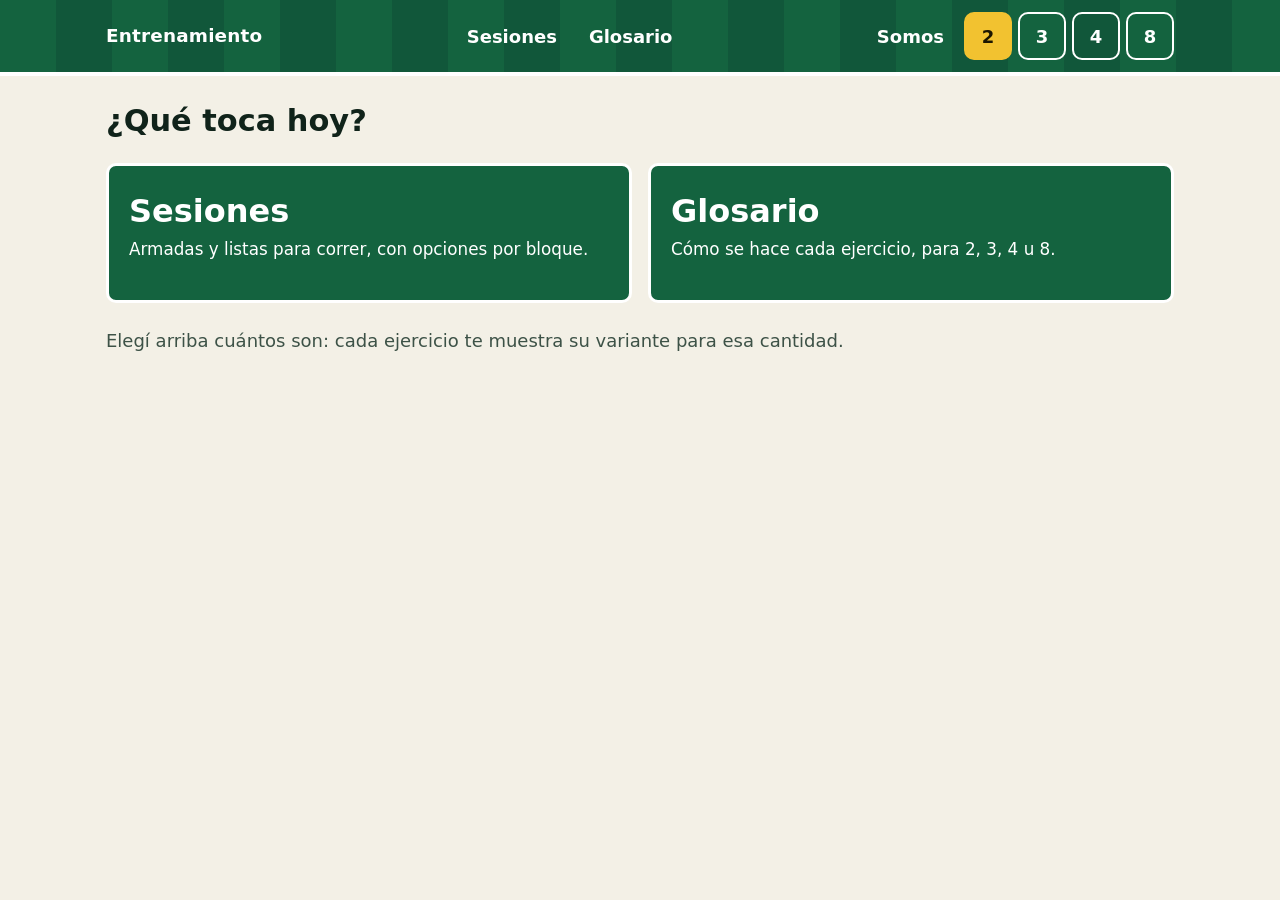
<file: index.html>
<!doctype html>
<html lang="es">
<head>
  <meta charset="utf-8">
  <meta name="viewport" content="width=device-width, initial-scale=1">
  <meta name="color-scheme" content="light dark">
  <title>Entrenamiento</title>
  <meta name="description" content="Sesiones y glosario de ejercicios para entrenar en la cancha.">
  <link rel="icon" href="data:image/svg+xml,%3Csvg xmlns=%27http://www.w3.org/2000/svg%27 viewBox=%270 0 32 32%27%3E%3Crect width=%2732%27 height=%2732%27 fill=%27%2314633f%27/%3E%3Ccircle cx=%2716%27 cy=%2716%27 r=%276%27 fill=%27none%27 stroke=%27white%27 stroke-width=%272%27/%3E%3C/svg%3E">
  <link rel="stylesheet" href="css/style.css">
</head>
<body>
  <main id="app">
    <h1>¿Qué toca hoy?</h1>
    <div class="accesos">
      <a class="acceso" href="sesiones.html"><strong>Sesiones</strong><span>Armadas y listas para correr, con opciones por bloque.</span></a>
      <a class="acceso" href="glosario.html"><strong>Glosario</strong><span>Cómo se hace cada ejercicio, para 2, 3, 4 u 8.</span></a>
    </div>
    <p class="inicio-nota">Elegí arriba cuántos son: cada ejercicio te muestra su variante para esa cantidad.</p>
  </main>
  <script type="module">
    import { renderHeader } from "./js/common.js";
    renderHeader("inicio");
  </script>
</body>
</html>
</file>
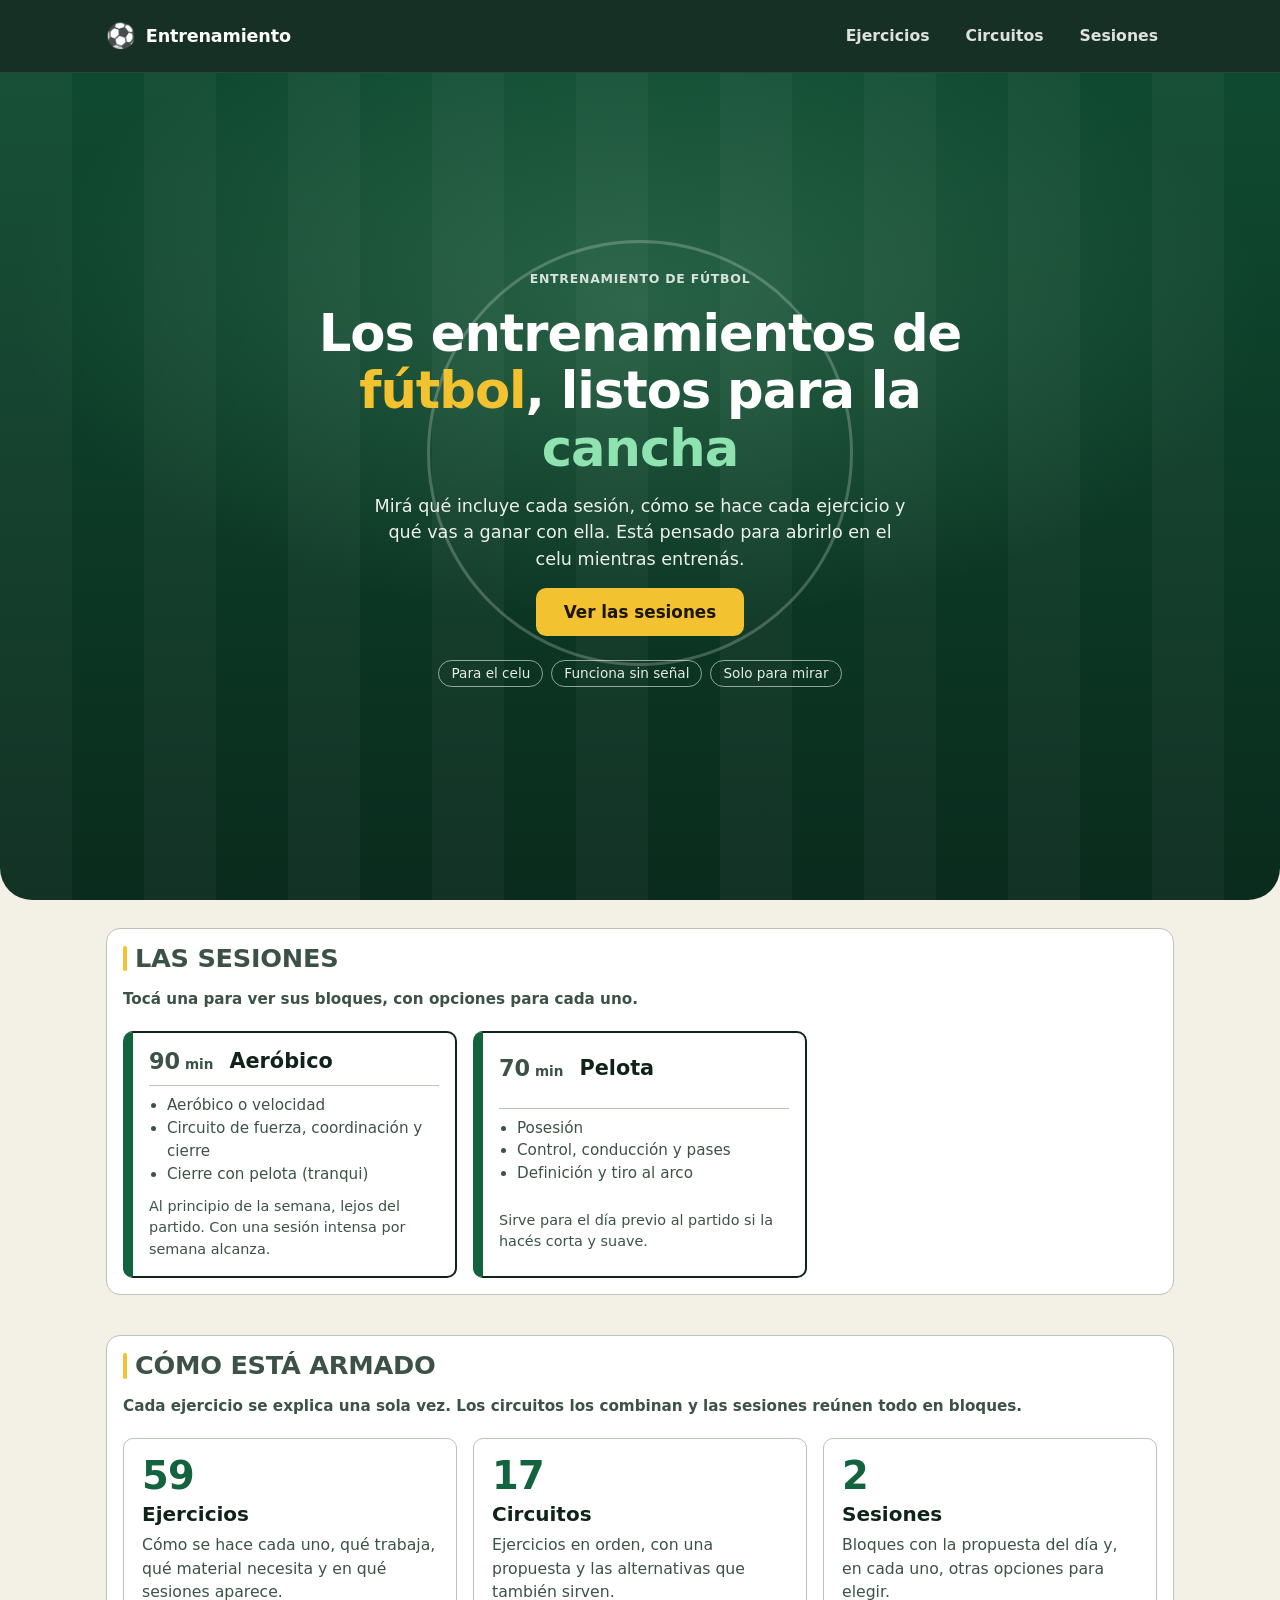
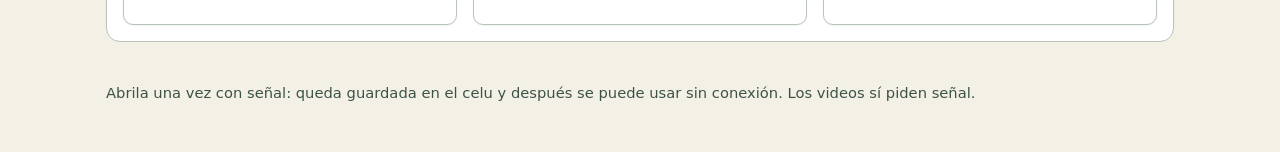
<file: docs/index.html>
<!doctype html>
<html lang="es">
<head>
  <meta charset="utf-8">
  <meta name="viewport" content="width=device-width, initial-scale=1">
  <meta name="color-scheme" content="light dark">
  <title>Entrenamiento de fútbol</title>
  <meta name="description" content="Mirá qué incluye cada sesión de entrenamiento de fútbol y cómo se hace cada ejercicio. Para abrir en el celu en la cancha.">
  <link rel="icon" href="data:image/svg+xml,%3Csvg xmlns=%27http://www.w3.org/2000/svg%27 viewBox=%270 0 32 32%27%3E%3Crect width=%2732%27 height=%2732%27 fill=%27%2314633f%27/%3E%3Ccircle cx=%2716%27 cy=%2716%27 r=%276%27 fill=%27none%27 stroke=%27white%27 stroke-width=%272%27/%3E%3C/svg%3E">
  <meta name="theme-color" content="#14633f" media="(prefers-color-scheme: light)">
  <meta name="theme-color" content="#0f4a30" media="(prefers-color-scheme: dark)">
  <link rel="manifest" href="manifest.webmanifest">
  <link rel="apple-touch-icon" href="img/icon-180.png">
  <link rel="stylesheet" href="css/style.css">
  <link rel="stylesheet" href="css/pages/inicio.css">
</head>
<body>
  <!-- El header lo inyecta js/common.js (renderHeader) justo antes de este hero. -->
  <section class="hero" aria-labelledby="hero-titulo">
    <div class="hero__contenido">
      <p class="hero__eyebrow">Entrenamiento de fútbol</p>
      <h1 class="hero__titulo" id="hero-titulo">Los entrenamientos de <em class="hero__clave hero__clave--a">fútbol</em>, listos para la <em class="hero__clave hero__clave--b">cancha</em></h1>
      <p class="hero__texto">Mirá qué incluye cada sesión, cómo se hace cada ejercicio y qué vas a ganar con ella. Está pensado para abrirlo en el celu mientras entrenás.</p>
      <a class="hero__cta" href="#sesiones">Ver las sesiones</a>
      <ul class="hero__datos" aria-label="Qué tiene la web">
        <li>Para el celu</li>
        <li>Funciona sin señal</li>
        <li>Solo para mirar</li>
      </ul>
    </div>
  </section>

  <main id="app">
    <section class="seccion" id="sesiones" aria-labelledby="t-sesiones">
      <h2 class="seccion__titulo" id="t-sesiones">Las sesiones</h2>
      <p class="seccion__sub">Tocá una para ver sus bloques, con opciones para cada uno.</p>
      <div class="grid-sesiones" id="lista-sesiones" aria-busy="true">
        <div class="esqueleto"></div><div class="esqueleto"></div><div class="esqueleto"></div><div class="esqueleto"></div>
      </div>
    </section>

    <section class="seccion" aria-labelledby="t-armado">
      <h2 class="seccion__titulo" id="t-armado">Cómo está armado</h2>
      <p class="seccion__sub">Cada ejercicio se explica una sola vez. Los circuitos los combinan y las sesiones reúnen todo en bloques.</p>
      <div class="pasos">
        <a class="paso" href="glosario.html">
          <span class="paso__n" id="n-ejercicios">–</span>
          <strong class="paso__nombre">Ejercicios</strong>
          <span class="paso__texto">Cómo se hace cada uno, qué trabaja, qué material necesita y en qué sesiones aparece.</span>
        </a>
        <a class="paso" href="circuitos.html">
          <span class="paso__n" id="n-circuitos">–</span>
          <strong class="paso__nombre">Circuitos</strong>
          <span class="paso__texto">Ejercicios en orden, con una propuesta y las alternativas que también sirven.</span>
        </a>
        <a class="paso" href="sesiones.html">
          <span class="paso__n" id="n-sesiones">–</span>
          <strong class="paso__nombre">Sesiones</strong>
          <span class="paso__texto">Bloques con la propuesta del día y, en cada uno, otras opciones para elegir.</span>
        </a>
      </div>
    </section>

    <p class="nota-offline">Abrila una vez con señal: queda guardada en el celu y después se puede usar sin conexión. Los videos sí piden señal.</p>
  </main>
  <script type="module" src="js/inicio.js"></script>
</body>
</html>
</file>
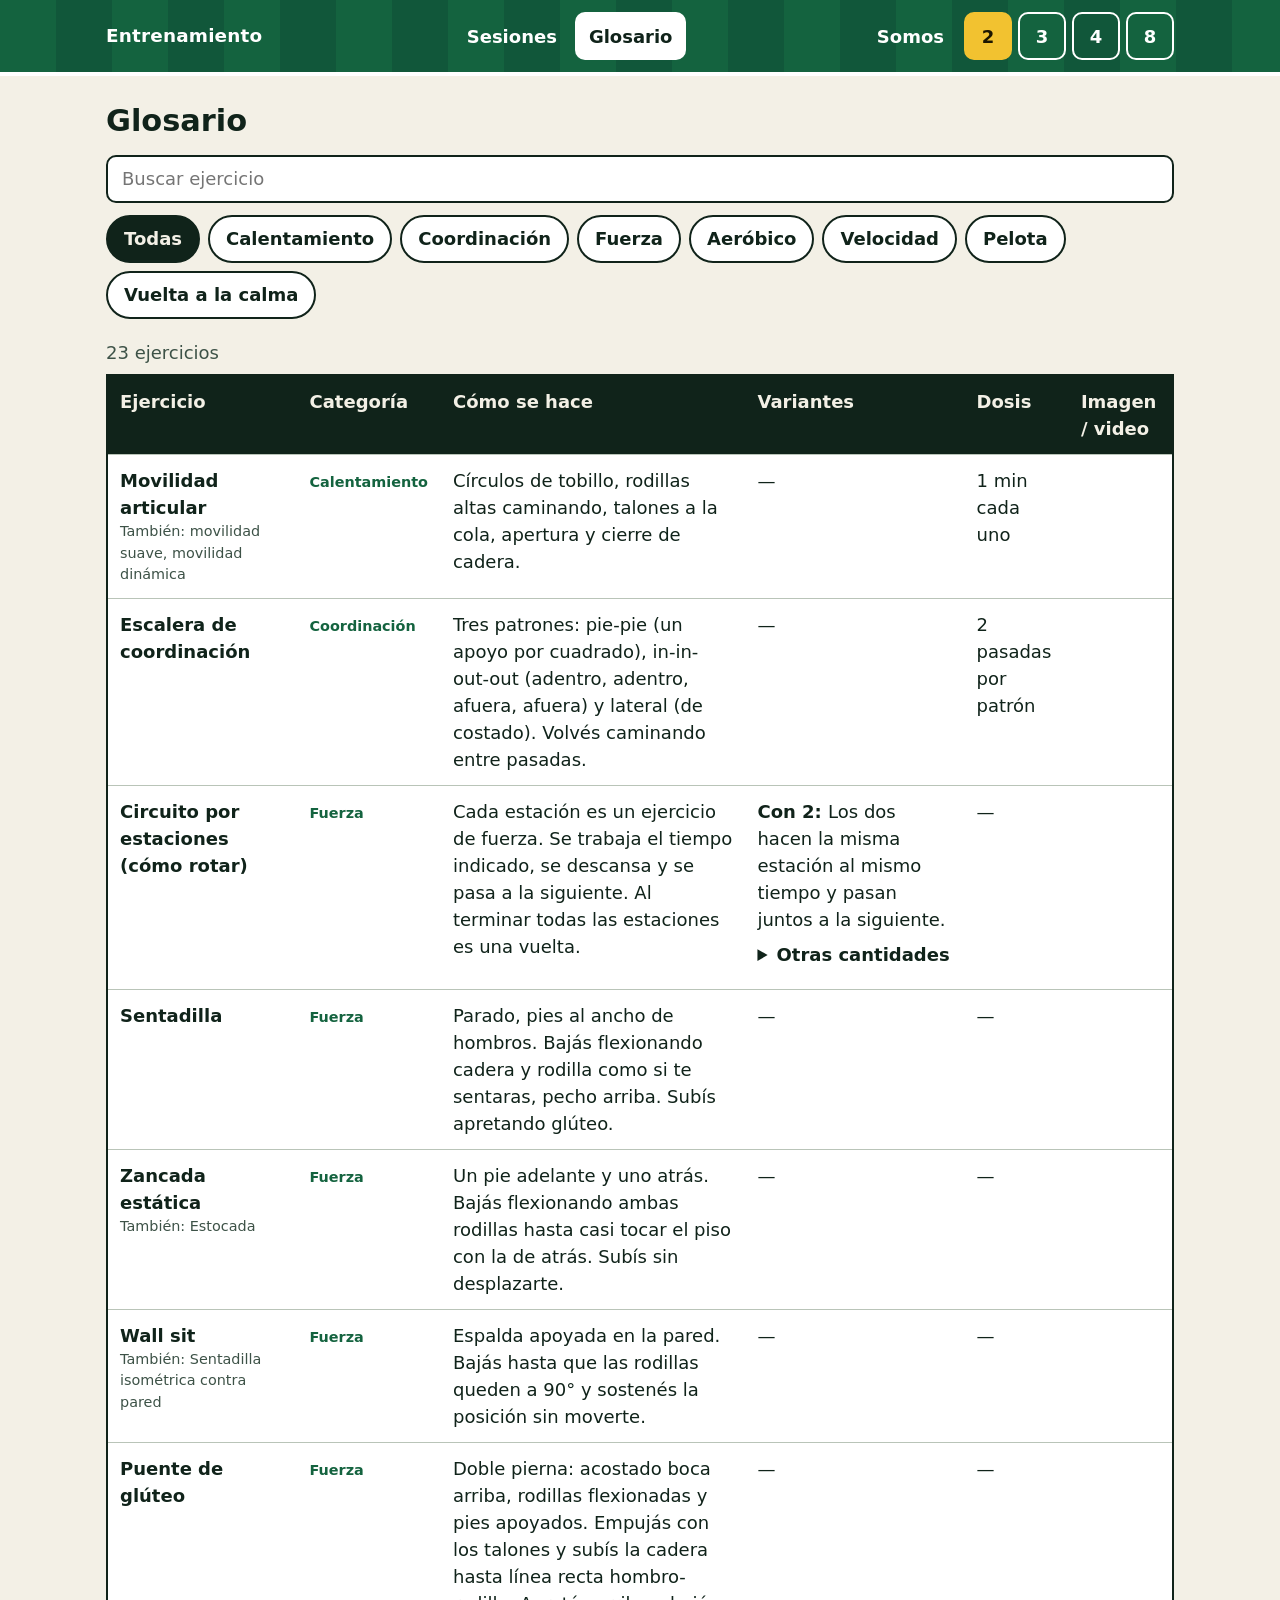
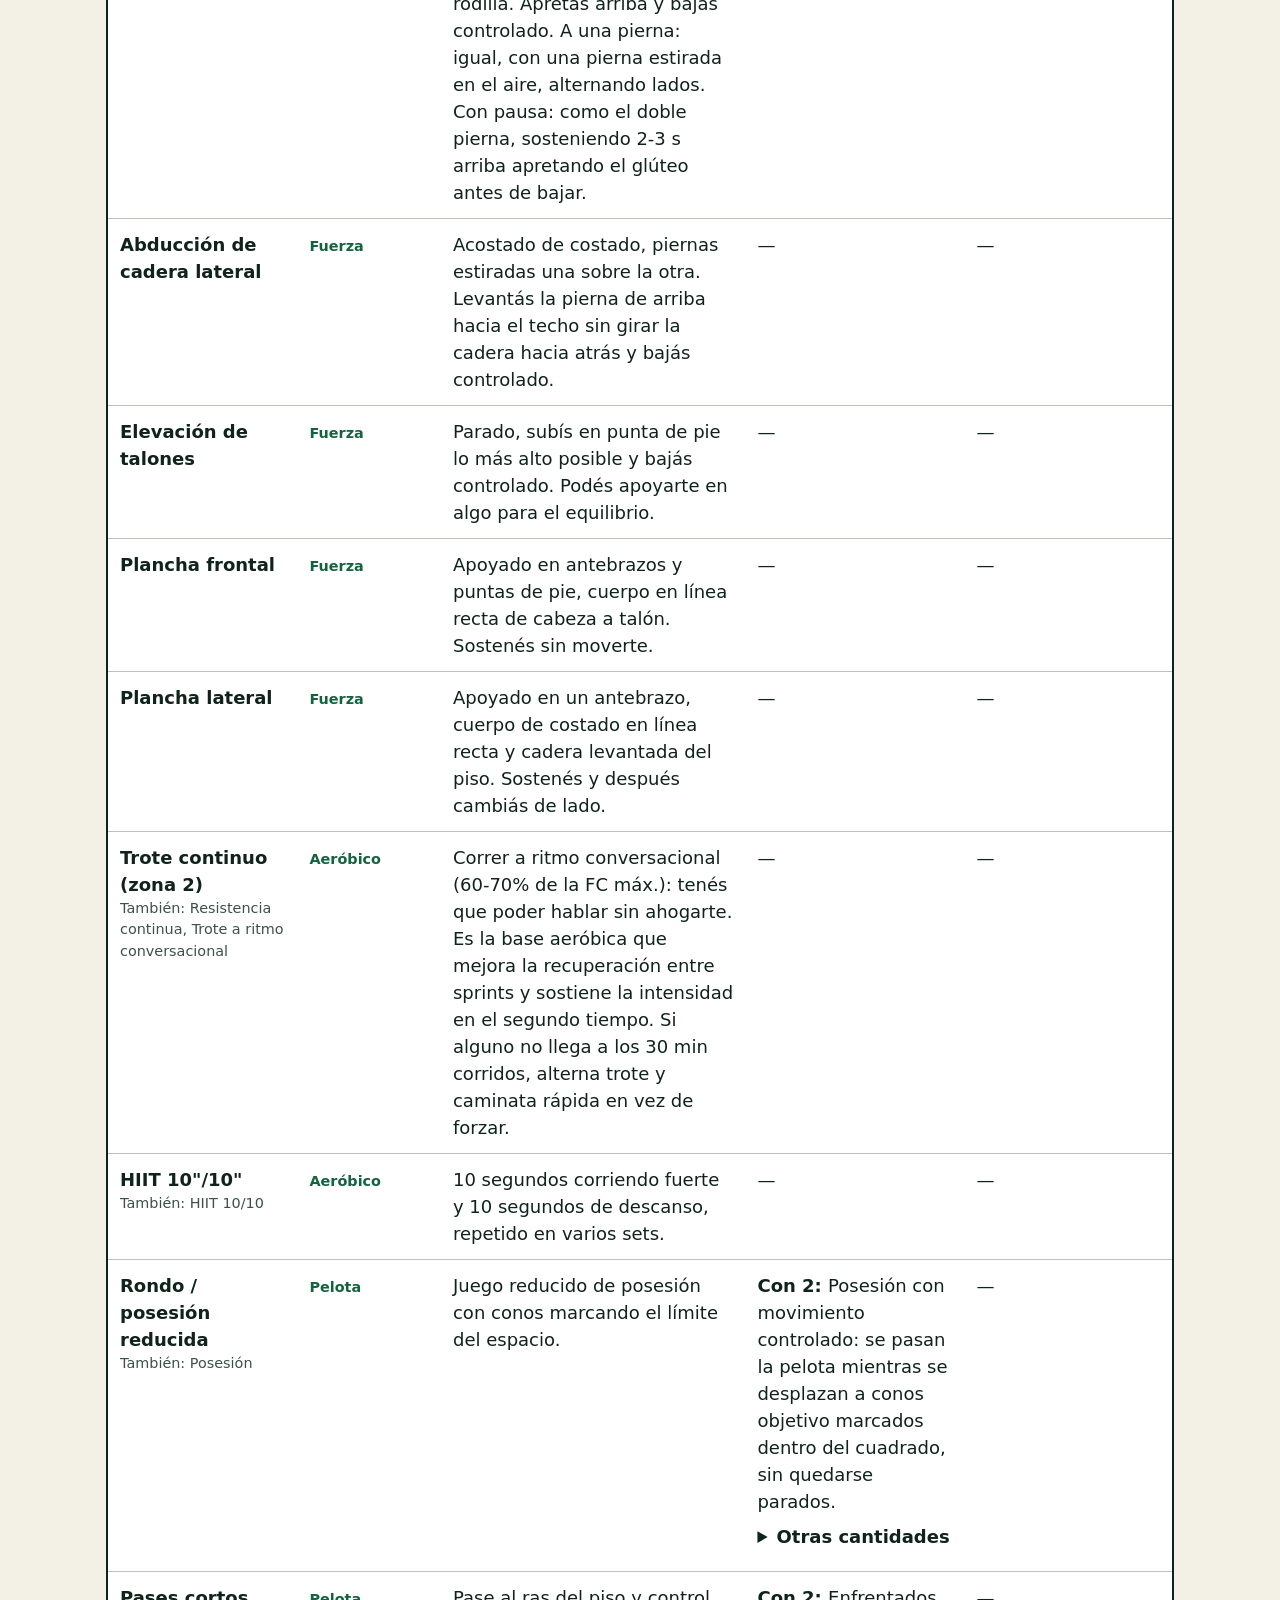
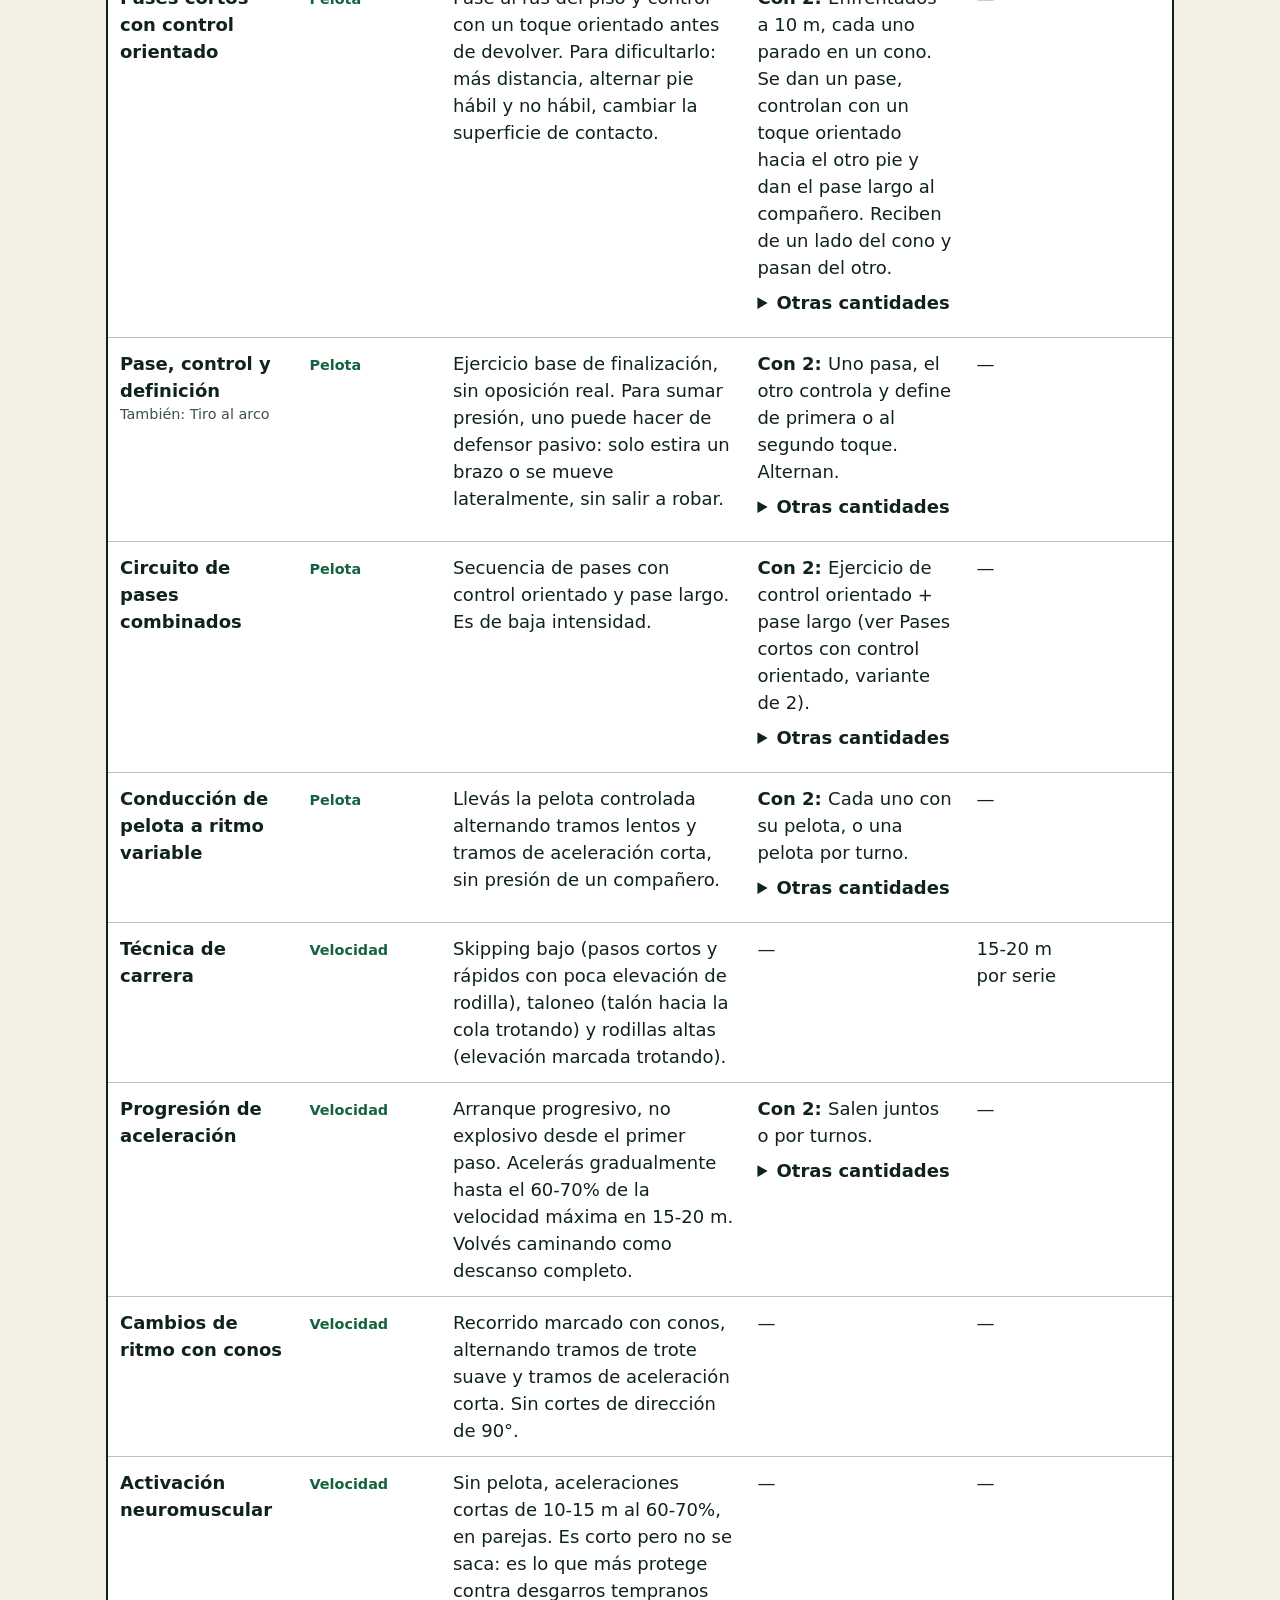
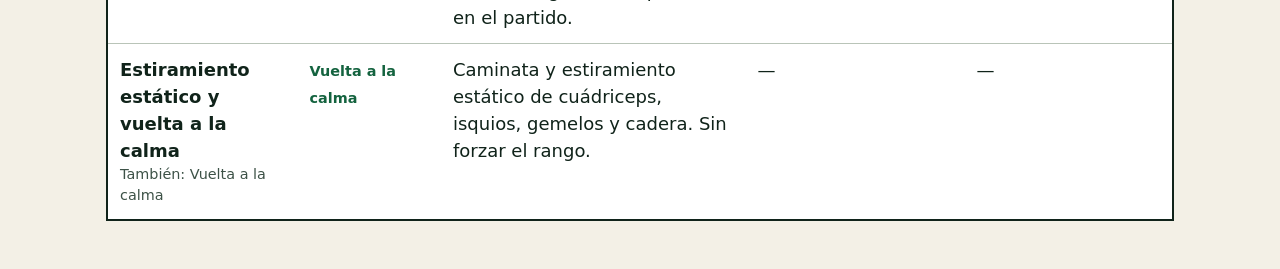
<file: glosario.html>
<!doctype html>
<html lang="es">
<head>
  <meta charset="utf-8">
  <meta name="viewport" content="width=device-width, initial-scale=1">
  <meta name="color-scheme" content="light dark">
  <title>Glosario de ejercicios</title>
  <meta name="description" content="Cómo se hace cada ejercicio, con la variante según cuántos son.">
  <link rel="icon" href="data:image/svg+xml,%3Csvg xmlns=%27http://www.w3.org/2000/svg%27 viewBox=%270 0 32 32%27%3E%3Crect width=%2732%27 height=%2732%27 fill=%27%2314633f%27/%3E%3Ccircle cx=%2716%27 cy=%2716%27 r=%276%27 fill=%27none%27 stroke=%27white%27 stroke-width=%272%27/%3E%3C/svg%3E">
  <link rel="stylesheet" href="css/style.css">
</head>
<body>
  <main id="app">
    <h1>Glosario</h1>
    <p>Cargando…</p>
  </main>
  <script type="module" src="js/glosario.js"></script>
</body>
</html>
</file>
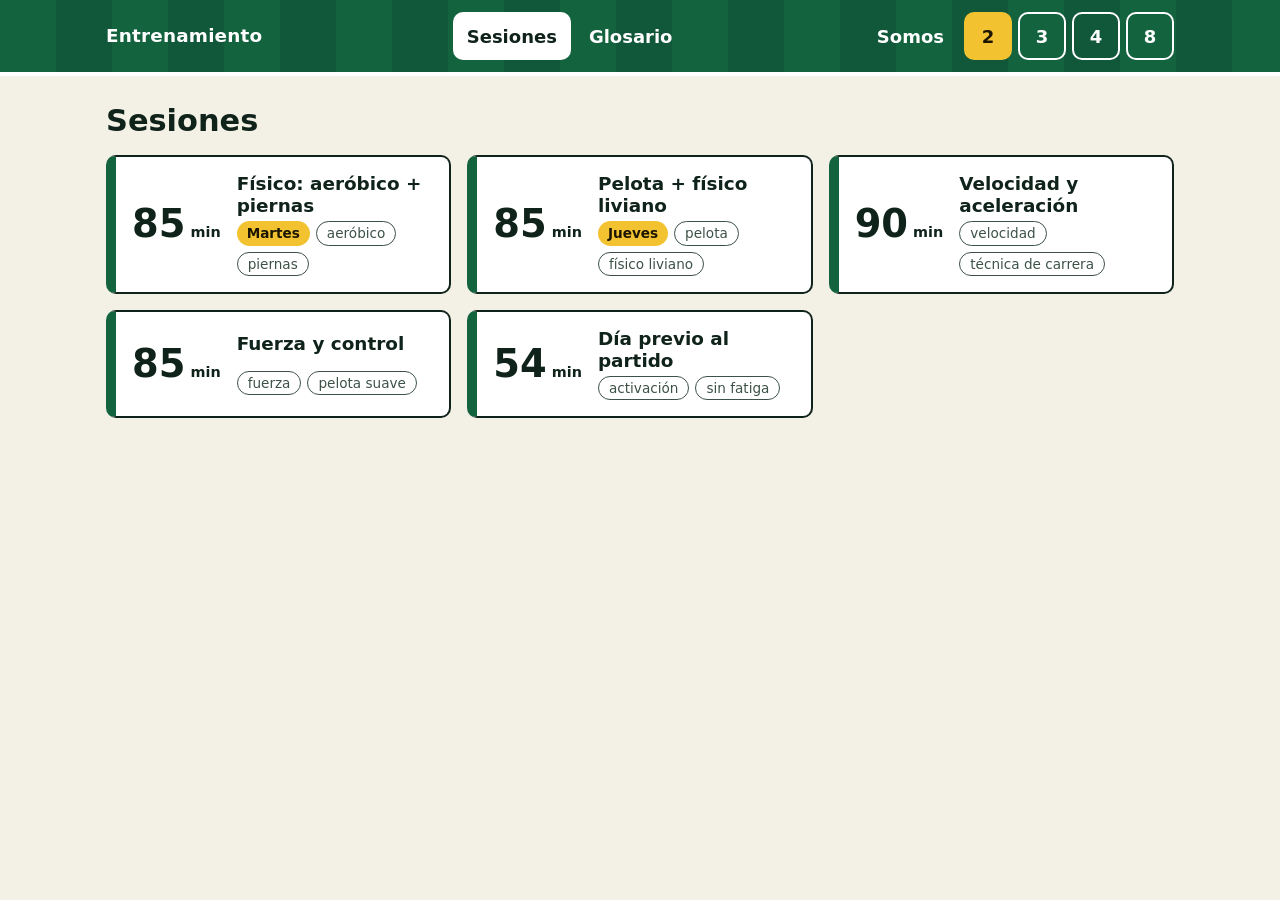
<file: sesiones.html>
<!doctype html>
<html lang="es">
<head>
  <meta charset="utf-8">
  <meta name="viewport" content="width=device-width, initial-scale=1">
  <meta name="color-scheme" content="light dark">
  <title>Sesiones</title>
  <meta name="description" content="Sesiones de entrenamiento armadas, con opciones por bloque.">
  <link rel="icon" href="data:image/svg+xml,%3Csvg xmlns=%27http://www.w3.org/2000/svg%27 viewBox=%270 0 32 32%27%3E%3Crect width=%2732%27 height=%2732%27 fill=%27%2314633f%27/%3E%3Ccircle cx=%2716%27 cy=%2716%27 r=%276%27 fill=%27none%27 stroke=%27white%27 stroke-width=%272%27/%3E%3C/svg%3E">
  <link rel="stylesheet" href="css/style.css">
</head>
<body>
  <main id="app">
    <h1>Sesiones</h1>
    <p>Cargando…</p>
  </main>
  <script type="module" src="js/sesiones.js"></script>
</body>
</html>
</file>
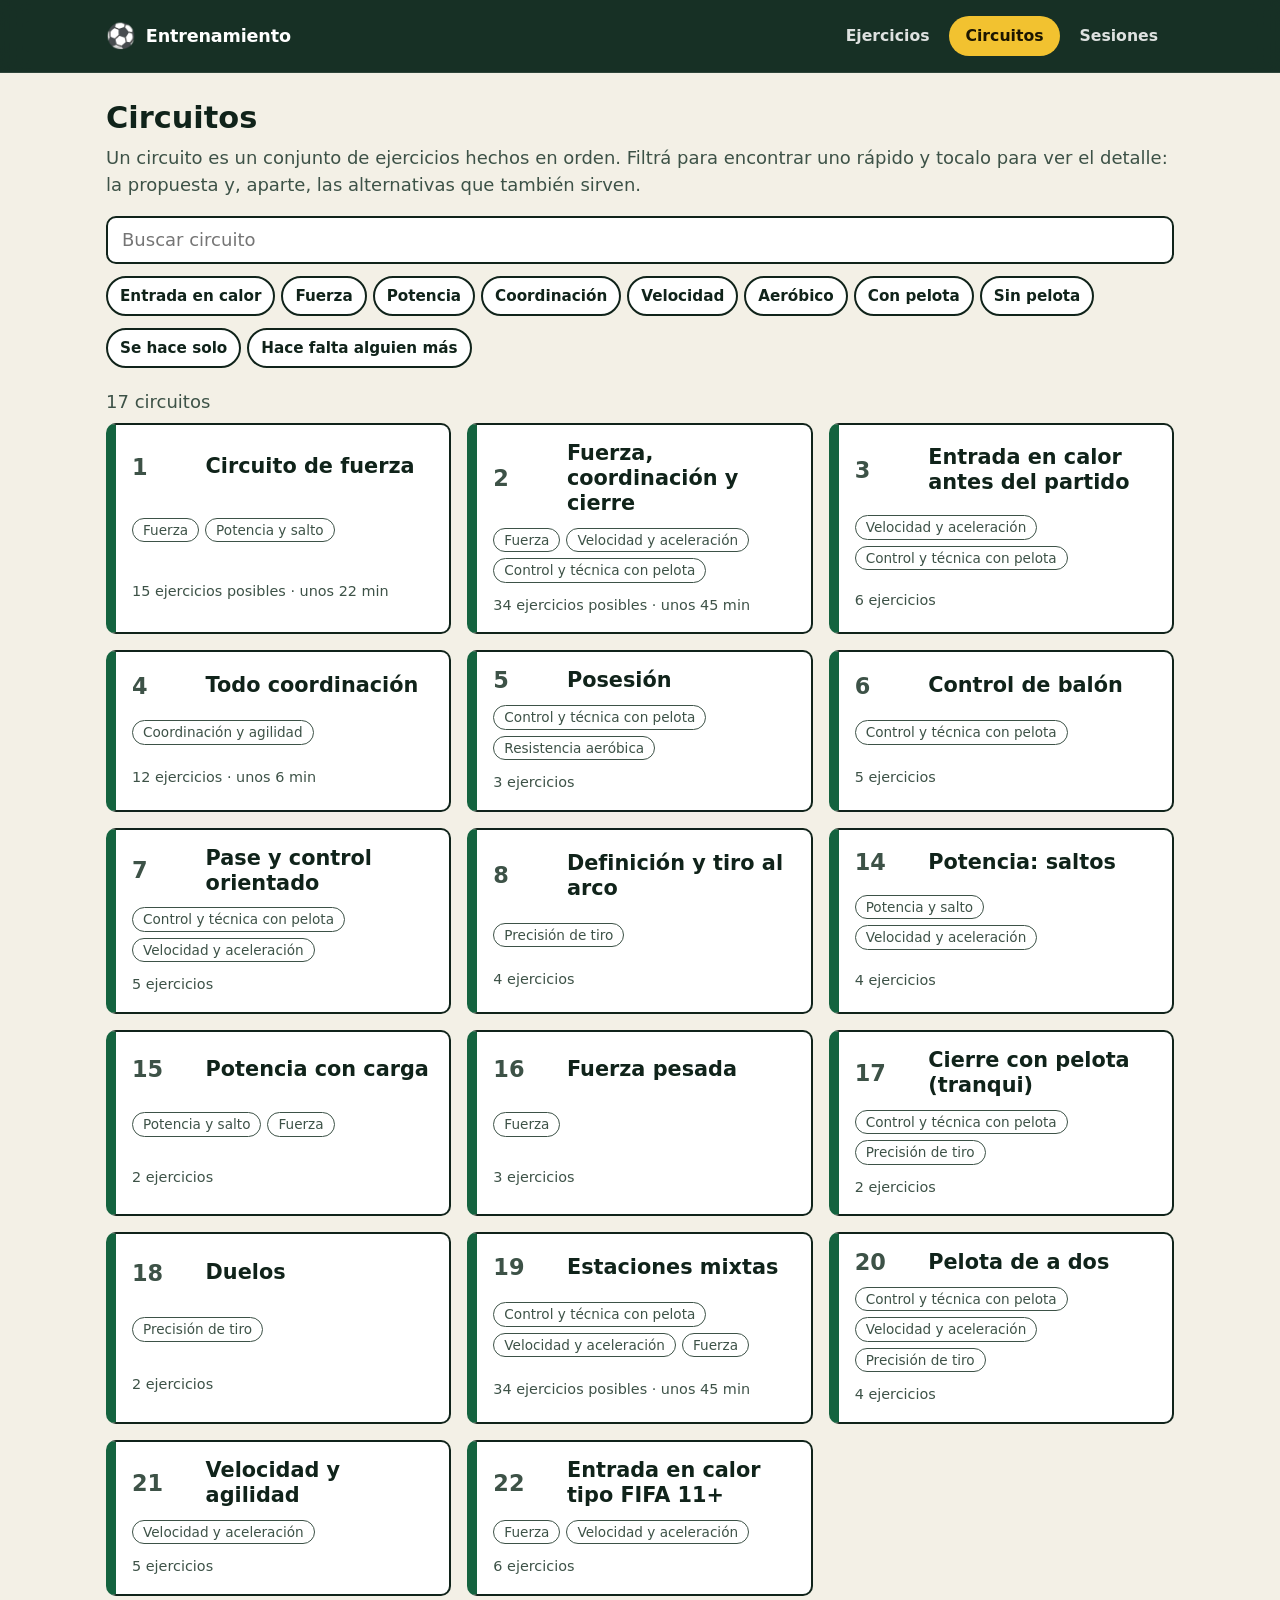
<file: docs/circuitos.html>
<!doctype html>
<html lang="es">
<head>
  <meta charset="utf-8">
  <meta name="viewport" content="width=device-width, initial-scale=1">
  <meta name="color-scheme" content="light dark">
  <title>Circuitos</title>
  <meta name="description" content="Circuitos: conjuntos de ejercicios en orden, con sus vueltas y descansos.">
  <link rel="icon" href="data:image/svg+xml,%3Csvg xmlns=%27http://www.w3.org/2000/svg%27 viewBox=%270 0 32 32%27%3E%3Crect width=%2732%27 height=%2732%27 fill=%27%2314633f%27/%3E%3Ccircle cx=%2716%27 cy=%2716%27 r=%276%27 fill=%27none%27 stroke=%27white%27 stroke-width=%272%27/%3E%3C/svg%3E">
  <meta name="theme-color" content="#14633f" media="(prefers-color-scheme: light)">
  <meta name="theme-color" content="#0f4a30" media="(prefers-color-scheme: dark)">
  <link rel="manifest" href="manifest.webmanifest">
  <link rel="apple-touch-icon" href="img/icon-180.png">
  <link rel="stylesheet" href="css/style.css">
</head>
<body>
  <main id="app">
    <h1>Circuitos</h1>
    <p>Cargando…</p>
  </main>
  <script type="module" src="js/circuitos.js"></script>
</body>
</html>
</file>
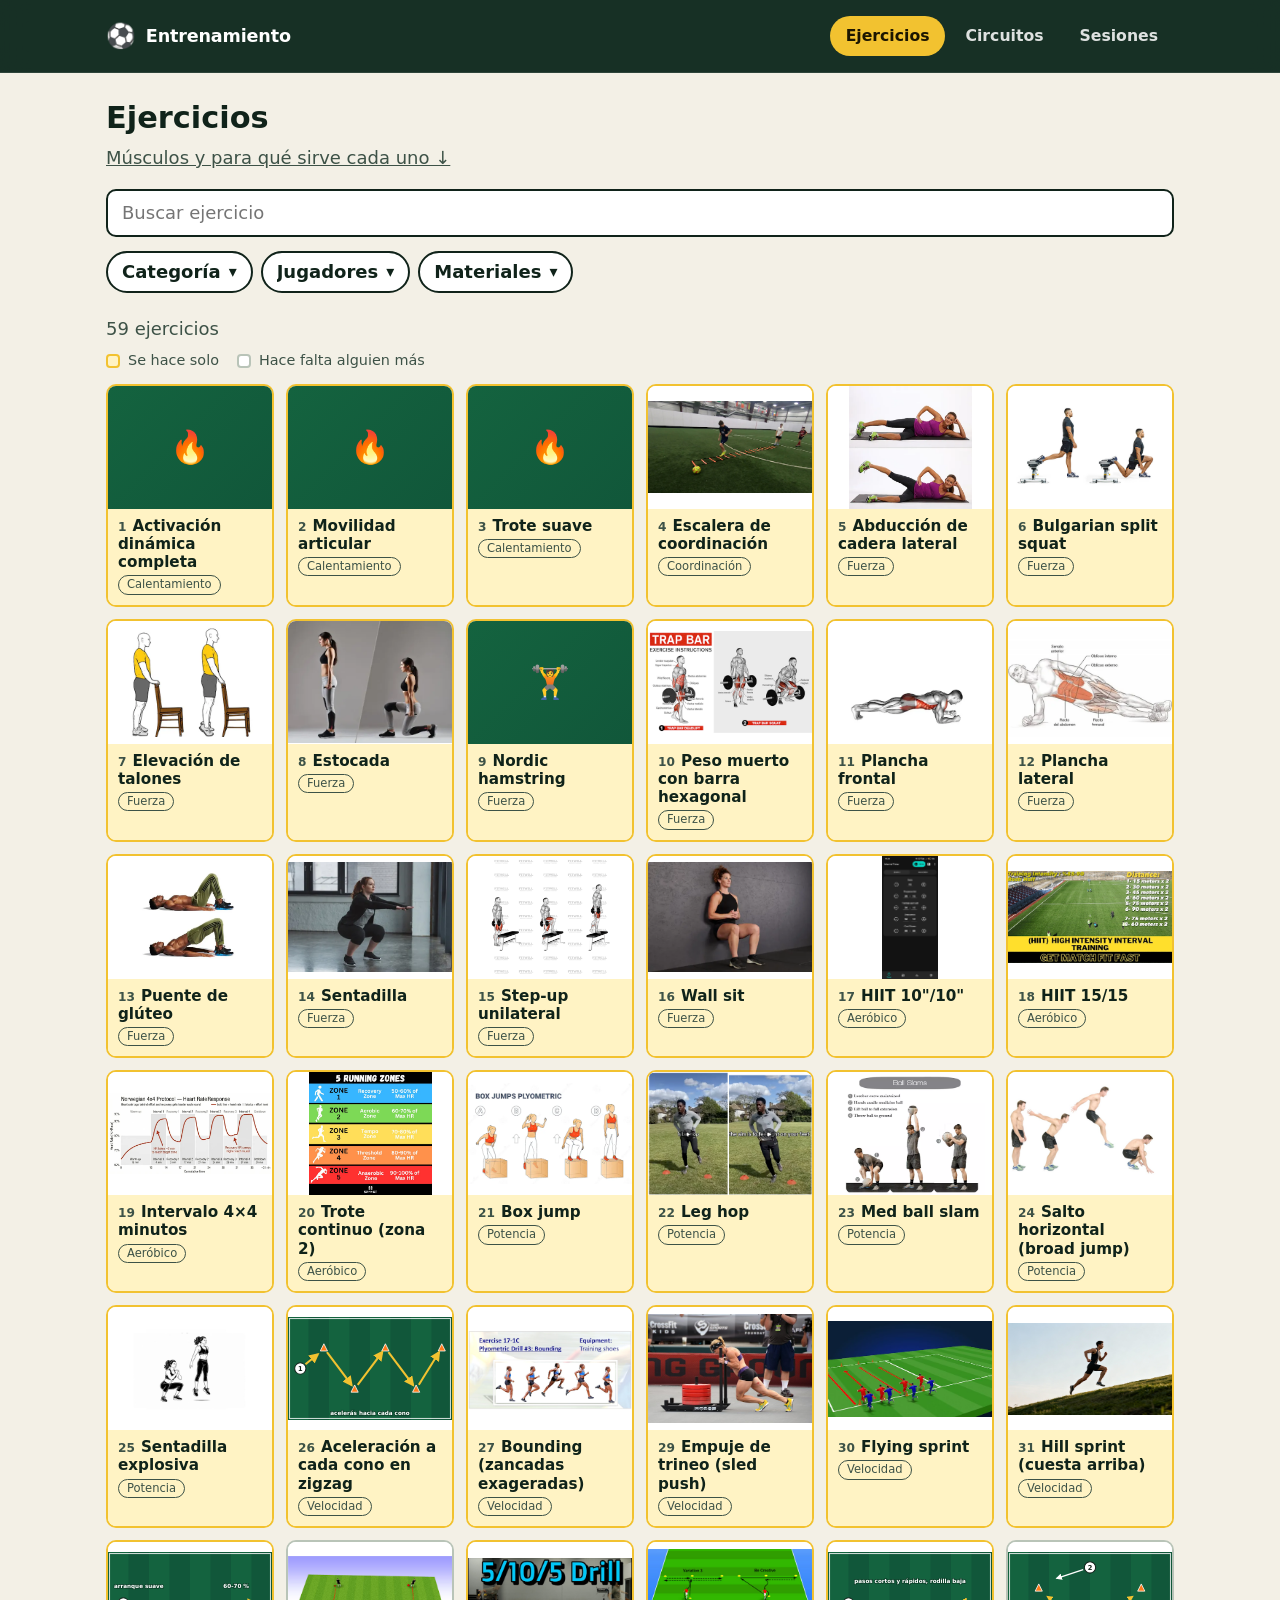
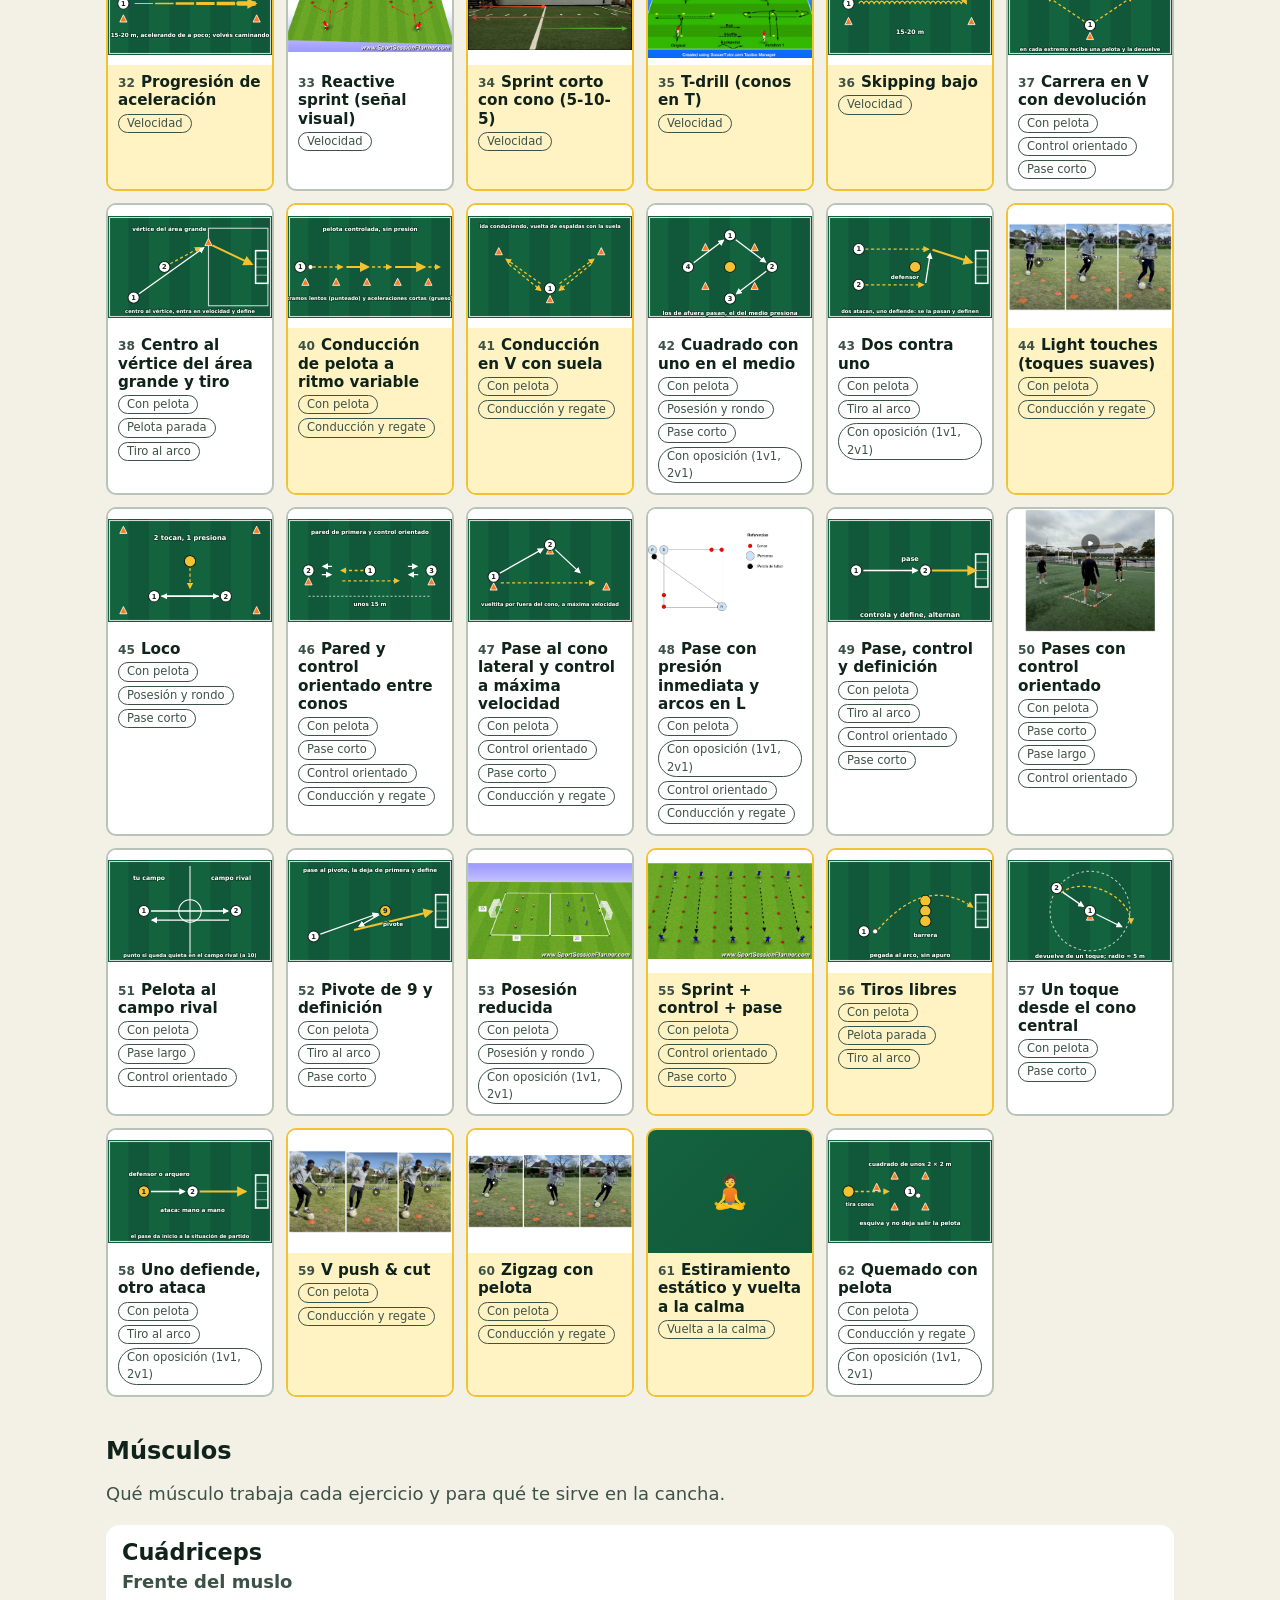
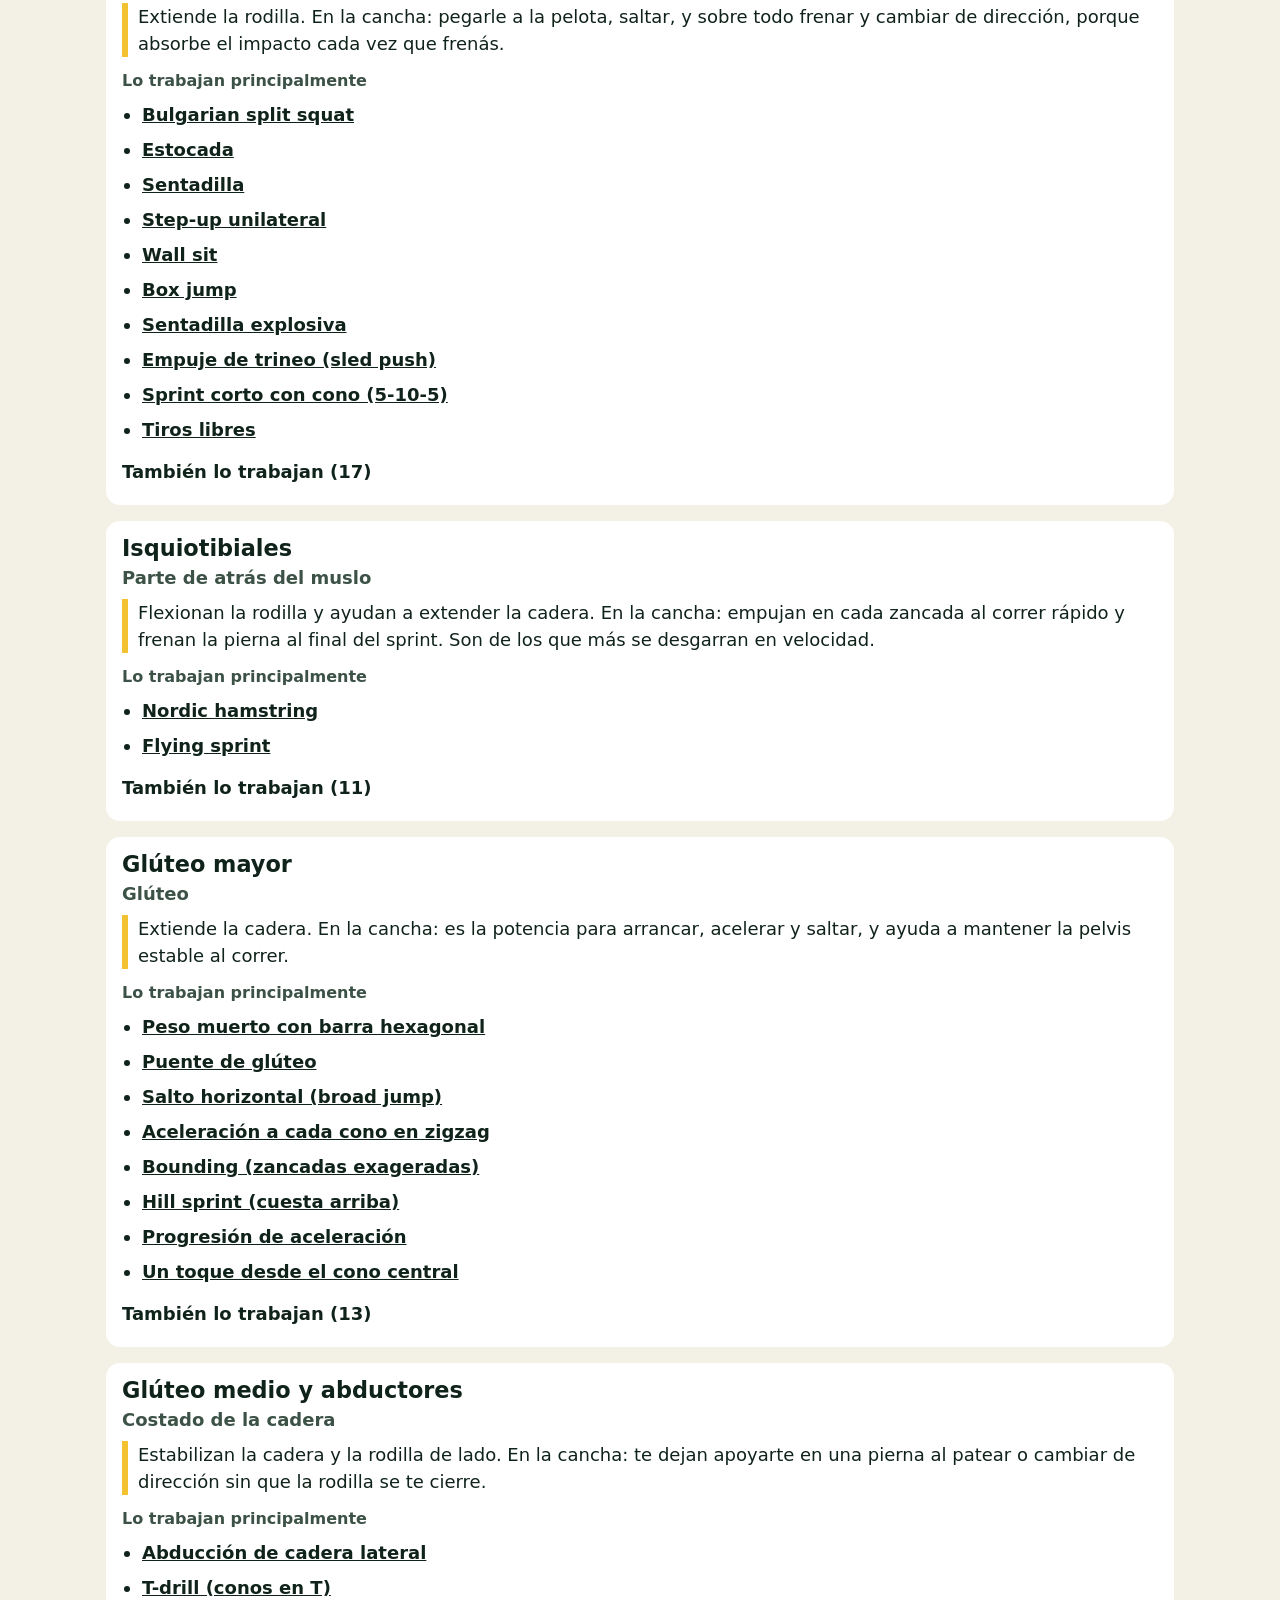
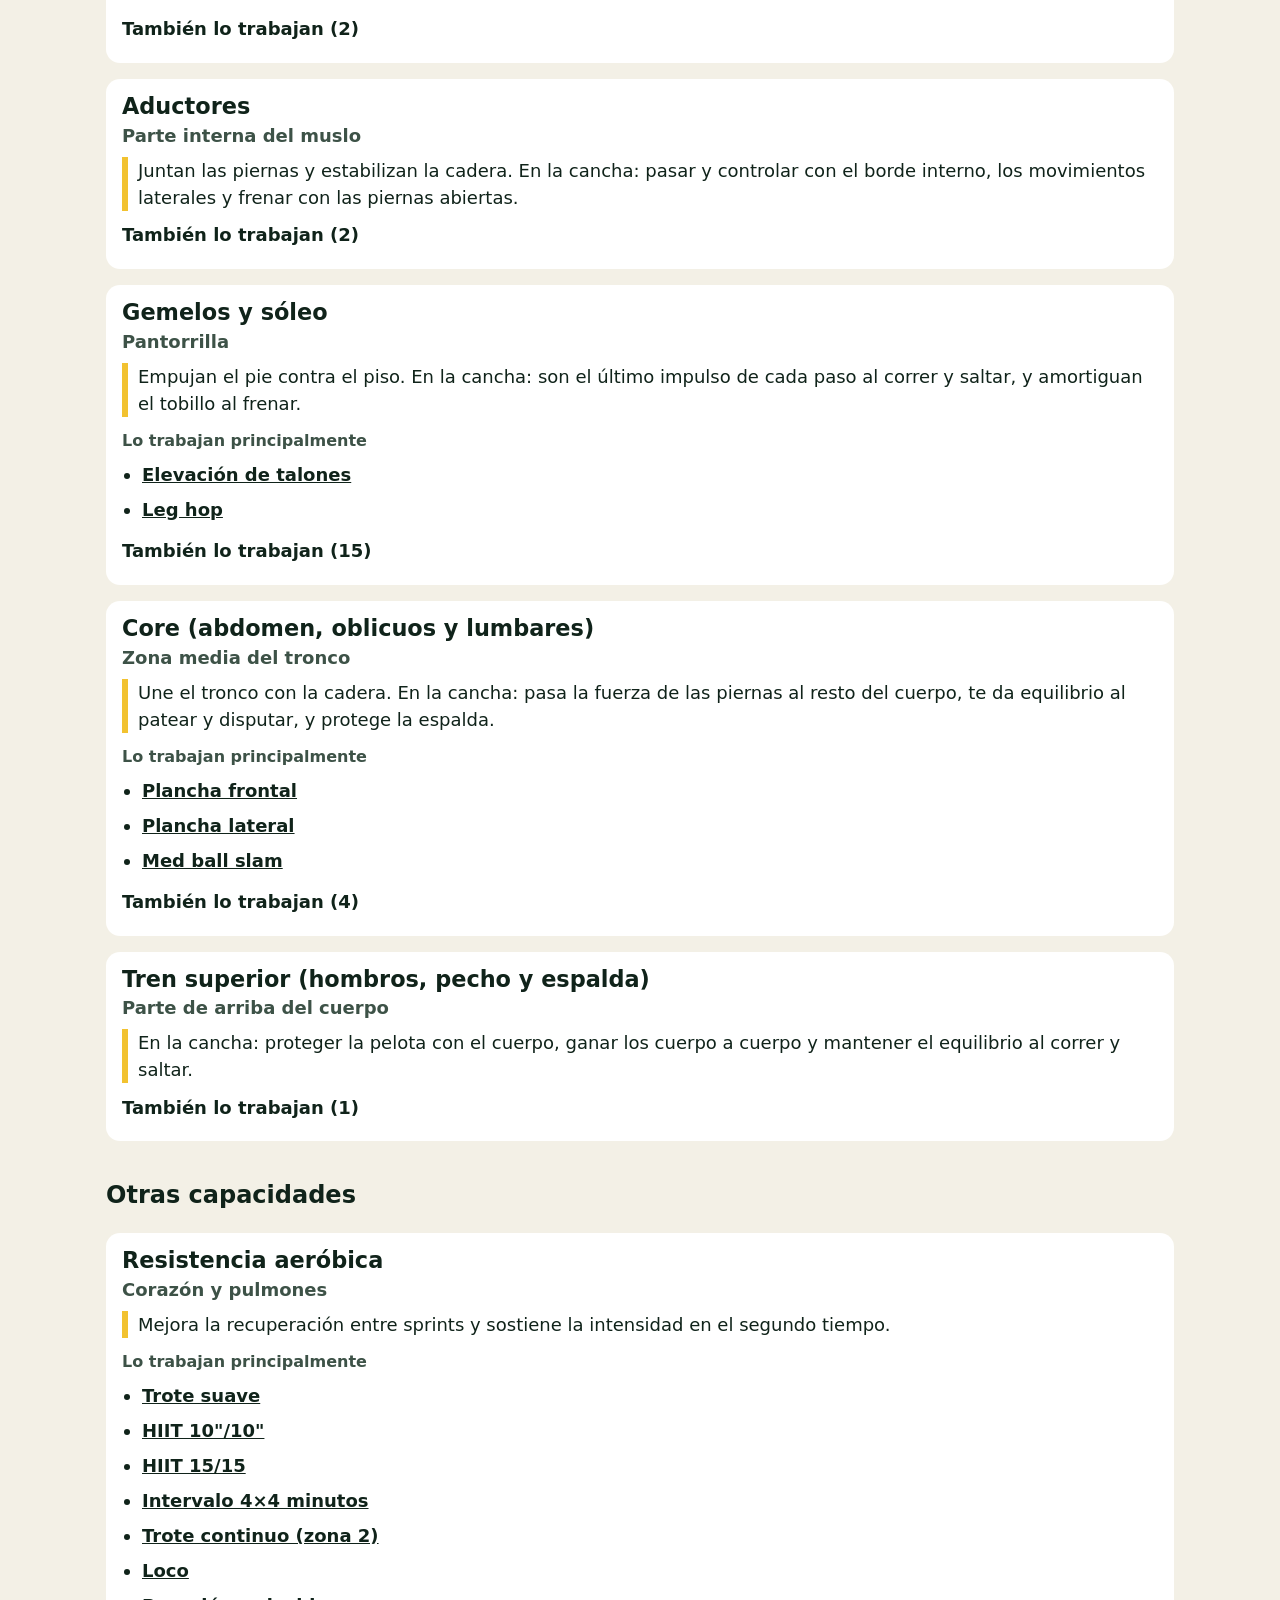
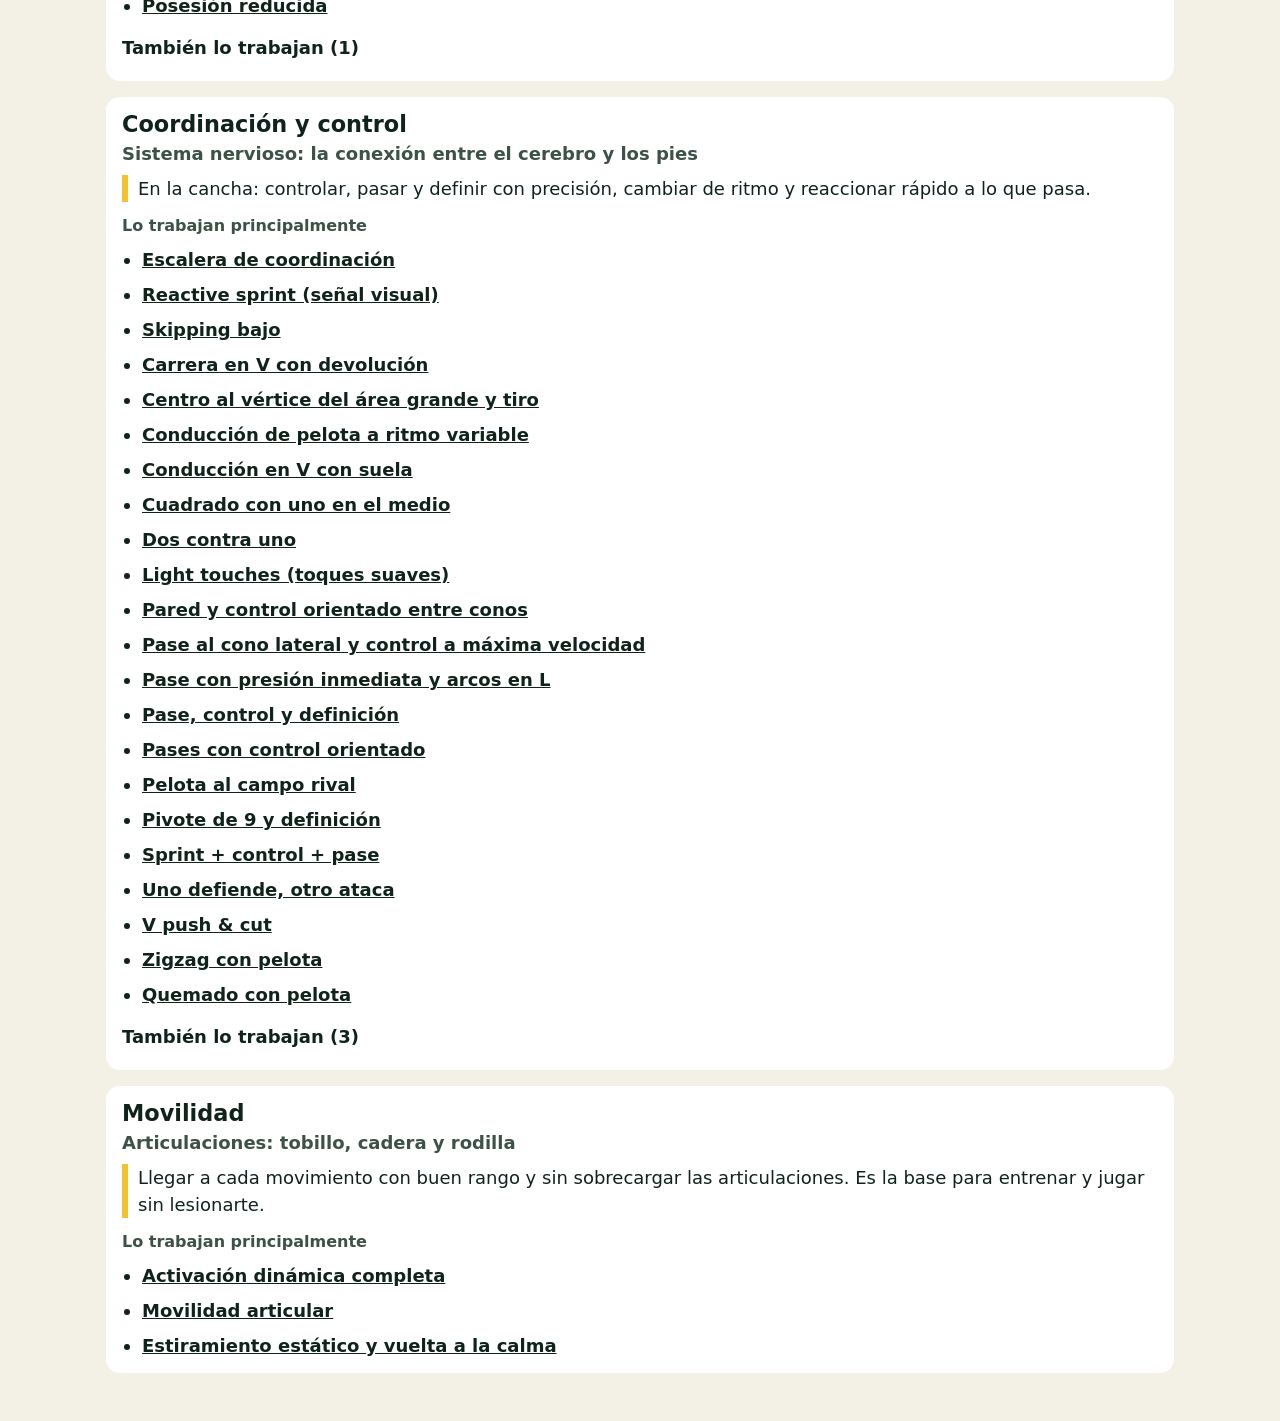
<file: docs/glosario.html>
<!doctype html>
<html lang="es">
<head>
  <meta charset="utf-8">
  <meta name="viewport" content="width=device-width, initial-scale=1">
  <meta name="color-scheme" content="light dark">
  <title>Ejercicios</title>
  <meta name="description" content="Cómo se hace cada ejercicio, con la variante según cuántos son, y qué músculo trabaja cada uno.">
  <link rel="icon" href="data:image/svg+xml,%3Csvg xmlns=%27http://www.w3.org/2000/svg%27 viewBox=%270 0 32 32%27%3E%3Crect width=%2732%27 height=%2732%27 fill=%27%2314633f%27/%3E%3Ccircle cx=%2716%27 cy=%2716%27 r=%276%27 fill=%27none%27 stroke=%27white%27 stroke-width=%272%27/%3E%3C/svg%3E">
  <meta name="theme-color" content="#14633f" media="(prefers-color-scheme: light)">
  <meta name="theme-color" content="#0f4a30" media="(prefers-color-scheme: dark)">
  <link rel="manifest" href="manifest.webmanifest">
  <link rel="apple-touch-icon" href="img/icon-180.png">
  <link rel="stylesheet" href="css/style.css">
</head>
<body>
  <main id="app">
    <h1>Ejercicios</h1>
    <p>Cargando…</p>
  </main>
  <script type="module" src="js/glosario.js"></script>
</body>
</html>
</file>
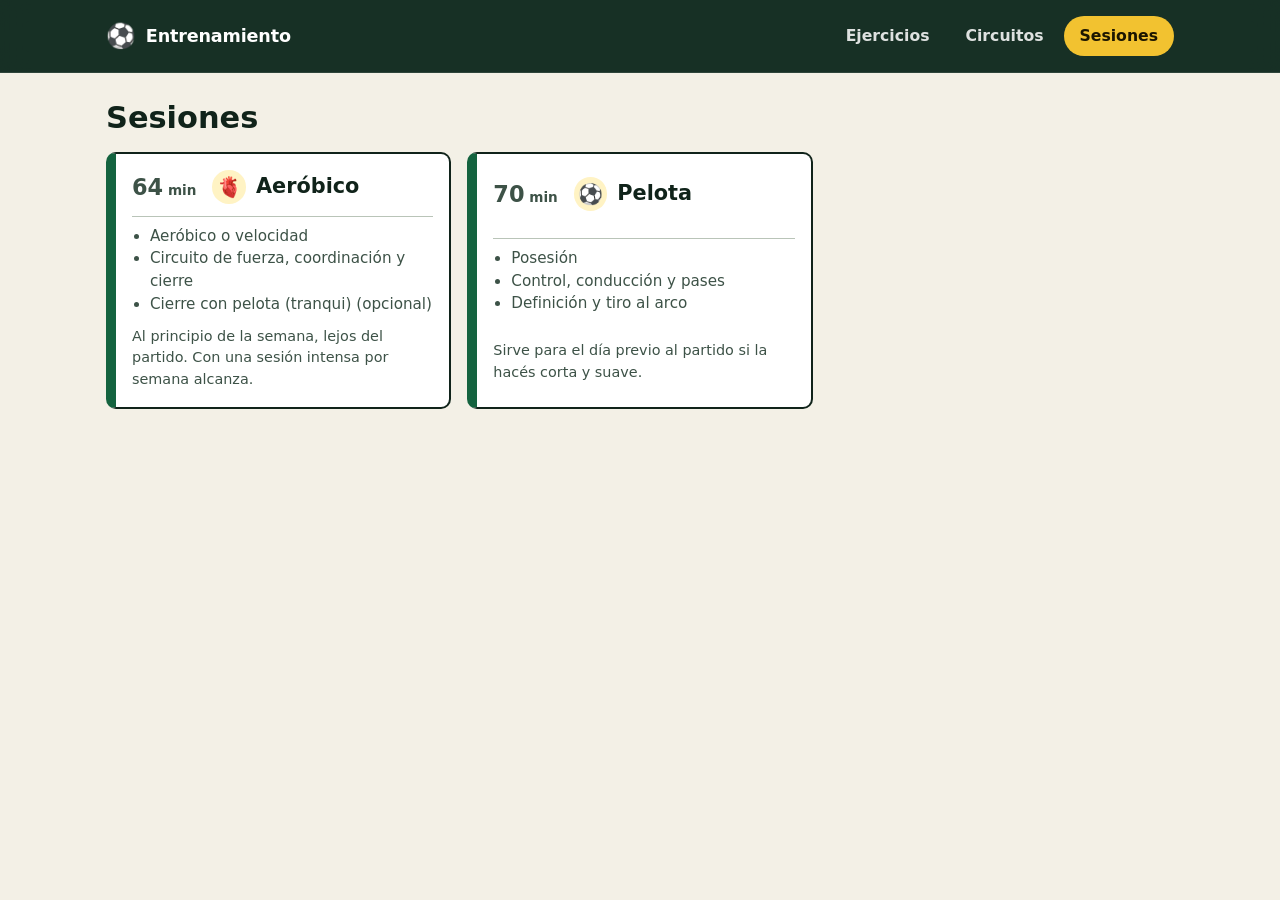
<file: docs/sesiones.html>
<!doctype html>
<html lang="es">
<head>
  <meta charset="utf-8">
  <meta name="viewport" content="width=device-width, initial-scale=1">
  <meta name="color-scheme" content="light dark">
  <title>Sesiones</title>
  <meta name="description" content="Sesiones de entrenamiento armadas, con opciones por bloque.">
  <link rel="icon" href="data:image/svg+xml,%3Csvg xmlns=%27http://www.w3.org/2000/svg%27 viewBox=%270 0 32 32%27%3E%3Crect width=%2732%27 height=%2732%27 fill=%27%2314633f%27/%3E%3Ccircle cx=%2716%27 cy=%2716%27 r=%276%27 fill=%27none%27 stroke=%27white%27 stroke-width=%272%27/%3E%3C/svg%3E">
  <meta name="theme-color" content="#14633f" media="(prefers-color-scheme: light)">
  <meta name="theme-color" content="#0f4a30" media="(prefers-color-scheme: dark)">
  <link rel="manifest" href="manifest.webmanifest">
  <link rel="apple-touch-icon" href="img/icon-180.png">
  <link rel="stylesheet" href="css/style.css">
</head>
<body>
  <main id="app">
    <h1>Sesiones</h1>
    <p>Cargando…</p>
  </main>
  <script type="module" src="js/sesiones.js"></script>
</body>
</html>
</file>
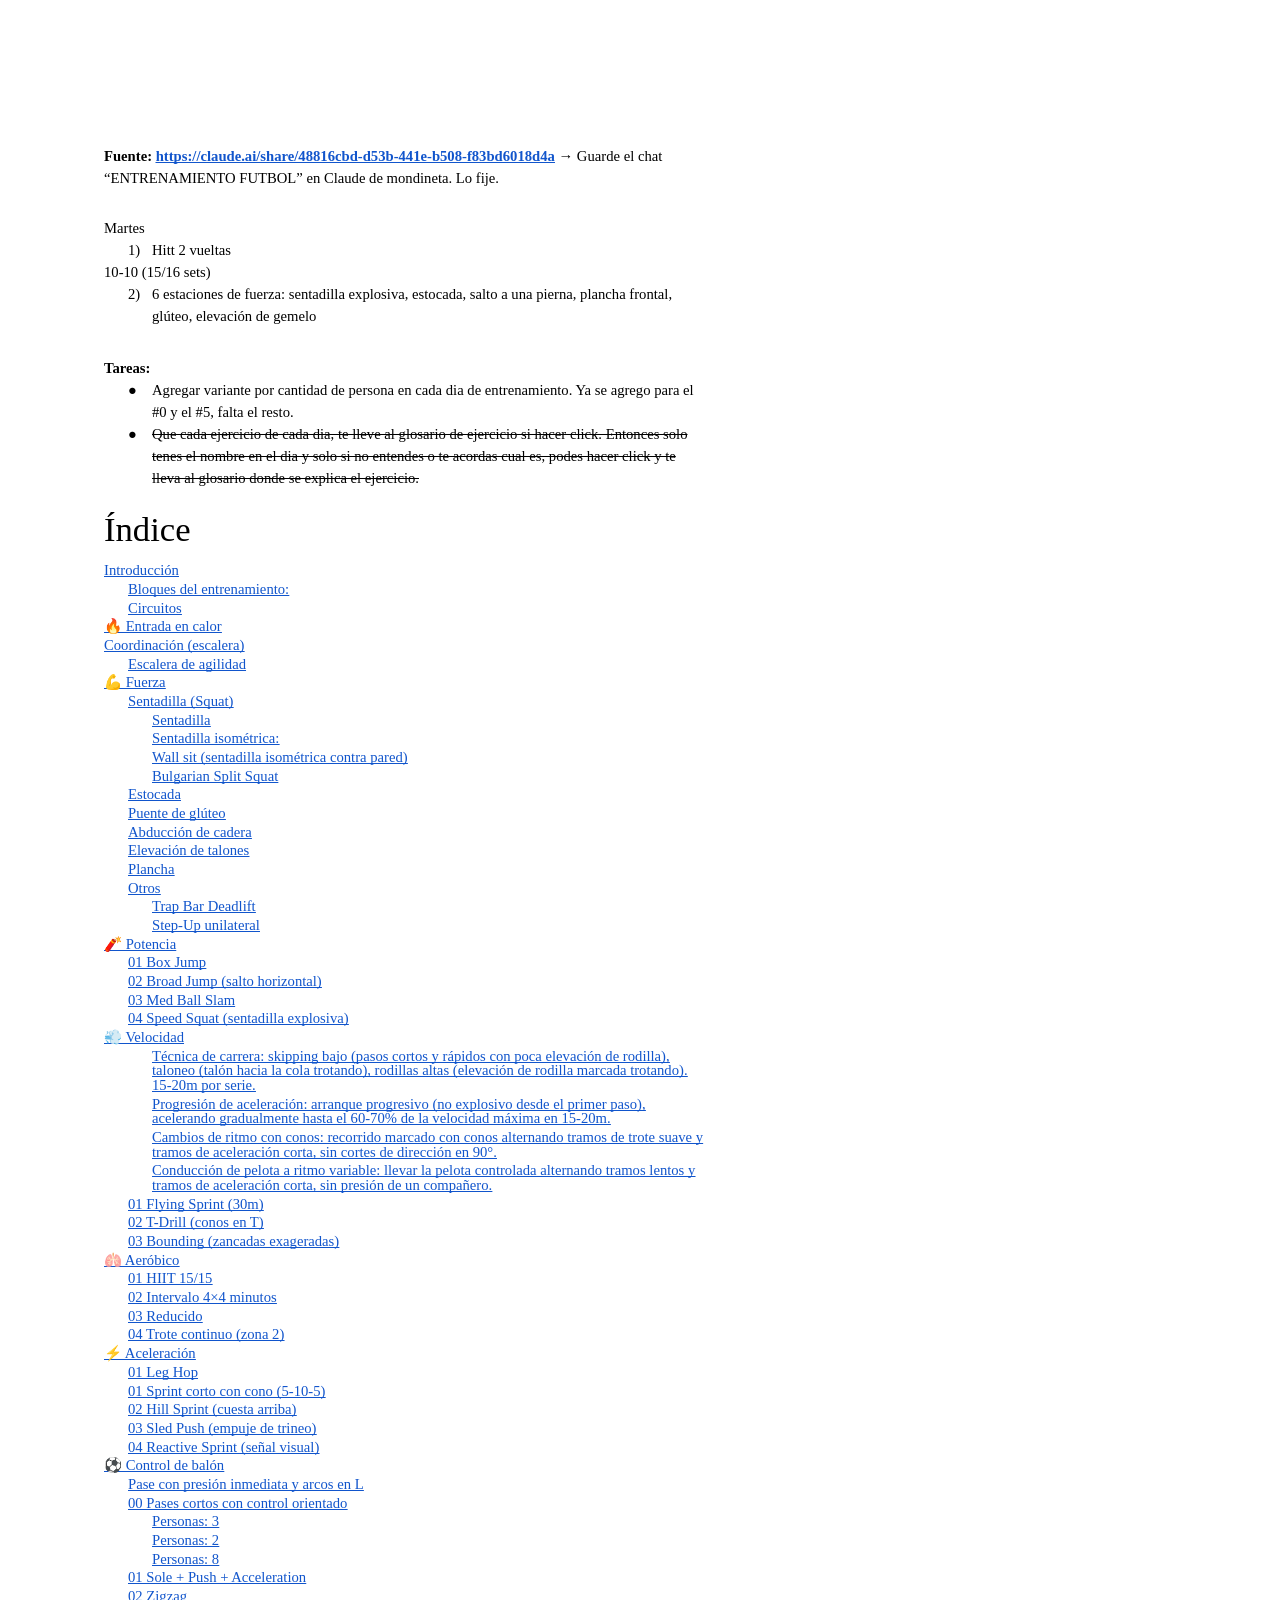
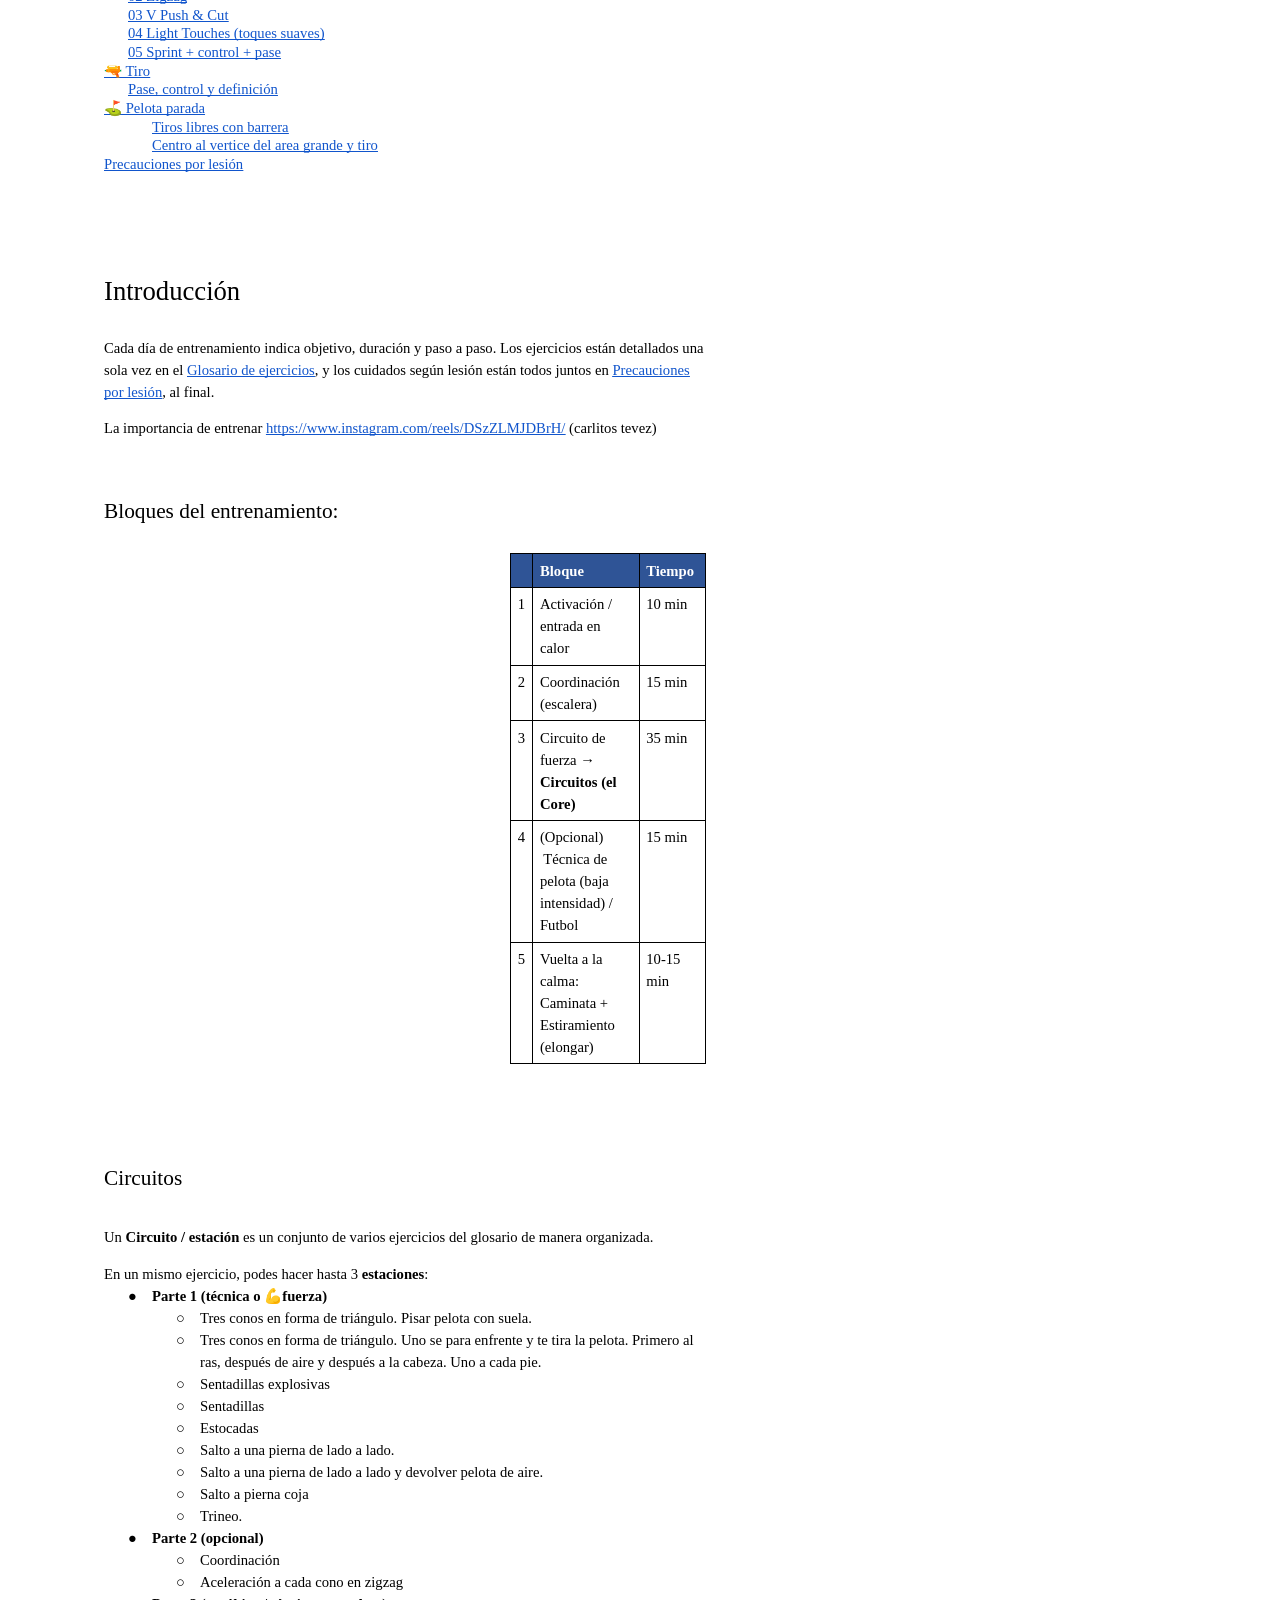
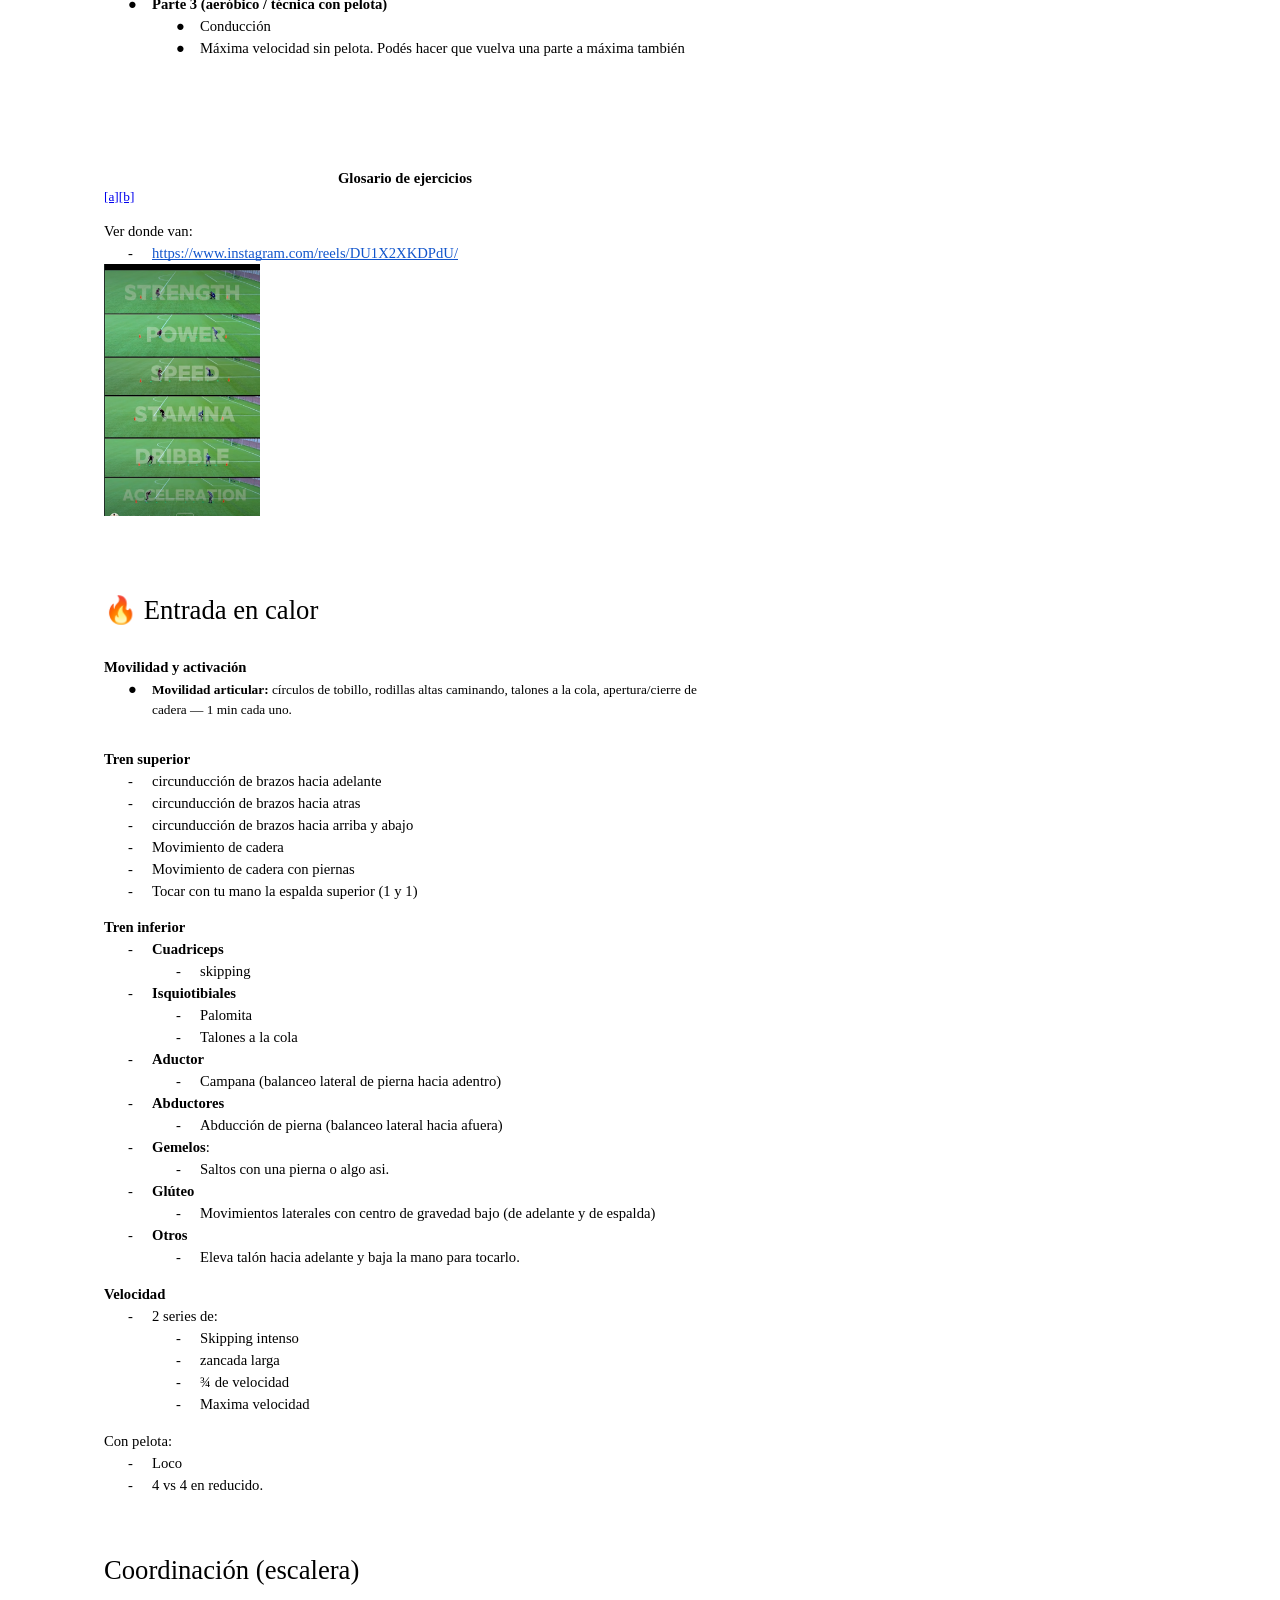
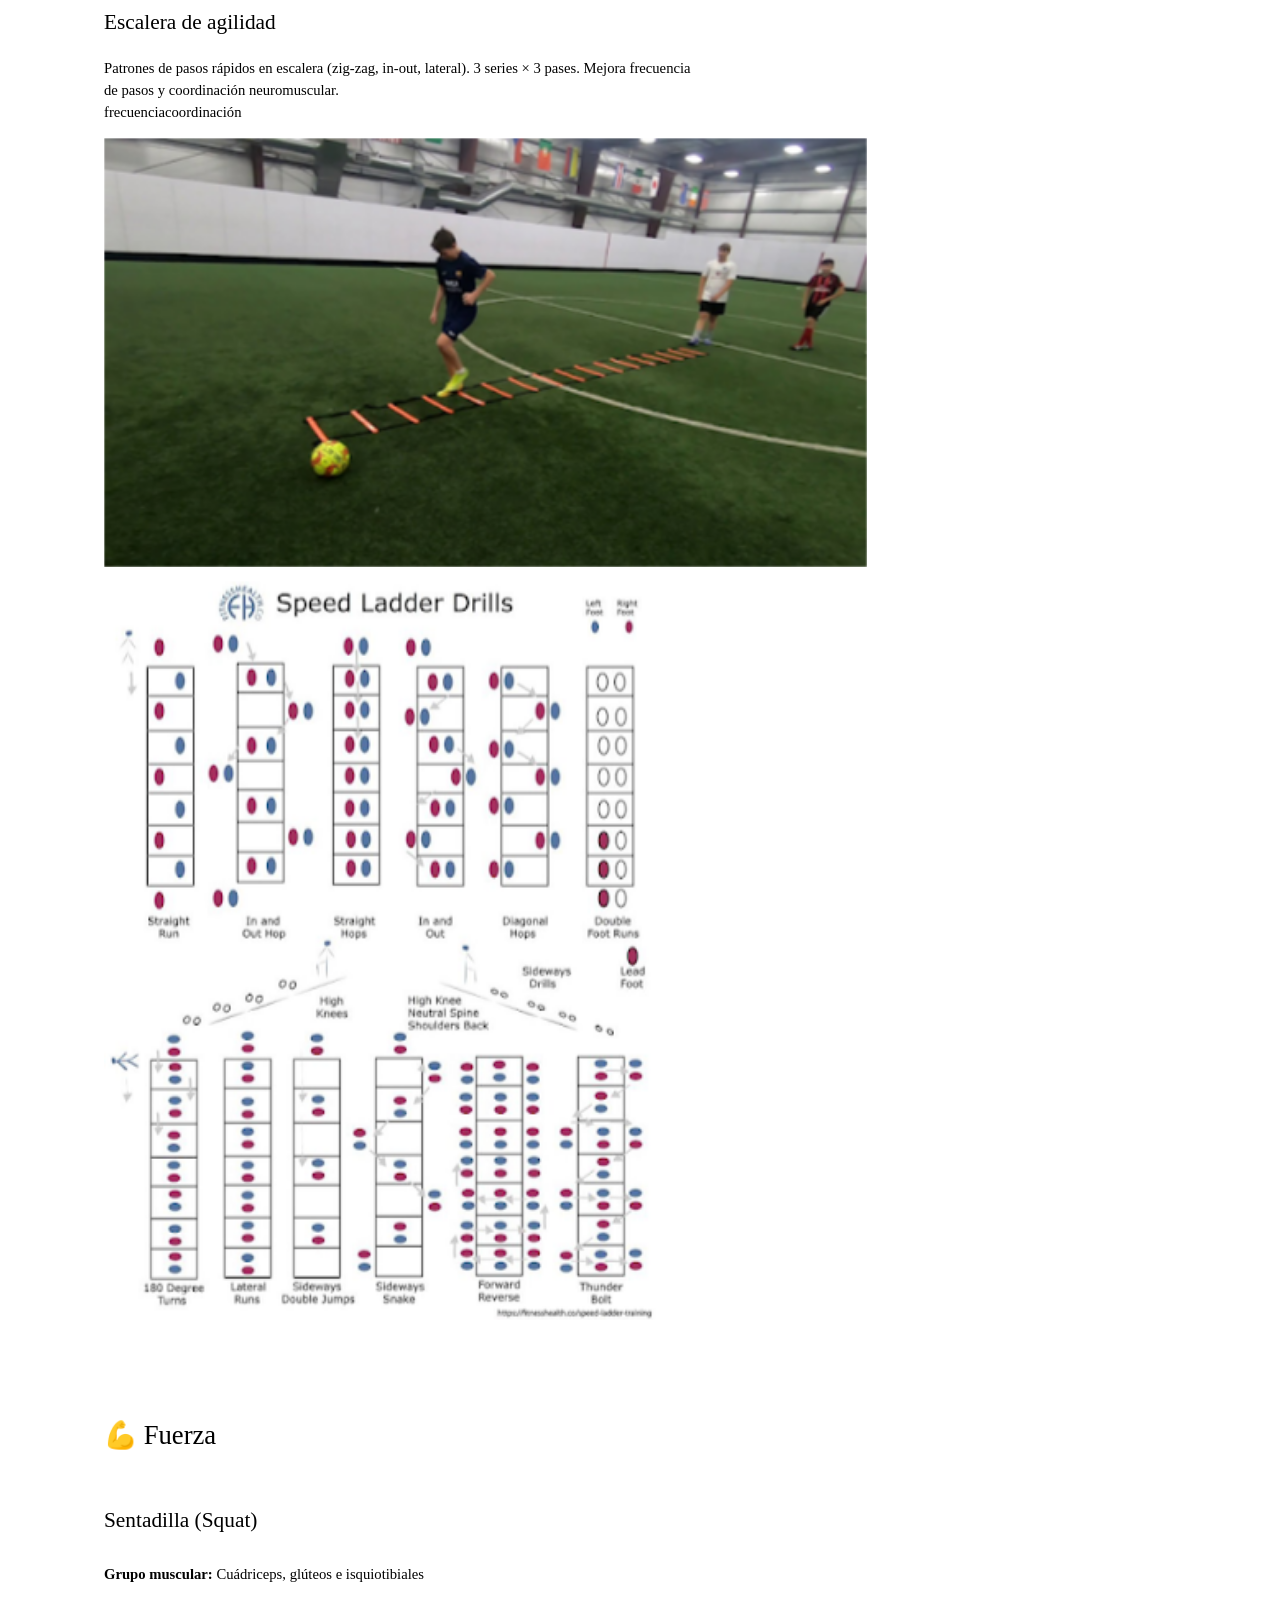
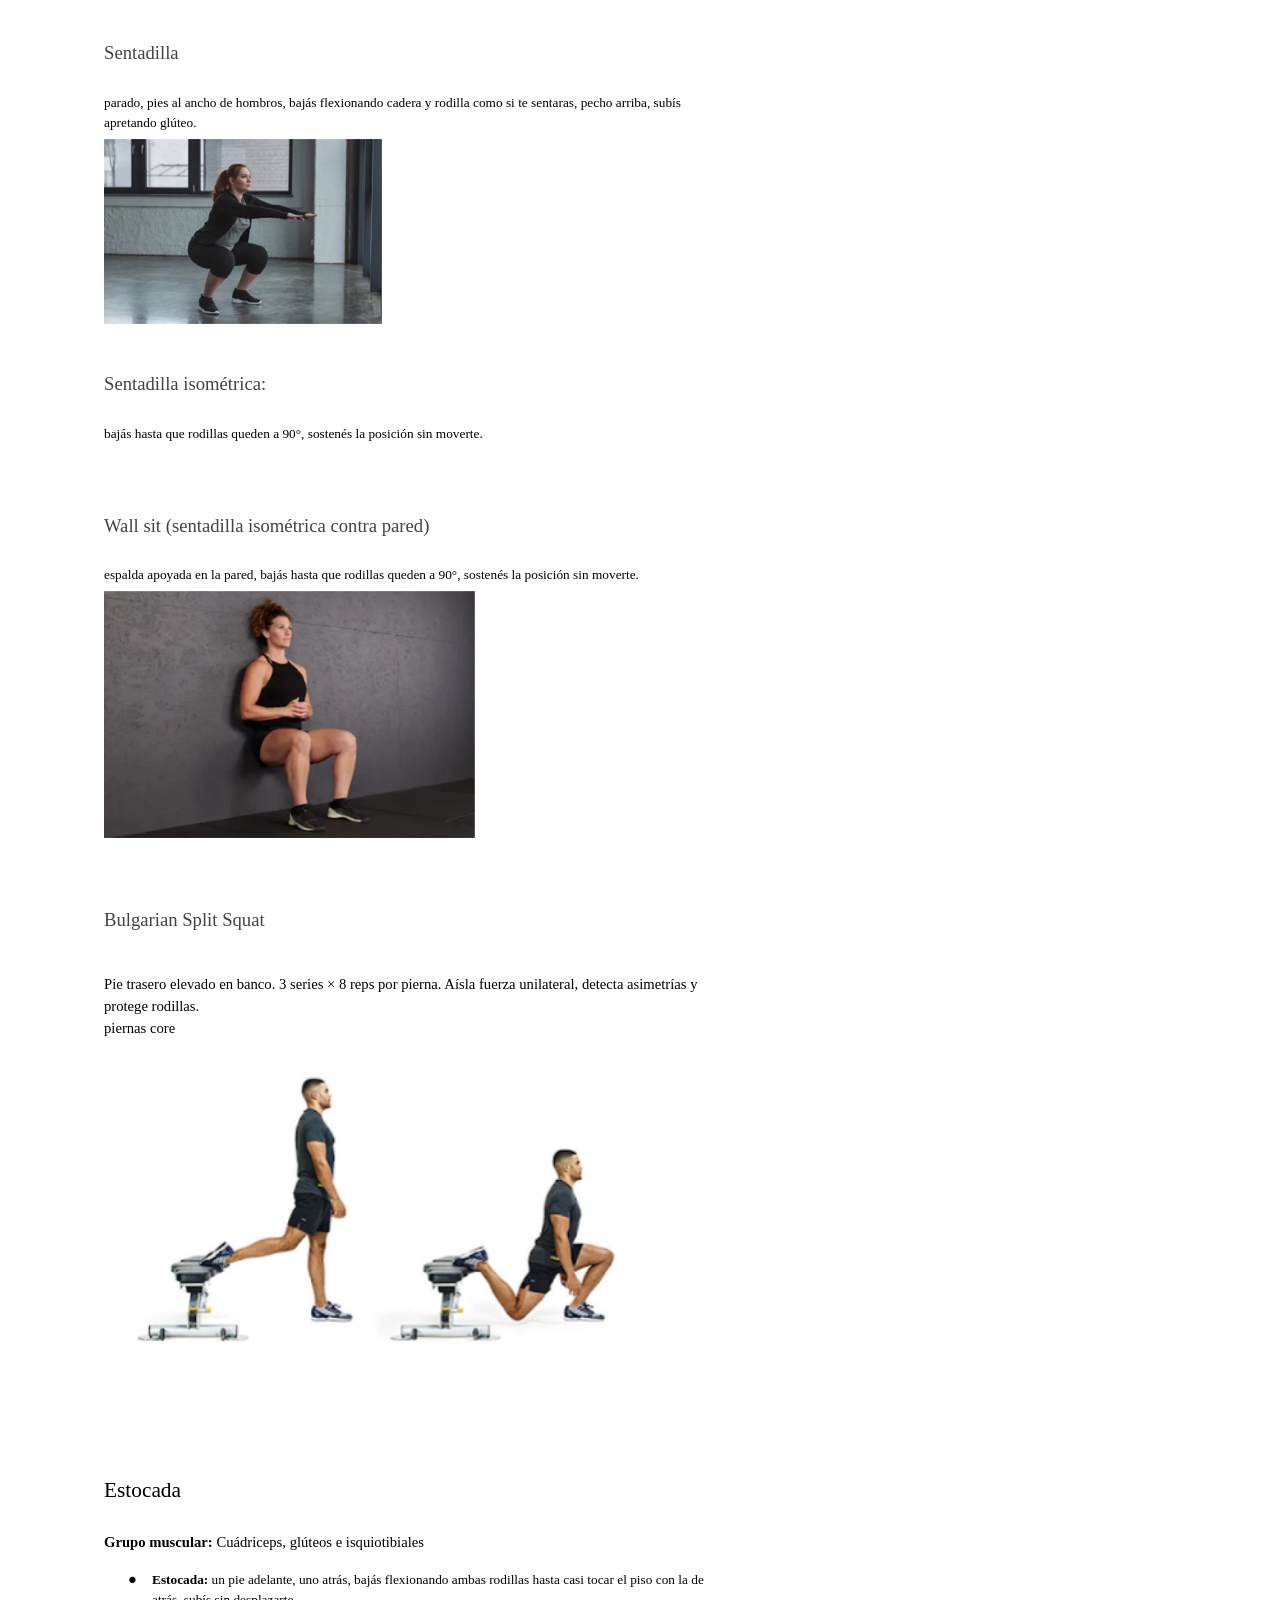
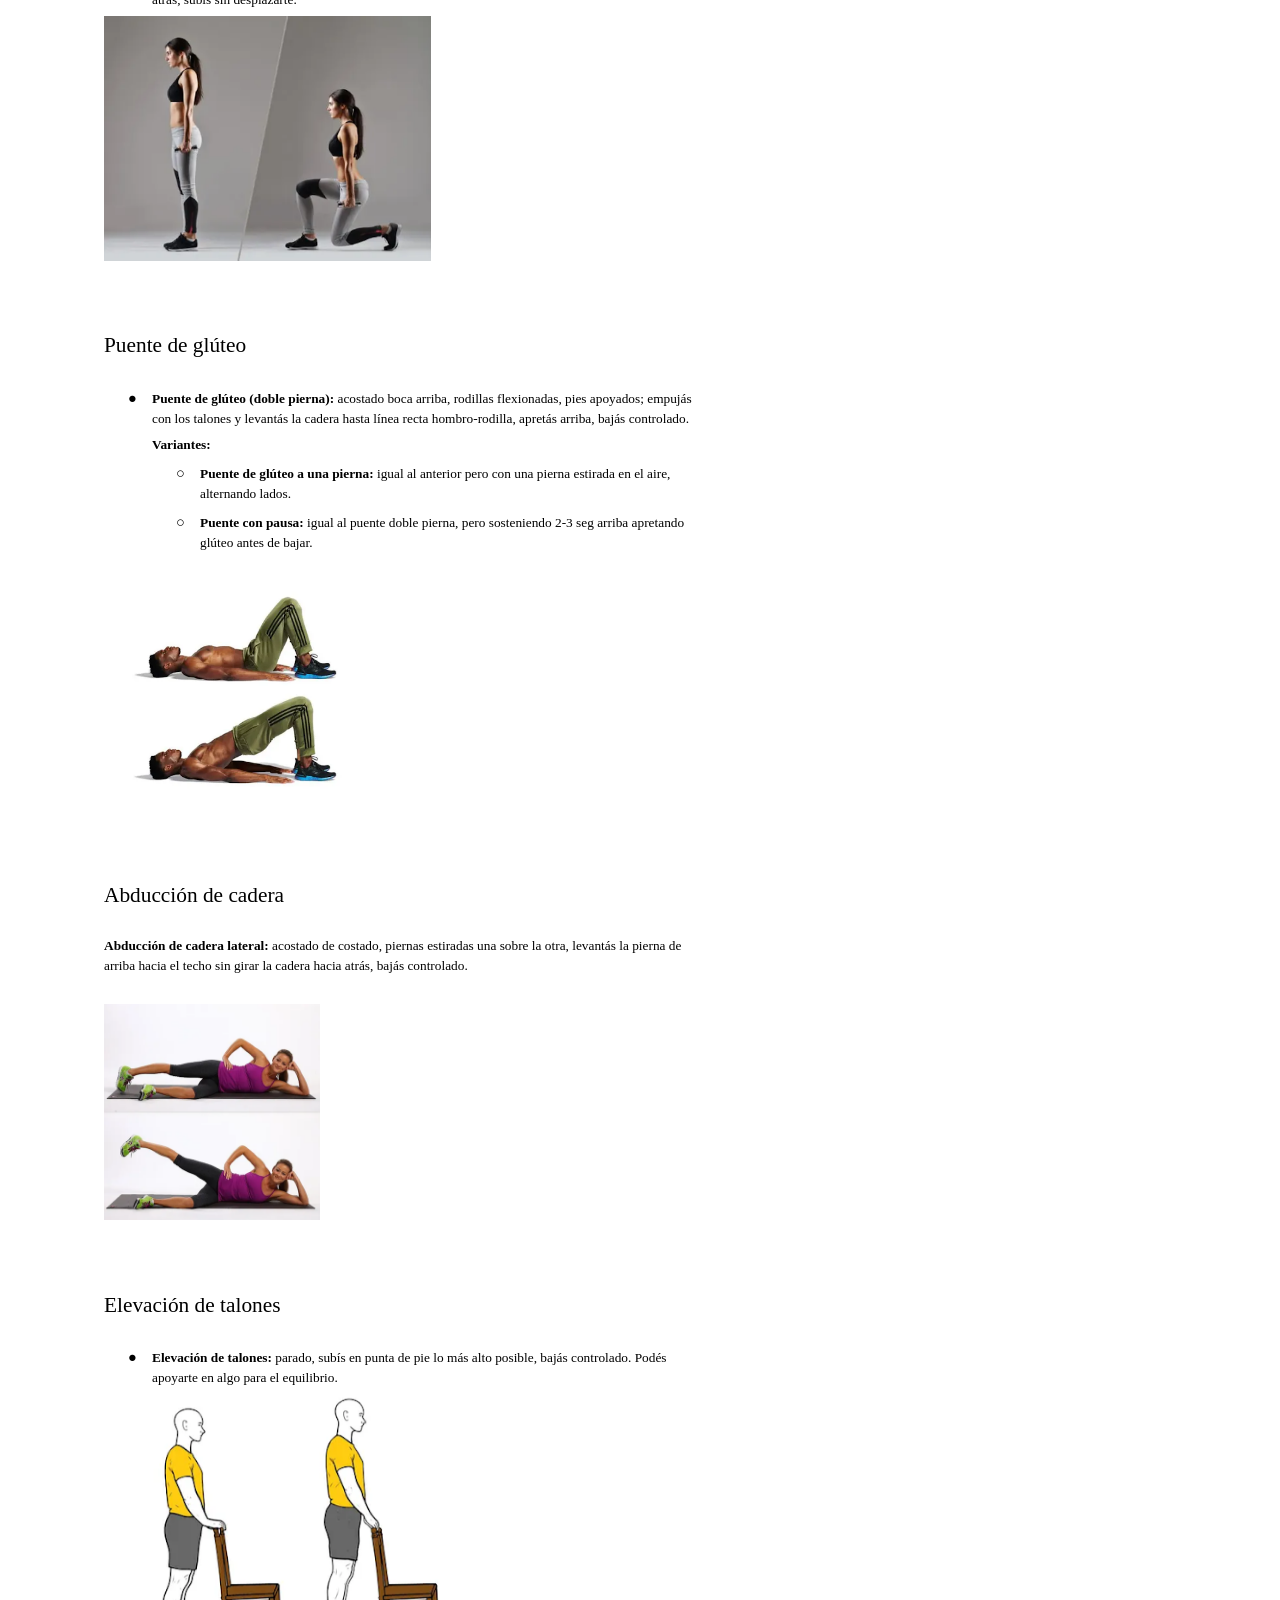
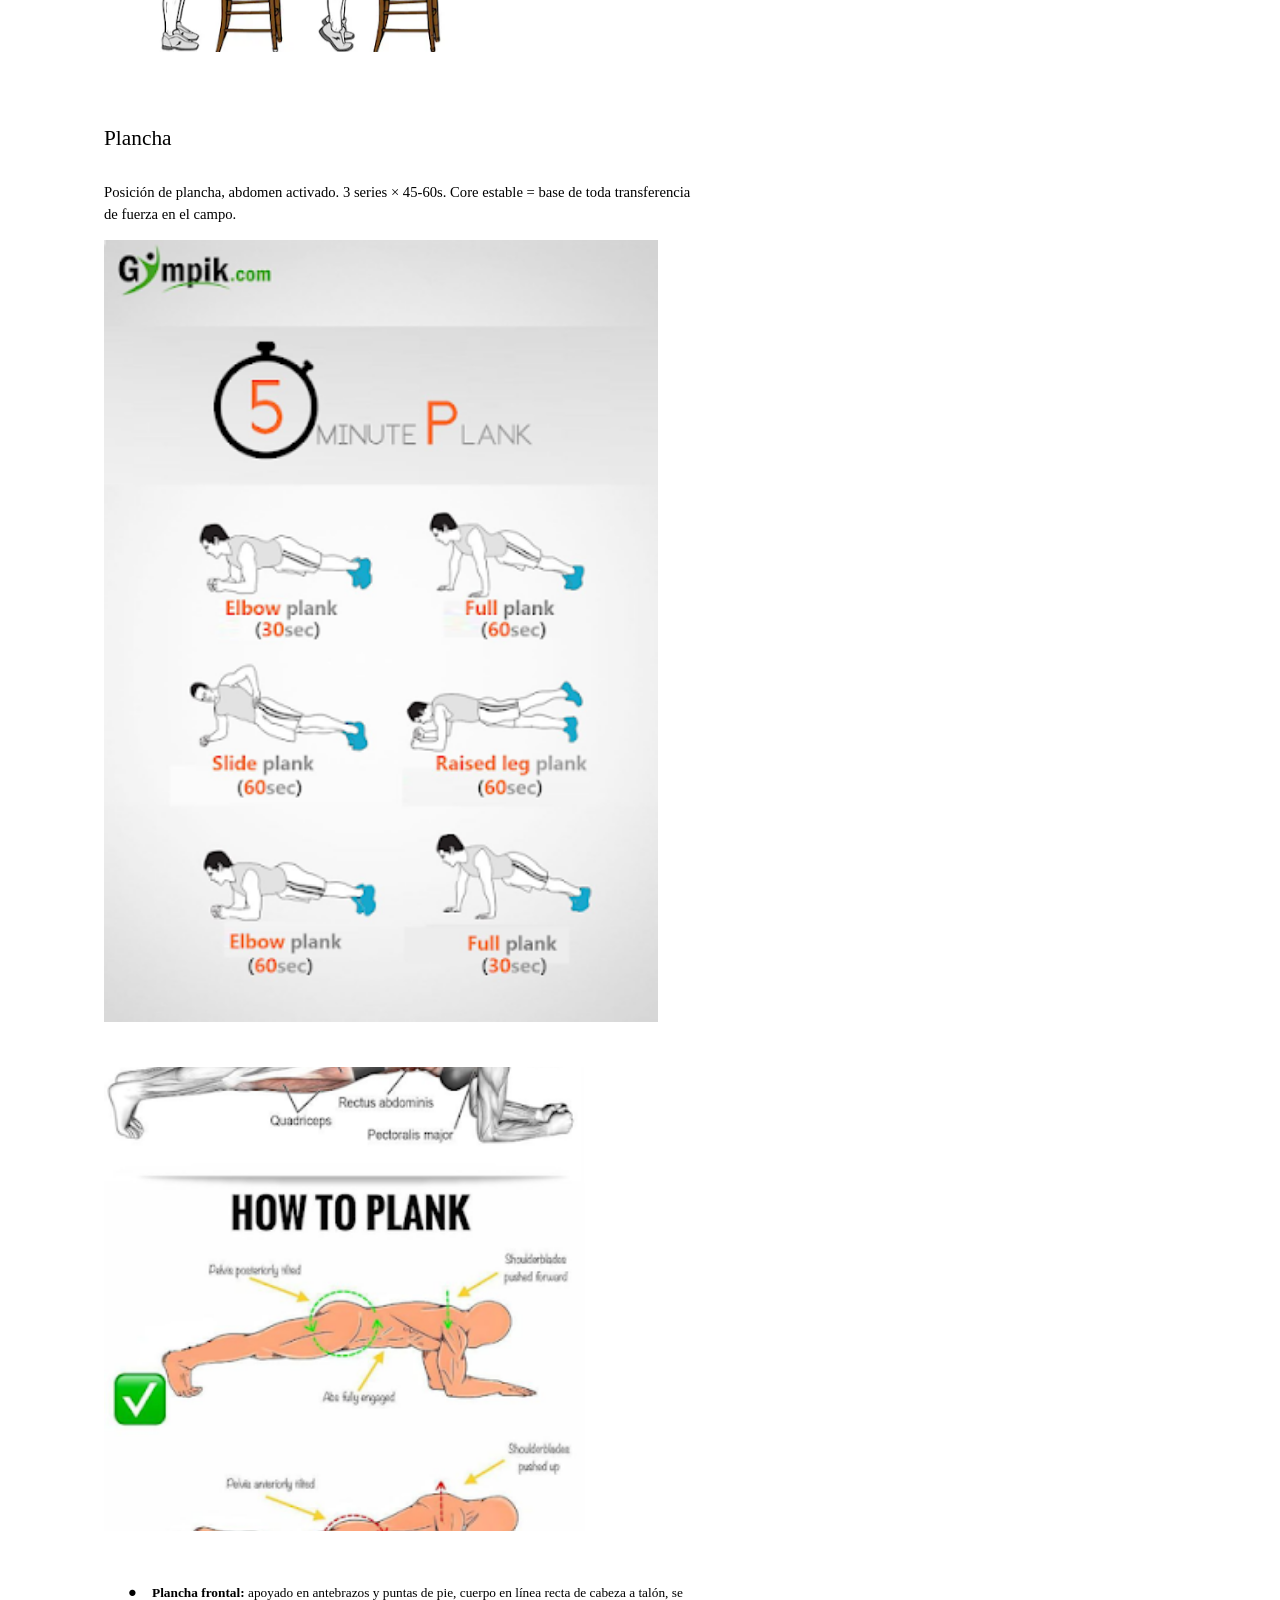
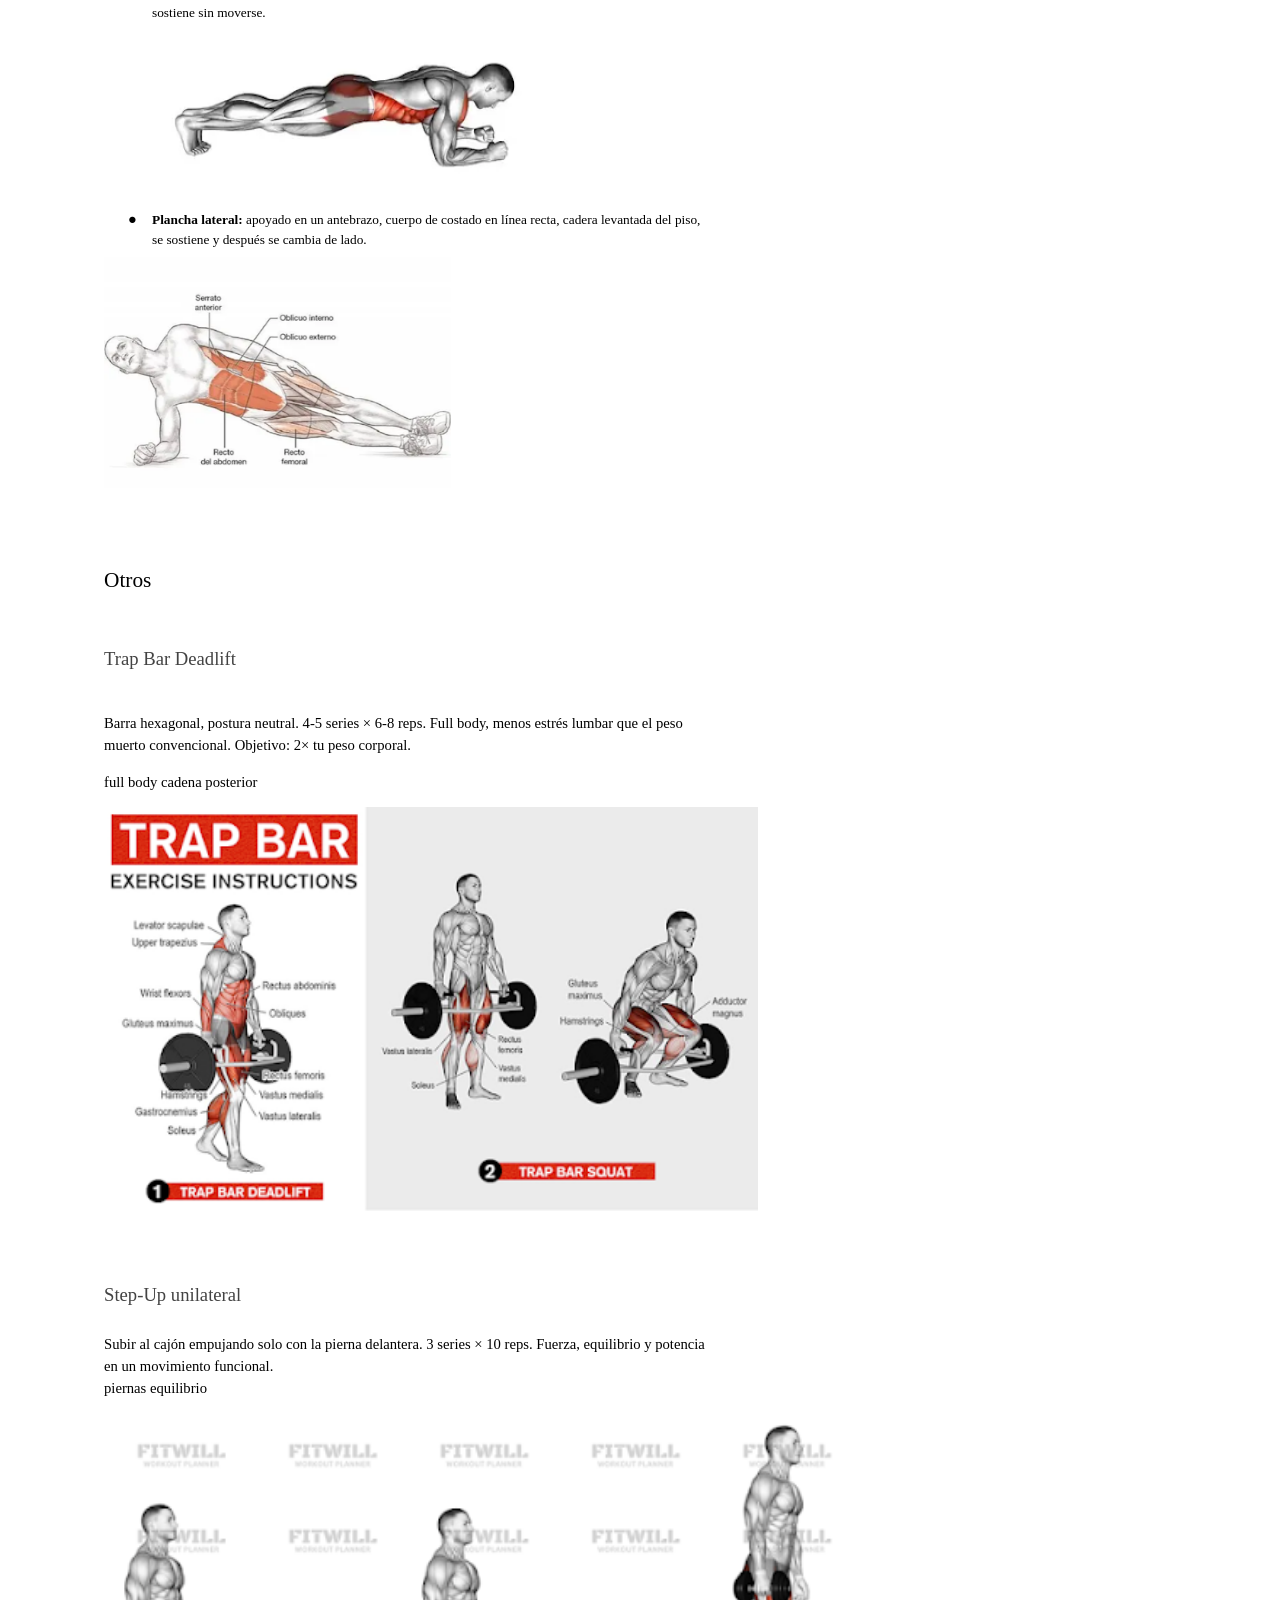
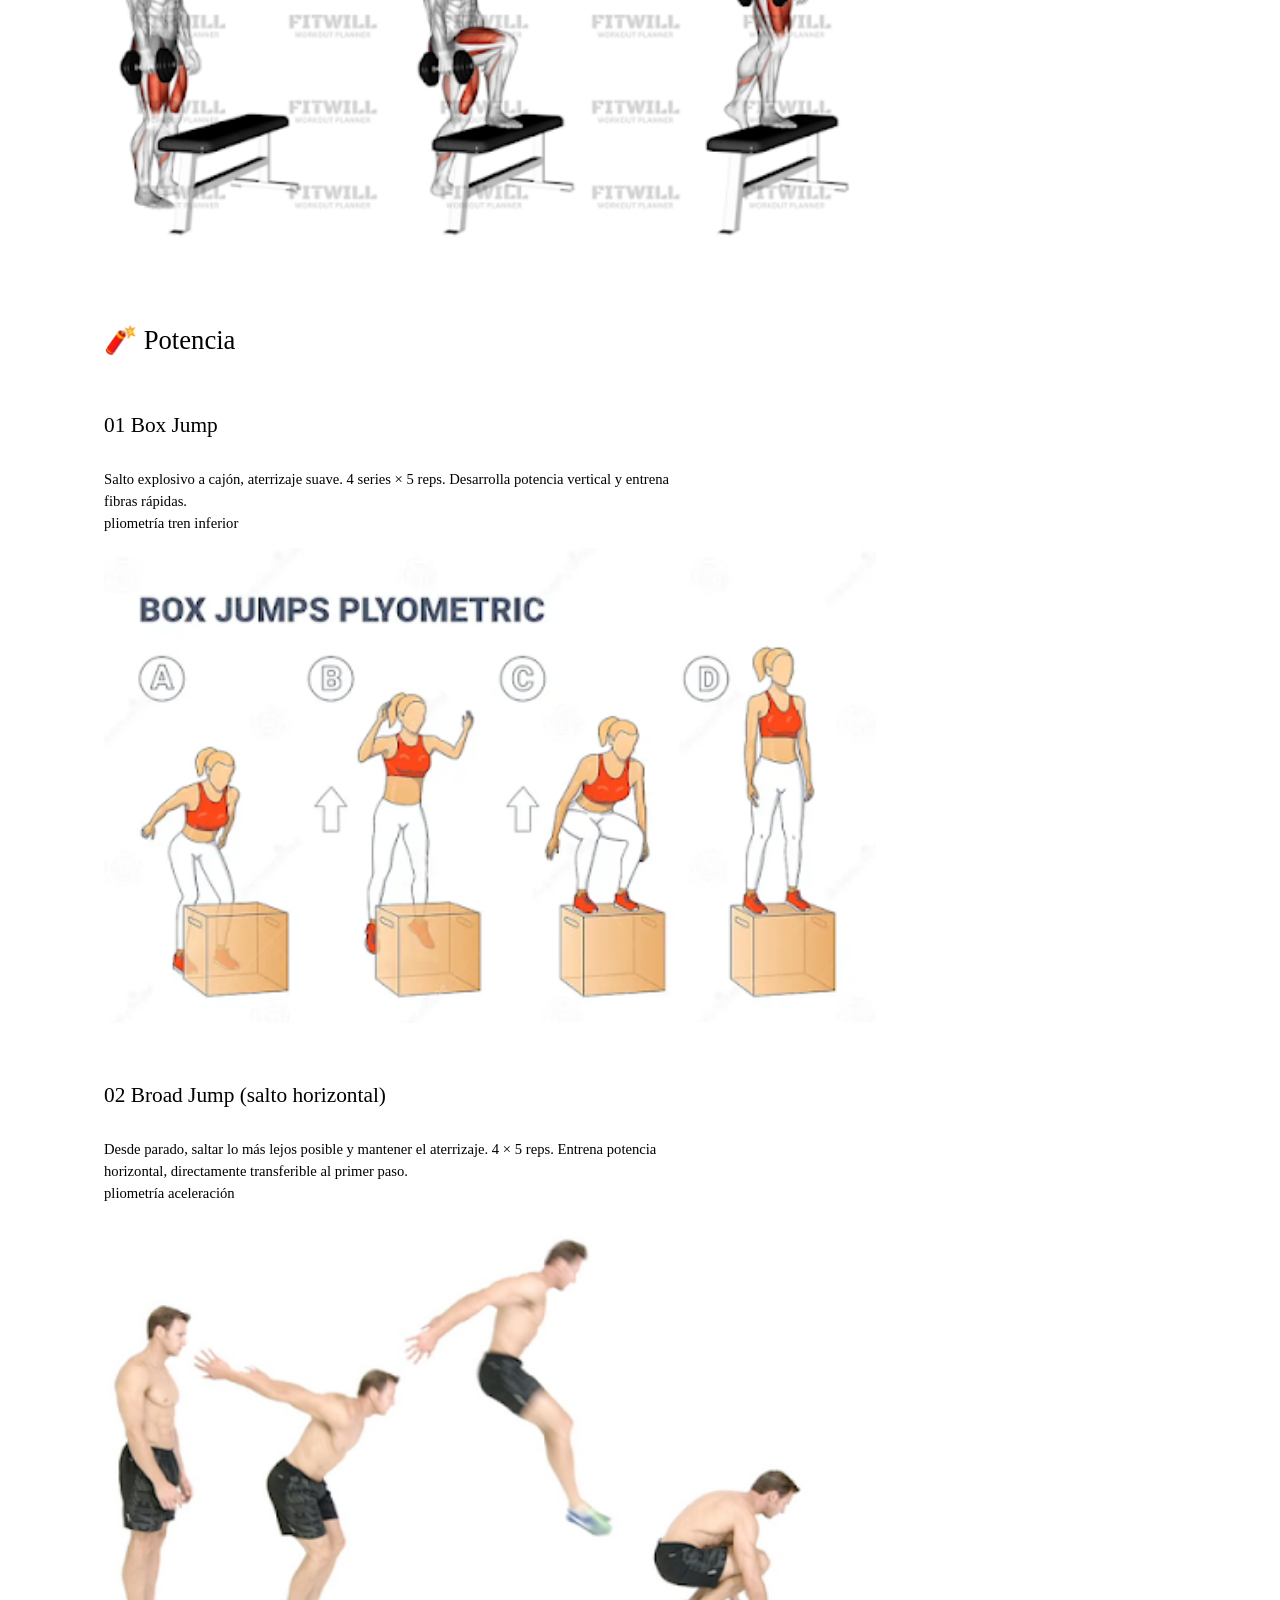
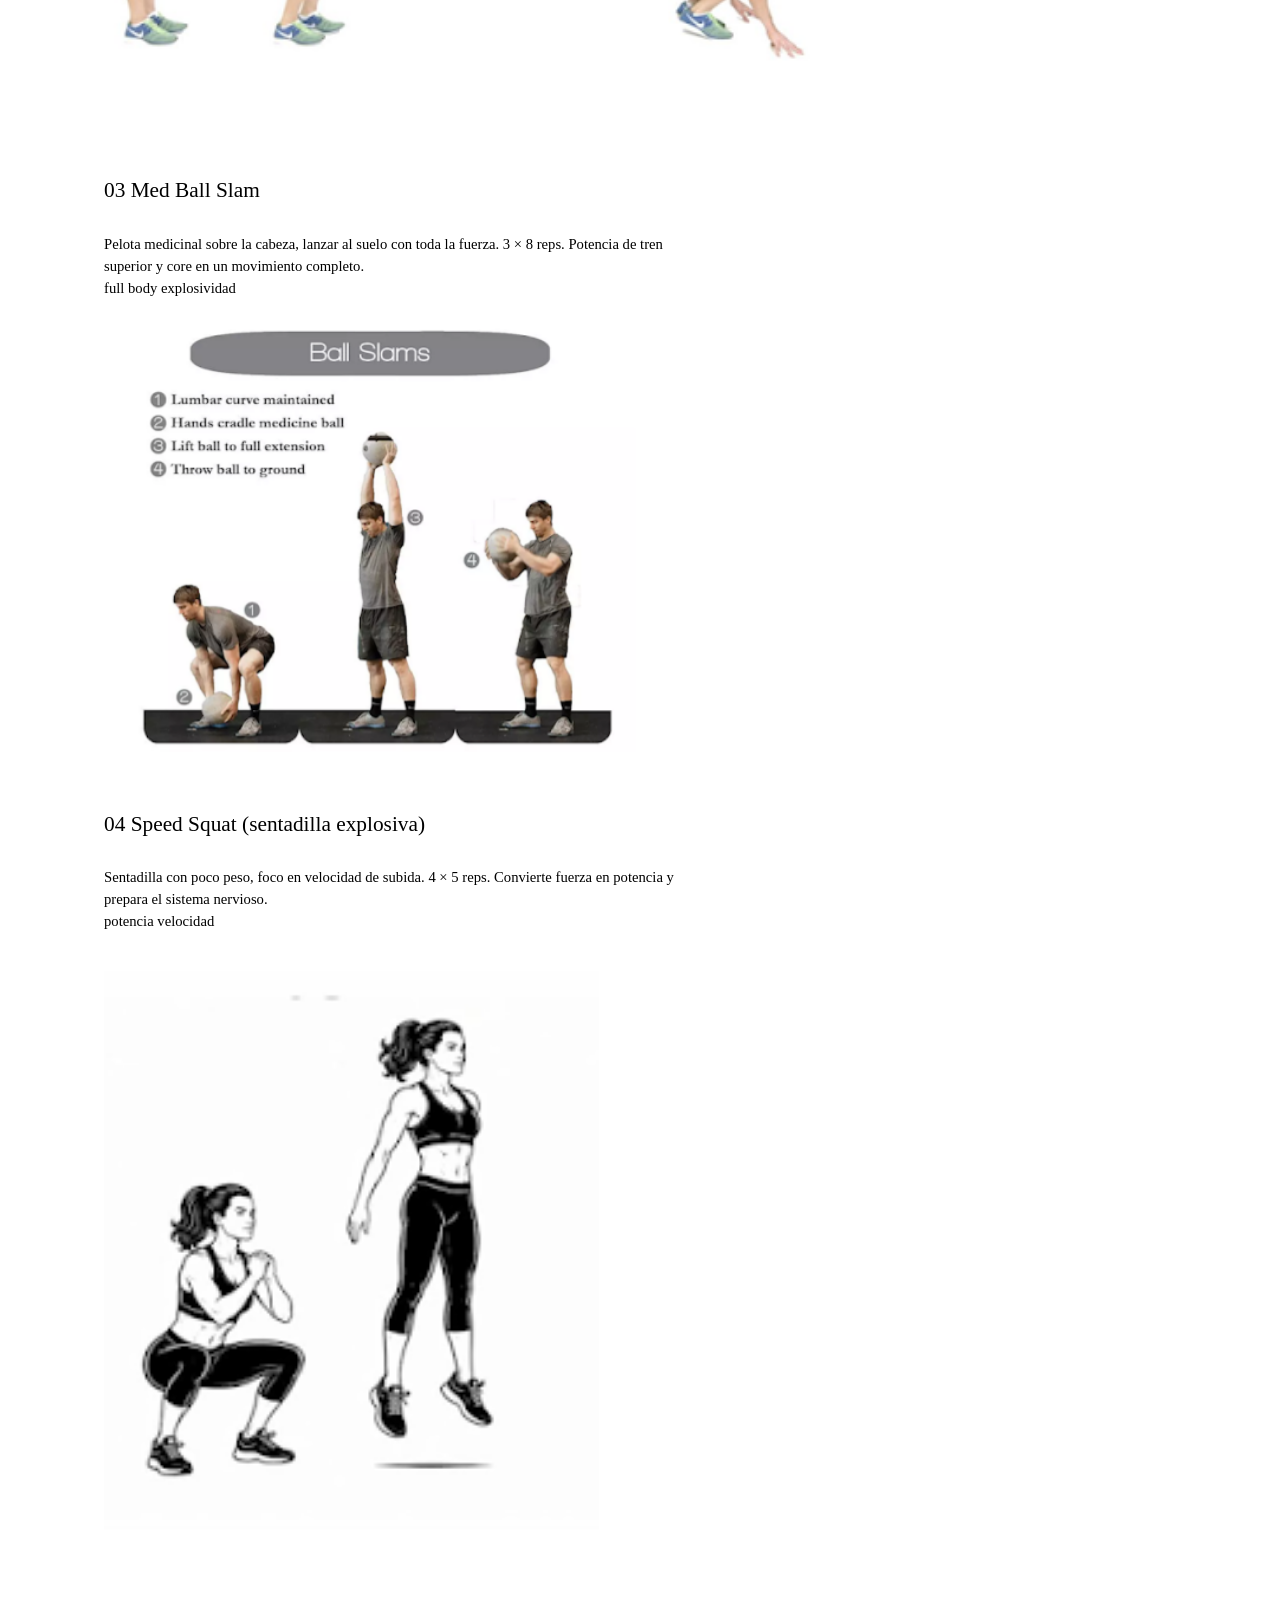
<file: fuente/doc_exportado/EntrenamientoFutbol.html>
<html><head><meta content="text/html; charset=UTF-8" http-equiv="content-type"><style type="text/css">@import url(https://themes.googleusercontent.com/fonts/css?kit=fpjTOVmNbO4Lz34iLyptLUXza5VhXqVC6o75Eld_V98);.lst-kix_i367jgib1dg-2>li:before{content:"\0025a0   "}.lst-kix_i367jgib1dg-4>li:before{content:"\0025cb   "}.lst-kix_i367jgib1dg-1>li:before{content:"\0025cb   "}.lst-kix_i367jgib1dg-5>li:before{content:"\0025a0   "}.lst-kix_i367jgib1dg-0>li:before{content:"\0025cf   "}.lst-kix_i367jgib1dg-6>li:before{content:"\0025cf   "}.lst-kix_i367jgib1dg-8>li:before{content:"\0025a0   "}.lst-kix_i367jgib1dg-7>li:before{content:"\0025cb   "}ul.lst-kix_gdmorhji1q09-4{list-style-type:none}ul.lst-kix_gdmorhji1q09-5{list-style-type:none}ul.lst-kix_gdmorhji1q09-6{list-style-type:none}ul.lst-kix_gdmorhji1q09-7{list-style-type:none}ul.lst-kix_gdmorhji1q09-8{list-style-type:none}ol.lst-kix_tiade8w7iq6m-2.start{counter-reset:lst-ctn-kix_tiade8w7iq6m-2 0}.lst-kix_p8w4r9v5ay6t-7>li:before{content:"\0025cf   "}.lst-kix_p8w4r9v5ay6t-8>li:before{content:"\0025cf   "}ol.lst-kix_qf78w4ji0n7v-8{list-style-type:none}ul.lst-kix_p7k4pu93x9mh-0{list-style-type:none}ul.lst-kix_p7k4pu93x9mh-1{list-style-type:none}ul.lst-kix_p7k4pu93x9mh-2{list-style-type:none}ul.lst-kix_p7k4pu93x9mh-3{list-style-type:none}ul.lst-kix_p7k4pu93x9mh-4{list-style-type:none}ul.lst-kix_p7k4pu93x9mh-5{list-style-type:none}.lst-kix_exjl574827xc-5>li:before{content:"\0025a0   "}.lst-kix_tiade8w7iq6m-6>li{counter-increment:lst-ctn-kix_tiade8w7iq6m-6}.lst-kix_exjl574827xc-6>li:before{content:"\0025cf   "}.lst-kix_exjl574827xc-7>li:before{content:"\0025cb   "}.lst-kix_exjl574827xc-8>li:before{content:"\0025a0   "}ol.lst-kix_qf78w4ji0n7v-1{list-style-type:none}ul.lst-kix_p7k4pu93x9mh-6{list-style-type:none}ol.lst-kix_qf78w4ji0n7v-0{list-style-type:none}ul.lst-kix_p7k4pu93x9mh-7{list-style-type:none}ol.lst-kix_qf78w4ji0n7v-3{list-style-type:none}ul.lst-kix_p7k4pu93x9mh-8{list-style-type:none}ol.lst-kix_qf78w4ji0n7v-2{list-style-type:none}ol.lst-kix_qf78w4ji0n7v-5{list-style-type:none}ol.lst-kix_qf78w4ji0n7v-4{list-style-type:none}ol.lst-kix_qf78w4ji0n7v-6.start{counter-reset:lst-ctn-kix_qf78w4ji0n7v-6 0}ol.lst-kix_qf78w4ji0n7v-7{list-style-type:none}.lst-kix_u90xcou1fpcl-7>li{counter-increment:lst-ctn-kix_u90xcou1fpcl-7}ol.lst-kix_qf78w4ji0n7v-6{list-style-type:none}.lst-kix_tiade8w7iq6m-2>li{counter-increment:lst-ctn-kix_tiade8w7iq6m-2}ol.lst-kix_tiade8w7iq6m-7.start{counter-reset:lst-ctn-kix_tiade8w7iq6m-7 0}.lst-kix_gdmorhji1q09-8>li:before{content:"\0025a0   "}ul.lst-kix_gdmorhji1q09-0{list-style-type:none}ul.lst-kix_gdmorhji1q09-1{list-style-type:none}ul.lst-kix_gdmorhji1q09-2{list-style-type:none}ul.lst-kix_gdmorhji1q09-3{list-style-type:none}.lst-kix_u90xcou1fpcl-0>li{counter-increment:lst-ctn-kix_u90xcou1fpcl-0}.lst-kix_ifwb1cdqnoef-4>li:before{content:"\0025cb   "}ul.lst-kix_xsdm0wkzo12n-0{list-style-type:none}ul.lst-kix_w2ris9ghiqmq-8{list-style-type:none}ul.lst-kix_w2ris9ghiqmq-5{list-style-type:none}ul.lst-kix_w2ris9ghiqmq-4{list-style-type:none}ul.lst-kix_w2ris9ghiqmq-7{list-style-type:none}ul.lst-kix_w2ris9ghiqmq-6{list-style-type:none}.lst-kix_x1oo8847zml4-8>li:before{content:"-  "}.lst-kix_ifwb1cdqnoef-0>li:before{content:"\0025cf   "}.lst-kix_ifwb1cdqnoef-8>li:before{content:"\0025a0   "}ul.lst-kix_xsdm0wkzo12n-8{list-style-type:none}ul.lst-kix_w2ris9ghiqmq-1{list-style-type:none}ul.lst-kix_xsdm0wkzo12n-7{list-style-type:none}ul.lst-kix_w2ris9ghiqmq-0{list-style-type:none}ul.lst-kix_xsdm0wkzo12n-6{list-style-type:none}ul.lst-kix_w2ris9ghiqmq-3{list-style-type:none}ul.lst-kix_xsdm0wkzo12n-5{list-style-type:none}ul.lst-kix_w2ris9ghiqmq-2{list-style-type:none}.lst-kix_x1oo8847zml4-6>li:before{content:"-  "}.lst-kix_dgttp0uu6j45-7>li:before{content:"\0025cb   "}.lst-kix_ifwb1cdqnoef-2>li:before{content:"\0025a0   "}ul.lst-kix_xsdm0wkzo12n-4{list-style-type:none}ul.lst-kix_xsdm0wkzo12n-3{list-style-type:none}.lst-kix_u90xcou1fpcl-3>li{counter-increment:lst-ctn-kix_u90xcou1fpcl-3}ul.lst-kix_xsdm0wkzo12n-2{list-style-type:none}ul.lst-kix_xsdm0wkzo12n-1{list-style-type:none}.lst-kix_w2ris9ghiqmq-7>li:before{content:"-  "}.lst-kix_w2ris9ghiqmq-3>li:before{content:"-  "}.lst-kix_qf78w4ji0n7v-7>li{counter-increment:lst-ctn-kix_qf78w4ji0n7v-7}.lst-kix_w2ris9ghiqmq-5>li:before{content:"-  "}.lst-kix_gdmorhji1q09-3>li:before{content:"\0025cf   "}.lst-kix_gdmorhji1q09-1>li:before{content:"\0025cb   "}.lst-kix_gdmorhji1q09-5>li:before{content:"\0025a0   "}.lst-kix_tiade8w7iq6m-4>li:before{content:"(" counter(lst-ctn-kix_tiade8w7iq6m-4,lower-latin) ") "}.lst-kix_gdmorhji1q09-7>li:before{content:"\0025cb   "}.lst-kix_tiade8w7iq6m-2>li:before{content:"" counter(lst-ctn-kix_tiade8w7iq6m-2,lower-roman) ") "}ol.lst-kix_qf78w4ji0n7v-3.start{counter-reset:lst-ctn-kix_qf78w4ji0n7v-3 0}.lst-kix_2ww9zucchjxy-7>li:before{content:"\0025cb   "}.lst-kix_tiade8w7iq6m-0>li:before{content:"" counter(lst-ctn-kix_tiade8w7iq6m-0,decimal) ") "}.lst-kix_2ww9zucchjxy-5>li:before{content:"\0025a0   "}ol.lst-kix_u90xcou1fpcl-4.start{counter-reset:lst-ctn-kix_u90xcou1fpcl-4 0}.lst-kix_ifwb1cdqnoef-6>li:before{content:"\0025cf   "}.lst-kix_2ww9zucchjxy-1>li:before{content:"\0025cb   "}.lst-kix_y457u1rlebez-5>li:before{content:"-  "}.lst-kix_y457u1rlebez-7>li:before{content:"-  "}.lst-kix_2ww9zucchjxy-3>li:before{content:"\0025cf   "}.lst-kix_y457u1rlebez-3>li:before{content:"-  "}.lst-kix_exjl574827xc-4>li:before{content:"\0025cb   "}.lst-kix_y457u1rlebez-1>li:before{content:"-  "}.lst-kix_tiade8w7iq6m-6>li:before{content:"" counter(lst-ctn-kix_tiade8w7iq6m-6,decimal) ". "}ul.lst-kix_fa2h09lzimf-0{list-style-type:none}.lst-kix_u90xcou1fpcl-8>li{counter-increment:lst-ctn-kix_u90xcou1fpcl-8}ul.lst-kix_fa2h09lzimf-2{list-style-type:none}.lst-kix_p8w4r9v5ay6t-2>li:before{content:"\0025cf   "}.lst-kix_p8w4r9v5ay6t-4>li:before{content:"\0025cf   "}.lst-kix_bbdte75vws5h-0>li:before{content:"\0025cf   "}.lst-kix_bbdte75vws5h-2>li:before{content:"\0025a0   "}.lst-kix_exjl574827xc-0>li:before{content:"\0025cf   "}.lst-kix_exjl574827xc-2>li:before{content:"\0025a0   "}ul.lst-kix_fa2h09lzimf-1{list-style-type:none}ul.lst-kix_fa2h09lzimf-4{list-style-type:none}ul.lst-kix_fa2h09lzimf-3{list-style-type:none}ul.lst-kix_fa2h09lzimf-6{list-style-type:none}.lst-kix_tiade8w7iq6m-8>li:before{content:"" counter(lst-ctn-kix_tiade8w7iq6m-8,lower-roman) ". "}ul.lst-kix_fa2h09lzimf-5{list-style-type:none}.lst-kix_qf78w4ji0n7v-6>li{counter-increment:lst-ctn-kix_qf78w4ji0n7v-6}.lst-kix_x1oo8847zml4-0>li:before{content:"-  "}ul.lst-kix_fa2h09lzimf-8{list-style-type:none}ul.lst-kix_fa2h09lzimf-7{list-style-type:none}.lst-kix_p8w4r9v5ay6t-6>li:before{content:"\0025cf   "}.lst-kix_bbdte75vws5h-4>li:before{content:"\0025cb   "}.lst-kix_xyr15h90p2wu-5>li:before{content:"\0025a0   "}.lst-kix_qf78w4ji0n7v-0>li{counter-increment:lst-ctn-kix_qf78w4ji0n7v-0}.lst-kix_x1oo8847zml4-4>li:before{content:"-  "}.lst-kix_bbdte75vws5h-8>li:before{content:"\0025cf   "}.lst-kix_xyr15h90p2wu-1>li:before{content:"\0025cb   "}.lst-kix_xyr15h90p2wu-3>li:before{content:"\0025cf   "}ol.lst-kix_u90xcou1fpcl-6.start{counter-reset:lst-ctn-kix_u90xcou1fpcl-6 0}.lst-kix_p8w4r9v5ay6t-0>li:before{content:"\0025cf   "}.lst-kix_bbdte75vws5h-6>li:before{content:"\0025cf   "}.lst-kix_x1oo8847zml4-2>li:before{content:"-  "}ol.lst-kix_qf78w4ji0n7v-1.start{counter-reset:lst-ctn-kix_qf78w4ji0n7v-1 0}.lst-kix_i367jgib1dg-3>li:before{content:"\0025cf   "}ol.lst-kix_u90xcou1fpcl-2.start{counter-reset:lst-ctn-kix_u90xcou1fpcl-2 0}.lst-kix_yqud5o8r8r7y-3>li:before{content:"-  "}.lst-kix_9hikbsxs5tk-4>li:before{content:"-  "}.lst-kix_85daayzawxvj-3>li:before{content:"\0025cf   "}.lst-kix_ti1a1uo1130z-7>li:before{content:"-  "}.lst-kix_85daayzawxvj-0>li:before{content:"\0025cf   "}ul.lst-kix_f1oyvb6uhy2y-0{list-style-type:none}.lst-kix_yqud5o8r8r7y-0>li:before{content:"-  "}.lst-kix_yqud5o8r8r7y-4>li:before{content:"-  "}.lst-kix_9hikbsxs5tk-3>li:before{content:"-  "}.lst-kix_9hikbsxs5tk-7>li:before{content:"-  "}ul.lst-kix_f1oyvb6uhy2y-1{list-style-type:none}ul.lst-kix_f1oyvb6uhy2y-2{list-style-type:none}ul.lst-kix_f1oyvb6uhy2y-3{list-style-type:none}.lst-kix_85daayzawxvj-4>li:before{content:"\0025cb   "}.lst-kix_ti1a1uo1130z-6>li:before{content:"-  "}ul.lst-kix_f1oyvb6uhy2y-4{list-style-type:none}.lst-kix_9hikbsxs5tk-0>li:before{content:"-  "}ul.lst-kix_f1oyvb6uhy2y-5{list-style-type:none}ul.lst-kix_f1oyvb6uhy2y-6{list-style-type:none}ul.lst-kix_f1oyvb6uhy2y-7{list-style-type:none}ul.lst-kix_f1oyvb6uhy2y-8{list-style-type:none}.lst-kix_adwjavtsz5nl-8>li:before{content:"\0025a0   "}.lst-kix_85daayzawxvj-8>li:before{content:"\0025a0   "}.lst-kix_o1vwytva6sru-6>li:before{content:"\0025cf   "}.lst-kix_85daayzawxvj-7>li:before{content:"\0025cb   "}.lst-kix_sqbz7uqjtspt-2>li:before{content:"\0025a0   "}.lst-kix_yqud5o8r8r7y-8>li:before{content:"-  "}.lst-kix_xyr15h90p2wu-6>li:before{content:"\0025cf   "}.lst-kix_adwjavtsz5nl-5>li:before{content:"\0025a0   "}.lst-kix_sqbz7uqjtspt-3>li:before{content:"\0025cf   "}.lst-kix_o1vwytva6sru-2>li:before{content:"\0025a0   "}.lst-kix_2psi174gto02-5>li:before{content:"\0025a0   "}.lst-kix_yqud5o8r8r7y-7>li:before{content:"-  "}.lst-kix_o1vwytva6sru-3>li:before{content:"\0025cf   "}.lst-kix_2psi174gto02-4>li:before{content:"\0025cb   "}.lst-kix_c0kq108j4zx7-3>li:before{content:"\0025cf   "}.lst-kix_o1vwytva6sru-7>li:before{content:"\0025cb   "}.lst-kix_2psi174gto02-8>li:before{content:"\0025a0   "}.lst-kix_c0kq108j4zx7-0>li:before{content:"\0025cf   "}.lst-kix_ti1a1uo1130z-2>li:before{content:"-  "}.lst-kix_ti1a1uo1130z-3>li:before{content:"-  "}.lst-kix_qf78w4ji0n7v-2>li{counter-increment:lst-ctn-kix_qf78w4ji0n7v-2}ul.lst-kix_2ww9zucchjxy-3{list-style-type:none}ul.lst-kix_2ww9zucchjxy-2{list-style-type:none}ul.lst-kix_2ww9zucchjxy-1{list-style-type:none}ul.lst-kix_2ww9zucchjxy-0{list-style-type:none}ul.lst-kix_2psi174gto02-4{list-style-type:none}ul.lst-kix_2ww9zucchjxy-7{list-style-type:none}ul.lst-kix_2psi174gto02-3{list-style-type:none}ul.lst-kix_2ww9zucchjxy-6{list-style-type:none}ul.lst-kix_2psi174gto02-6{list-style-type:none}ul.lst-kix_2ww9zucchjxy-5{list-style-type:none}ul.lst-kix_2psi174gto02-5{list-style-type:none}ul.lst-kix_2ww9zucchjxy-4{list-style-type:none}ul.lst-kix_2psi174gto02-0{list-style-type:none}ul.lst-kix_2psi174gto02-2{list-style-type:none}ul.lst-kix_2psi174gto02-1{list-style-type:none}ul.lst-kix_2ww9zucchjxy-8{list-style-type:none}ul.lst-kix_2psi174gto02-8{list-style-type:none}ul.lst-kix_2psi174gto02-7{list-style-type:none}.lst-kix_qf78w4ji0n7v-4>li{counter-increment:lst-ctn-kix_qf78w4ji0n7v-4}.lst-kix_c0kq108j4zx7-4>li:before{content:"\0025cb   "}ul.lst-kix_x1oo8847zml4-3{list-style-type:none}.lst-kix_adwjavtsz5nl-1>li:before{content:"\0025cb   "}ul.lst-kix_x1oo8847zml4-2{list-style-type:none}.lst-kix_sqbz7uqjtspt-7>li:before{content:"\0025cb   "}ul.lst-kix_x1oo8847zml4-5{list-style-type:none}.lst-kix_adwjavtsz5nl-0>li:before{content:"\0025cf   "}ul.lst-kix_x1oo8847zml4-4{list-style-type:none}ul.lst-kix_x1oo8847zml4-7{list-style-type:none}ul.lst-kix_x1oo8847zml4-6{list-style-type:none}.lst-kix_sqbz7uqjtspt-6>li:before{content:"\0025cf   "}.lst-kix_dgttp0uu6j45-0>li:before{content:"\0025cf   "}ul.lst-kix_x1oo8847zml4-8{list-style-type:none}.lst-kix_adwjavtsz5nl-4>li:before{content:"\0025cb   "}.lst-kix_c0kq108j4zx7-7>li:before{content:"\0025cb   "}.lst-kix_2psi174gto02-1>li:before{content:"\0025cb   "}ol.lst-kix_u90xcou1fpcl-3.start{counter-reset:lst-ctn-kix_u90xcou1fpcl-3 0}.lst-kix_w2ris9ghiqmq-0>li:before{content:"-  "}.lst-kix_w2ris9ghiqmq-1>li:before{content:"-  "}.lst-kix_2psi174gto02-0>li:before{content:"\0025cf   "}ul.lst-kix_x1oo8847zml4-1{list-style-type:none}ul.lst-kix_x1oo8847zml4-0{list-style-type:none}.lst-kix_c0kq108j4zx7-8>li:before{content:"\0025a0   "}.lst-kix_dgttp0uu6j45-5>li:before{content:"\0025a0   "}.lst-kix_dgttp0uu6j45-4>li:before{content:"\0025cb   "}.lst-kix_dgttp0uu6j45-1>li:before{content:"\0025cb   "}.lst-kix_f1oyvb6uhy2y-3>li:before{content:"\0025cf   "}.lst-kix_x1oo8847zml4-7>li:before{content:"-  "}.lst-kix_m3bqvg65mxzr-2>li:before{content:"\0025a0   "}.lst-kix_w2ris9ghiqmq-8>li:before{content:"-  "}.lst-kix_ifwb1cdqnoef-1>li:before{content:"\0025cb   "}.lst-kix_f1oyvb6uhy2y-7>li:before{content:"\0025cb   "}.lst-kix_dgttp0uu6j45-8>li:before{content:"\0025a0   "}.lst-kix_p7k4pu93x9mh-1>li:before{content:"\0025cb   "}.lst-kix_w2ris9ghiqmq-4>li:before{content:"-  "}.lst-kix_gdmorhji1q09-2>li:before{content:"\0025a0   "}.lst-kix_u90xcou1fpcl-7>li:before{content:"" counter(lst-ctn-kix_u90xcou1fpcl-7,lower-latin) ". "}.lst-kix_gdmorhji1q09-6>li:before{content:"\0025cf   "}.lst-kix_tiade8w7iq6m-3>li:before{content:"(" counter(lst-ctn-kix_tiade8w7iq6m-3,decimal) ") "}.lst-kix_p7k4pu93x9mh-5>li:before{content:"\0025a0   "}.lst-kix_u90xcou1fpcl-3>li:before{content:"" counter(lst-ctn-kix_u90xcou1fpcl-3,decimal) ". "}ol.lst-kix_u90xcou1fpcl-1.start{counter-reset:lst-ctn-kix_u90xcou1fpcl-1 0}.lst-kix_2ww9zucchjxy-6>li:before{content:"\0025cf   "}.lst-kix_ifwb1cdqnoef-5>li:before{content:"\0025a0   "}.lst-kix_2yqx7ecgm6hq-1>li:before{content:"\0025cb   "}ul.lst-kix_xyr15h90p2wu-4{list-style-type:none}.lst-kix_fa2h09lzimf-4>li:before{content:"\0025cb   "}.lst-kix_i79bvyjhmy6-5>li:before{content:"-  "}ul.lst-kix_xyr15h90p2wu-3{list-style-type:none}ul.lst-kix_xyr15h90p2wu-6{list-style-type:none}ul.lst-kix_xyr15h90p2wu-5{list-style-type:none}ul.lst-kix_xyr15h90p2wu-0{list-style-type:none}ul.lst-kix_xyr15h90p2wu-2{list-style-type:none}ul.lst-kix_xyr15h90p2wu-1{list-style-type:none}.lst-kix_2ww9zucchjxy-2>li:before{content:"\0025a0   "}.lst-kix_y457u1rlebez-4>li:before{content:"-  "}.lst-kix_2yqx7ecgm6hq-5>li:before{content:"\0025a0   "}.lst-kix_fa2h09lzimf-8>li:before{content:"\0025a0   "}.lst-kix_exjl574827xc-3>li:before{content:"\0025cf   "}ol.lst-kix_u90xcou1fpcl-0.start{counter-reset:lst-ctn-kix_u90xcou1fpcl-0 0}ul.lst-kix_xyr15h90p2wu-8{list-style-type:none}ul.lst-kix_xyr15h90p2wu-7{list-style-type:none}.lst-kix_y457u1rlebez-0>li:before{content:"-  "}.lst-kix_p8w4r9v5ay6t-3>li:before{content:"\0025cf   "}.lst-kix_bbdte75vws5h-1>li:before{content:"\0025cb   "}.lst-kix_u90xcou1fpcl-5>li{counter-increment:lst-ctn-kix_u90xcou1fpcl-5}.lst-kix_tiade8w7iq6m-7>li:before{content:"" counter(lst-ctn-kix_tiade8w7iq6m-7,lower-latin) ". "}.lst-kix_xsdm0wkzo12n-7>li:before{content:"-  "}.lst-kix_xsdm0wkzo12n-3>li:before{content:"-  "}.lst-kix_qf78w4ji0n7v-2>li:before{content:"" counter(lst-ctn-kix_qf78w4ji0n7v-2,lower-roman) ". "}.lst-kix_x1oo8847zml4-3>li:before{content:"-  "}.lst-kix_bbdte75vws5h-5>li:before{content:"\0025a0   "}.lst-kix_xyr15h90p2wu-2>li:before{content:"\0025a0   "}.lst-kix_qf78w4ji0n7v-6>li:before{content:"" counter(lst-ctn-kix_qf78w4ji0n7v-6,decimal) ". "}.lst-kix_fa2h09lzimf-0>li:before{content:"\0025cf   "}.lst-kix_y457u1rlebez-8>li:before{content:"-  "}ul.lst-kix_yc5r6t8frxcy-0{list-style-type:none}ul.lst-kix_yc5r6t8frxcy-1{list-style-type:none}ul.lst-kix_85daayzawxvj-0{list-style-type:none}ul.lst-kix_85daayzawxvj-1{list-style-type:none}ul.lst-kix_9hikbsxs5tk-0{list-style-type:none}ul.lst-kix_85daayzawxvj-2{list-style-type:none}ul.lst-kix_9hikbsxs5tk-1{list-style-type:none}.lst-kix_e875fdyf6391-0>li:before{content:"\0025cf   "}ul.lst-kix_9hikbsxs5tk-6{list-style-type:none}ul.lst-kix_9hikbsxs5tk-7{list-style-type:none}ul.lst-kix_9hikbsxs5tk-8{list-style-type:none}.lst-kix_e875fdyf6391-1>li:before{content:"\0025cb   "}.lst-kix_e875fdyf6391-3>li:before{content:"\0025cf   "}ul.lst-kix_9hikbsxs5tk-2{list-style-type:none}ul.lst-kix_9hikbsxs5tk-3{list-style-type:none}ul.lst-kix_9hikbsxs5tk-4{list-style-type:none}.lst-kix_e875fdyf6391-2>li:before{content:"\0025a0   "}ul.lst-kix_9hikbsxs5tk-5{list-style-type:none}.lst-kix_yc5r6t8frxcy-1>li:before{content:"\0025cb   "}.lst-kix_qf78w4ji0n7v-1>li{counter-increment:lst-ctn-kix_qf78w4ji0n7v-1}.lst-kix_e875fdyf6391-5>li:before{content:"\0025a0   "}.lst-kix_yc5r6t8frxcy-2>li:before{content:"\0025a0   "}.lst-kix_e875fdyf6391-7>li:before{content:"\0025cb   "}.lst-kix_e875fdyf6391-8>li:before{content:"\0025a0   "}.lst-kix_e875fdyf6391-4>li:before{content:"\0025cb   "}.lst-kix_yc5r6t8frxcy-4>li:before{content:"\0025cb   "}ul.lst-kix_yc5r6t8frxcy-8{list-style-type:none}ul.lst-kix_85daayzawxvj-7{list-style-type:none}ul.lst-kix_85daayzawxvj-8{list-style-type:none}.lst-kix_yc5r6t8frxcy-3>li:before{content:"\0025cf   "}.lst-kix_yc5r6t8frxcy-5>li:before{content:"\0025a0   "}ul.lst-kix_yc5r6t8frxcy-6{list-style-type:none}ul.lst-kix_yc5r6t8frxcy-7{list-style-type:none}.lst-kix_tiade8w7iq6m-4>li{counter-increment:lst-ctn-kix_tiade8w7iq6m-4}ul.lst-kix_yc5r6t8frxcy-4{list-style-type:none}ul.lst-kix_85daayzawxvj-3{list-style-type:none}ul.lst-kix_yc5r6t8frxcy-5{list-style-type:none}ul.lst-kix_85daayzawxvj-4{list-style-type:none}ul.lst-kix_yc5r6t8frxcy-2{list-style-type:none}ul.lst-kix_85daayzawxvj-5{list-style-type:none}ol.lst-kix_u90xcou1fpcl-5.start{counter-reset:lst-ctn-kix_u90xcou1fpcl-5 0}ul.lst-kix_yc5r6t8frxcy-3{list-style-type:none}ul.lst-kix_85daayzawxvj-6{list-style-type:none}.lst-kix_e875fdyf6391-6>li:before{content:"\0025cf   "}.lst-kix_yc5r6t8frxcy-8>li:before{content:"\0025a0   "}ul.lst-kix_c0kq108j4zx7-5{list-style-type:none}ul.lst-kix_c0kq108j4zx7-4{list-style-type:none}.lst-kix_yc5r6t8frxcy-7>li:before{content:"\0025cb   "}ul.lst-kix_c0kq108j4zx7-7{list-style-type:none}ul.lst-kix_c0kq108j4zx7-6{list-style-type:none}.lst-kix_yc5r6t8frxcy-6>li:before{content:"\0025cf   "}ul.lst-kix_c0kq108j4zx7-1{list-style-type:none}ul.lst-kix_c0kq108j4zx7-0{list-style-type:none}ul.lst-kix_c0kq108j4zx7-3{list-style-type:none}ul.lst-kix_c0kq108j4zx7-2{list-style-type:none}ul.lst-kix_sqbz7uqjtspt-2{list-style-type:none}ul.lst-kix_sqbz7uqjtspt-1{list-style-type:none}ul.lst-kix_sqbz7uqjtspt-4{list-style-type:none}ul.lst-kix_sqbz7uqjtspt-3{list-style-type:none}ul.lst-kix_sqbz7uqjtspt-6{list-style-type:none}ul.lst-kix_sqbz7uqjtspt-5{list-style-type:none}ul.lst-kix_sqbz7uqjtspt-8{list-style-type:none}ul.lst-kix_sqbz7uqjtspt-7{list-style-type:none}ul.lst-kix_sqbz7uqjtspt-0{list-style-type:none}ul.lst-kix_c0kq108j4zx7-8{list-style-type:none}.lst-kix_i79bvyjhmy6-4>li:before{content:"-  "}.lst-kix_n350hlfell7t-5>li:before{content:"\0025a0   "}.lst-kix_n350hlfell7t-6>li:before{content:"\0025cf   "}.lst-kix_n350hlfell7t-4>li:before{content:"\0025cb   "}.lst-kix_n350hlfell7t-8>li:before{content:"\0025a0   "}.lst-kix_i79bvyjhmy6-3>li:before{content:"-  "}ul.lst-kix_bbdte75vws5h-8{list-style-type:none}ul.lst-kix_bbdte75vws5h-7{list-style-type:none}ul.lst-kix_bbdte75vws5h-6{list-style-type:none}ul.lst-kix_bbdte75vws5h-5{list-style-type:none}.lst-kix_i79bvyjhmy6-1>li:before{content:"-  "}.lst-kix_i79bvyjhmy6-2>li:before{content:"-  "}ul.lst-kix_bbdte75vws5h-4{list-style-type:none}.lst-kix_qf78w4ji0n7v-5>li{counter-increment:lst-ctn-kix_qf78w4ji0n7v-5}ul.lst-kix_bbdte75vws5h-3{list-style-type:none}ul.lst-kix_bbdte75vws5h-2{list-style-type:none}.lst-kix_n350hlfell7t-7>li:before{content:"\0025cb   "}.lst-kix_tiade8w7iq6m-8>li{counter-increment:lst-ctn-kix_tiade8w7iq6m-8}ul.lst-kix_bbdte75vws5h-1{list-style-type:none}.lst-kix_i79bvyjhmy6-0>li:before{content:"-  "}ul.lst-kix_bbdte75vws5h-0{list-style-type:none}ul.lst-kix_i79bvyjhmy6-0{list-style-type:none}ul.lst-kix_i79bvyjhmy6-1{list-style-type:none}ul.lst-kix_i79bvyjhmy6-2{list-style-type:none}ul.lst-kix_i79bvyjhmy6-3{list-style-type:none}.lst-kix_n350hlfell7t-0>li:before{content:"\0025cf   "}ul.lst-kix_i79bvyjhmy6-4{list-style-type:none}ul.lst-kix_i79bvyjhmy6-5{list-style-type:none}ul.lst-kix_i79bvyjhmy6-6{list-style-type:none}.lst-kix_n350hlfell7t-1>li:before{content:"\0025cb   "}.lst-kix_n350hlfell7t-2>li:before{content:"\0025a0   "}.lst-kix_n350hlfell7t-3>li:before{content:"\0025cf   "}ol.lst-kix_tiade8w7iq6m-8.start{counter-reset:lst-ctn-kix_tiade8w7iq6m-8 0}ol.lst-kix_tiade8w7iq6m-1.start{counter-reset:lst-ctn-kix_tiade8w7iq6m-1 0}.lst-kix_m3bqvg65mxzr-7>li:before{content:"\0025cb   "}.lst-kix_m3bqvg65mxzr-5>li:before{content:"\0025a0   "}.lst-kix_m3bqvg65mxzr-6>li:before{content:"\0025cf   "}.lst-kix_m3bqvg65mxzr-3>li:before{content:"\0025cf   "}.lst-kix_f1oyvb6uhy2y-2>li:before{content:"\0025a0   "}.lst-kix_m3bqvg65mxzr-8>li:before{content:"\0025a0   "}.lst-kix_m3bqvg65mxzr-1>li:before{content:"\0025cb   "}.lst-kix_f1oyvb6uhy2y-0>li:before{content:"\0025cf   "}.lst-kix_f1oyvb6uhy2y-8>li:before{content:"\0025a0   "}.lst-kix_p7k4pu93x9mh-4>li:before{content:"\0025cb   "}.lst-kix_p7k4pu93x9mh-2>li:before{content:"\0025a0   "}.lst-kix_f1oyvb6uhy2y-6>li:before{content:"\0025cf   "}ol.lst-kix_u90xcou1fpcl-8{list-style-type:none}.lst-kix_p7k4pu93x9mh-0>li:before{content:"\0025cf   "}ol.lst-kix_u90xcou1fpcl-7{list-style-type:none}ol.lst-kix_u90xcou1fpcl-6{list-style-type:none}ol.lst-kix_u90xcou1fpcl-5{list-style-type:none}ol.lst-kix_u90xcou1fpcl-4{list-style-type:none}ol.lst-kix_u90xcou1fpcl-3{list-style-type:none}ol.lst-kix_u90xcou1fpcl-2{list-style-type:none}.lst-kix_f1oyvb6uhy2y-4>li:before{content:"\0025cb   "}ol.lst-kix_u90xcou1fpcl-1{list-style-type:none}ol.lst-kix_u90xcou1fpcl-0{list-style-type:none}.lst-kix_u90xcou1fpcl-8>li:before{content:"" counter(lst-ctn-kix_u90xcou1fpcl-8,lower-roman) ". "}ol.lst-kix_qf78w4ji0n7v-0.start{counter-reset:lst-ctn-kix_qf78w4ji0n7v-0 0}.lst-kix_u90xcou1fpcl-4>li:before{content:"" counter(lst-ctn-kix_u90xcou1fpcl-4,lower-latin) ". "}.lst-kix_u90xcou1fpcl-6>li:before{content:"" counter(lst-ctn-kix_u90xcou1fpcl-6,decimal) ". "}.lst-kix_tiade8w7iq6m-0>li{counter-increment:lst-ctn-kix_tiade8w7iq6m-0}.lst-kix_u90xcou1fpcl-0>li:before{content:"" counter(lst-ctn-kix_u90xcou1fpcl-0,decimal) ". "}.lst-kix_u90xcou1fpcl-2>li:before{content:"" counter(lst-ctn-kix_u90xcou1fpcl-2,lower-roman) ". "}.lst-kix_p7k4pu93x9mh-6>li:before{content:"\0025cf   "}.lst-kix_p7k4pu93x9mh-8>li:before{content:"\0025a0   "}.lst-kix_2yqx7ecgm6hq-0>li:before{content:"\0025cf   "}.lst-kix_2yqx7ecgm6hq-2>li:before{content:"\0025a0   "}.lst-kix_fa2h09lzimf-3>li:before{content:"\0025cf   "}.lst-kix_i79bvyjhmy6-6>li:before{content:"-  "}.lst-kix_2yqx7ecgm6hq-4>li:before{content:"\0025cb   "}.lst-kix_2yqx7ecgm6hq-6>li:before{content:"\0025cf   "}.lst-kix_fa2h09lzimf-1>li:before{content:"\0025cb   "}.lst-kix_fa2h09lzimf-5>li:before{content:"\0025a0   "}.lst-kix_qf78w4ji0n7v-7>li:before{content:"" counter(lst-ctn-kix_qf78w4ji0n7v-7,lower-latin) ". "}ol.lst-kix_u90xcou1fpcl-7.start{counter-reset:lst-ctn-kix_u90xcou1fpcl-7 0}.lst-kix_u90xcou1fpcl-1>li{counter-increment:lst-ctn-kix_u90xcou1fpcl-1}.lst-kix_i79bvyjhmy6-8>li:before{content:"-  "}ul.lst-kix_dgttp0uu6j45-0{list-style-type:none}ul.lst-kix_adwjavtsz5nl-8{list-style-type:none}.lst-kix_tiade8w7iq6m-1>li{counter-increment:lst-ctn-kix_tiade8w7iq6m-1}ul.lst-kix_adwjavtsz5nl-7{list-style-type:none}ul.lst-kix_adwjavtsz5nl-6{list-style-type:none}.lst-kix_xsdm0wkzo12n-2>li:before{content:"-  "}ul.lst-kix_dgttp0uu6j45-8{list-style-type:none}ul.lst-kix_adwjavtsz5nl-5{list-style-type:none}ol.lst-kix_qf78w4ji0n7v-2.start{counter-reset:lst-ctn-kix_qf78w4ji0n7v-2 0}.lst-kix_fa2h09lzimf-7>li:before{content:"\0025cb   "}ul.lst-kix_dgttp0uu6j45-7{list-style-type:none}ul.lst-kix_adwjavtsz5nl-4{list-style-type:none}ul.lst-kix_dgttp0uu6j45-6{list-style-type:none}ul.lst-kix_adwjavtsz5nl-3{list-style-type:none}ul.lst-kix_dgttp0uu6j45-5{list-style-type:none}ul.lst-kix_adwjavtsz5nl-2{list-style-type:none}.lst-kix_2yqx7ecgm6hq-8>li:before{content:"\0025a0   "}ul.lst-kix_dgttp0uu6j45-4{list-style-type:none}ul.lst-kix_adwjavtsz5nl-1{list-style-type:none}.lst-kix_tiade8w7iq6m-7>li{counter-increment:lst-ctn-kix_tiade8w7iq6m-7}ul.lst-kix_dgttp0uu6j45-3{list-style-type:none}ul.lst-kix_adwjavtsz5nl-0{list-style-type:none}.lst-kix_u90xcou1fpcl-2>li{counter-increment:lst-ctn-kix_u90xcou1fpcl-2}ul.lst-kix_dgttp0uu6j45-2{list-style-type:none}ul.lst-kix_dgttp0uu6j45-1{list-style-type:none}.lst-kix_xsdm0wkzo12n-0>li:before{content:"-  "}ul.lst-kix_p8w4r9v5ay6t-8{list-style-type:none}ul.lst-kix_exjl574827xc-1{list-style-type:none}.lst-kix_o1vwytva6sru-0>li:before{content:"\0025cf   "}ul.lst-kix_exjl574827xc-0{list-style-type:none}ul.lst-kix_exjl574827xc-3{list-style-type:none}ul.lst-kix_exjl574827xc-2{list-style-type:none}ul.lst-kix_exjl574827xc-5{list-style-type:none}ul.lst-kix_exjl574827xc-4{list-style-type:none}.lst-kix_xsdm0wkzo12n-6>li:before{content:"-  "}ul.lst-kix_p8w4r9v5ay6t-1{list-style-type:none}ul.lst-kix_p8w4r9v5ay6t-0{list-style-type:none}ul.lst-kix_p8w4r9v5ay6t-3{list-style-type:none}ul.lst-kix_p8w4r9v5ay6t-2{list-style-type:none}ul.lst-kix_p8w4r9v5ay6t-5{list-style-type:none}ul.lst-kix_p8w4r9v5ay6t-4{list-style-type:none}.lst-kix_qf78w4ji0n7v-1>li:before{content:"" counter(lst-ctn-kix_qf78w4ji0n7v-1,lower-latin) ". "}ul.lst-kix_p8w4r9v5ay6t-7{list-style-type:none}ul.lst-kix_p8w4r9v5ay6t-6{list-style-type:none}.lst-kix_xsdm0wkzo12n-4>li:before{content:"-  "}.lst-kix_qf78w4ji0n7v-3>li:before{content:"" counter(lst-ctn-kix_qf78w4ji0n7v-3,decimal) ". "}ul.lst-kix_exjl574827xc-7{list-style-type:none}ul.lst-kix_exjl574827xc-6{list-style-type:none}ul.lst-kix_exjl574827xc-8{list-style-type:none}.lst-kix_9hikbsxs5tk-6>li:before{content:"-  "}.lst-kix_qf78w4ji0n7v-5>li:before{content:"" counter(lst-ctn-kix_qf78w4ji0n7v-5,lower-roman) ". "}.lst-kix_xsdm0wkzo12n-8>li:before{content:"-  "}.lst-kix_85daayzawxvj-1>li:before{content:"\0025cb   "}.lst-kix_85daayzawxvj-2>li:before{content:"\0025a0   "}.lst-kix_ti1a1uo1130z-8>li:before{content:"-  "}.lst-kix_yqud5o8r8r7y-5>li:before{content:"-  "}.lst-kix_9hikbsxs5tk-2>li:before{content:"-  "}.lst-kix_tiade8w7iq6m-5>li{counter-increment:lst-ctn-kix_tiade8w7iq6m-5}.lst-kix_85daayzawxvj-5>li:before{content:"\0025a0   "}.lst-kix_ti1a1uo1130z-5>li:before{content:"-  "}.lst-kix_85daayzawxvj-6>li:before{content:"\0025cf   "}.lst-kix_ti1a1uo1130z-4>li:before{content:"-  "}.lst-kix_yqud5o8r8r7y-1>li:before{content:"-  "}.lst-kix_9hikbsxs5tk-8>li:before{content:"-  "}.lst-kix_yqud5o8r8r7y-2>li:before{content:"-  "}.lst-kix_9hikbsxs5tk-1>li:before{content:"-  "}.lst-kix_sqbz7uqjtspt-0>li:before{content:"\0025cf   "}.lst-kix_sqbz7uqjtspt-1>li:before{content:"\0025cb   "}.lst-kix_o1vwytva6sru-5>li:before{content:"\0025a0   "}ul.lst-kix_i367jgib1dg-8{list-style-type:none}.lst-kix_sqbz7uqjtspt-4>li:before{content:"\0025cb   "}.lst-kix_adwjavtsz5nl-6>li:before{content:"\0025cf   "}ul.lst-kix_i367jgib1dg-6{list-style-type:none}.lst-kix_o1vwytva6sru-4>li:before{content:"\0025cb   "}ul.lst-kix_i367jgib1dg-7{list-style-type:none}.lst-kix_xyr15h90p2wu-7>li:before{content:"\0025cb   "}ol.lst-kix_tiade8w7iq6m-5.start{counter-reset:lst-ctn-kix_tiade8w7iq6m-5 0}.lst-kix_adwjavtsz5nl-7>li:before{content:"\0025cb   "}.lst-kix_yqud5o8r8r7y-6>li:before{content:"-  "}.lst-kix_xyr15h90p2wu-8>li:before{content:"\0025a0   "}.lst-kix_c0kq108j4zx7-1>li:before{content:"\0025cb   "}ol.lst-kix_u90xcou1fpcl-8.start{counter-reset:lst-ctn-kix_u90xcou1fpcl-8 0}.lst-kix_2psi174gto02-6>li:before{content:"\0025cf   "}.lst-kix_c0kq108j4zx7-2>li:before{content:"\0025a0   "}.lst-kix_2psi174gto02-7>li:before{content:"\0025cb   "}.lst-kix_tiade8w7iq6m-3>li{counter-increment:lst-ctn-kix_tiade8w7iq6m-3}ul.lst-kix_m3bqvg65mxzr-7{list-style-type:none}.lst-kix_ti1a1uo1130z-1>li:before{content:"-  "}ul.lst-kix_m3bqvg65mxzr-8{list-style-type:none}ul.lst-kix_m3bqvg65mxzr-5{list-style-type:none}.lst-kix_ti1a1uo1130z-0>li:before{content:"-  "}.lst-kix_o1vwytva6sru-8>li:before{content:"\0025a0   "}ul.lst-kix_m3bqvg65mxzr-6{list-style-type:none}ul.lst-kix_m3bqvg65mxzr-3{list-style-type:none}ul.lst-kix_m3bqvg65mxzr-4{list-style-type:none}ul.lst-kix_m3bqvg65mxzr-1{list-style-type:none}ul.lst-kix_m3bqvg65mxzr-2{list-style-type:none}ul.lst-kix_m3bqvg65mxzr-0{list-style-type:none}.lst-kix_u90xcou1fpcl-6>li{counter-increment:lst-ctn-kix_u90xcou1fpcl-6}ol.lst-kix_tiade8w7iq6m-0.start{counter-reset:lst-ctn-kix_tiade8w7iq6m-0 0}.lst-kix_c0kq108j4zx7-6>li:before{content:"\0025cf   "}.lst-kix_c0kq108j4zx7-5>li:before{content:"\0025a0   "}ul.lst-kix_i367jgib1dg-0{list-style-type:none}.lst-kix_sqbz7uqjtspt-8>li:before{content:"\0025a0   "}ul.lst-kix_i367jgib1dg-1{list-style-type:none}.lst-kix_adwjavtsz5nl-2>li:before{content:"\0025a0   "}.lst-kix_2psi174gto02-3>li:before{content:"\0025cf   "}ul.lst-kix_i367jgib1dg-4{list-style-type:none}ul.lst-kix_ti1a1uo1130z-0{list-style-type:none}.lst-kix_sqbz7uqjtspt-5>li:before{content:"\0025a0   "}ul.lst-kix_i367jgib1dg-5{list-style-type:none}ul.lst-kix_ti1a1uo1130z-1{list-style-type:none}ul.lst-kix_i367jgib1dg-2{list-style-type:none}.lst-kix_2psi174gto02-2>li:before{content:"\0025a0   "}ul.lst-kix_i367jgib1dg-3{list-style-type:none}ul.lst-kix_ti1a1uo1130z-4{list-style-type:none}ul.lst-kix_ti1a1uo1130z-5{list-style-type:none}.lst-kix_w2ris9ghiqmq-2>li:before{content:"-  "}ul.lst-kix_ti1a1uo1130z-2{list-style-type:none}ul.lst-kix_ti1a1uo1130z-3{list-style-type:none}.lst-kix_adwjavtsz5nl-3>li:before{content:"\0025cf   "}ul.lst-kix_ti1a1uo1130z-8{list-style-type:none}ul.lst-kix_ti1a1uo1130z-6{list-style-type:none}ul.lst-kix_ti1a1uo1130z-7{list-style-type:none}ol.lst-kix_tiade8w7iq6m-1{list-style-type:none}ul.lst-kix_yqud5o8r8r7y-4{list-style-type:none}ul.lst-kix_2yqx7ecgm6hq-4{list-style-type:none}ol.lst-kix_tiade8w7iq6m-2{list-style-type:none}ul.lst-kix_yqud5o8r8r7y-5{list-style-type:none}ul.lst-kix_2yqx7ecgm6hq-3{list-style-type:none}ol.lst-kix_tiade8w7iq6m-3{list-style-type:none}ol.lst-kix_qf78w4ji0n7v-4.start{counter-reset:lst-ctn-kix_qf78w4ji0n7v-4 0}ul.lst-kix_yqud5o8r8r7y-2{list-style-type:none}ul.lst-kix_2yqx7ecgm6hq-6{list-style-type:none}ol.lst-kix_tiade8w7iq6m-4{list-style-type:none}ul.lst-kix_yqud5o8r8r7y-3{list-style-type:none}ul.lst-kix_2yqx7ecgm6hq-5{list-style-type:none}ul.lst-kix_yqud5o8r8r7y-8{list-style-type:none}ul.lst-kix_2yqx7ecgm6hq-0{list-style-type:none}ul.lst-kix_yqud5o8r8r7y-6{list-style-type:none}ul.lst-kix_2yqx7ecgm6hq-2{list-style-type:none}ol.lst-kix_tiade8w7iq6m-0{list-style-type:none}ul.lst-kix_yqud5o8r8r7y-7{list-style-type:none}ul.lst-kix_2yqx7ecgm6hq-1{list-style-type:none}ol.lst-kix_tiade8w7iq6m-5{list-style-type:none}.lst-kix_dgttp0uu6j45-3>li:before{content:"\0025cf   "}ul.lst-kix_yqud5o8r8r7y-0{list-style-type:none}ul.lst-kix_2yqx7ecgm6hq-8{list-style-type:none}ol.lst-kix_tiade8w7iq6m-6{list-style-type:none}ul.lst-kix_yqud5o8r8r7y-1{list-style-type:none}ul.lst-kix_2yqx7ecgm6hq-7{list-style-type:none}ol.lst-kix_tiade8w7iq6m-7{list-style-type:none}.lst-kix_dgttp0uu6j45-2>li:before{content:"\0025a0   "}ol.lst-kix_tiade8w7iq6m-8{list-style-type:none}.lst-kix_f1oyvb6uhy2y-1>li:before{content:"\0025cb   "}.lst-kix_m3bqvg65mxzr-4>li:before{content:"\0025cb   "}.lst-kix_ifwb1cdqnoef-3>li:before{content:"\0025cf   "}.lst-kix_ifwb1cdqnoef-7>li:before{content:"\0025cb   "}ul.lst-kix_n350hlfell7t-3{list-style-type:none}ul.lst-kix_n350hlfell7t-4{list-style-type:none}.lst-kix_m3bqvg65mxzr-0>li:before{content:"\0025cf   "}ul.lst-kix_n350hlfell7t-1{list-style-type:none}ul.lst-kix_n350hlfell7t-2{list-style-type:none}ul.lst-kix_n350hlfell7t-7{list-style-type:none}ul.lst-kix_n350hlfell7t-8{list-style-type:none}ul.lst-kix_n350hlfell7t-5{list-style-type:none}.lst-kix_dgttp0uu6j45-6>li:before{content:"\0025cf   "}ul.lst-kix_n350hlfell7t-6{list-style-type:none}ol.lst-kix_qf78w4ji0n7v-8.start{counter-reset:lst-ctn-kix_qf78w4ji0n7v-8 0}.lst-kix_qf78w4ji0n7v-8>li{counter-increment:lst-ctn-kix_qf78w4ji0n7v-8}.lst-kix_w2ris9ghiqmq-6>li:before{content:"-  "}.lst-kix_p7k4pu93x9mh-3>li:before{content:"\0025cf   "}.lst-kix_f1oyvb6uhy2y-5>li:before{content:"\0025a0   "}ol.lst-kix_qf78w4ji0n7v-5.start{counter-reset:lst-ctn-kix_qf78w4ji0n7v-5 0}ul.lst-kix_ifwb1cdqnoef-0{list-style-type:none}ul.lst-kix_ifwb1cdqnoef-1{list-style-type:none}ul.lst-kix_ifwb1cdqnoef-2{list-style-type:none}.lst-kix_tiade8w7iq6m-5>li:before{content:"(" counter(lst-ctn-kix_tiade8w7iq6m-5,lower-roman) ") "}ul.lst-kix_ifwb1cdqnoef-3{list-style-type:none}ul.lst-kix_ifwb1cdqnoef-4{list-style-type:none}ul.lst-kix_ifwb1cdqnoef-5{list-style-type:none}.lst-kix_gdmorhji1q09-0>li:before{content:"\0025cf   "}.lst-kix_gdmorhji1q09-4>li:before{content:"\0025cb   "}ul.lst-kix_ifwb1cdqnoef-6{list-style-type:none}ul.lst-kix_ifwb1cdqnoef-7{list-style-type:none}ul.lst-kix_i79bvyjhmy6-7{list-style-type:none}ul.lst-kix_i79bvyjhmy6-8{list-style-type:none}.lst-kix_tiade8w7iq6m-1>li:before{content:"" counter(lst-ctn-kix_tiade8w7iq6m-1,lower-latin) ") "}ol.lst-kix_tiade8w7iq6m-3.start{counter-reset:lst-ctn-kix_tiade8w7iq6m-3 0}.lst-kix_u90xcou1fpcl-5>li:before{content:"" counter(lst-ctn-kix_u90xcou1fpcl-5,lower-roman) ". "}.lst-kix_2ww9zucchjxy-8>li:before{content:"\0025a0   "}ul.lst-kix_n350hlfell7t-0{list-style-type:none}ul.lst-kix_ifwb1cdqnoef-8{list-style-type:none}.lst-kix_2ww9zucchjxy-4>li:before{content:"\0025cb   "}.lst-kix_u90xcou1fpcl-4>li{counter-increment:lst-ctn-kix_u90xcou1fpcl-4}ol.lst-kix_tiade8w7iq6m-6.start{counter-reset:lst-ctn-kix_tiade8w7iq6m-6 0}.lst-kix_p7k4pu93x9mh-7>li:before{content:"\0025cb   "}.lst-kix_u90xcou1fpcl-1>li:before{content:"" counter(lst-ctn-kix_u90xcou1fpcl-1,lower-latin) ". "}ol.lst-kix_tiade8w7iq6m-4.start{counter-reset:lst-ctn-kix_tiade8w7iq6m-4 0}.lst-kix_2ww9zucchjxy-0>li:before{content:"\0025cf   "}.lst-kix_qf78w4ji0n7v-8>li:before{content:"" counter(lst-ctn-kix_qf78w4ji0n7v-8,lower-roman) ". "}.lst-kix_fa2h09lzimf-2>li:before{content:"\0025a0   "}.lst-kix_fa2h09lzimf-6>li:before{content:"\0025cf   "}.lst-kix_i79bvyjhmy6-7>li:before{content:"-  "}.lst-kix_y457u1rlebez-2>li:before{content:"-  "}.lst-kix_y457u1rlebez-6>li:before{content:"-  "}.lst-kix_2yqx7ecgm6hq-3>li:before{content:"\0025cf   "}.lst-kix_2yqx7ecgm6hq-7>li:before{content:"\0025cb   "}ul.lst-kix_y457u1rlebez-6{list-style-type:none}ul.lst-kix_y457u1rlebez-7{list-style-type:none}ul.lst-kix_y457u1rlebez-4{list-style-type:none}ul.lst-kix_y457u1rlebez-5{list-style-type:none}.lst-kix_xsdm0wkzo12n-1>li:before{content:"-  "}.lst-kix_qf78w4ji0n7v-0>li:before{content:"" counter(lst-ctn-kix_qf78w4ji0n7v-0,decimal) ". "}ul.lst-kix_y457u1rlebez-8{list-style-type:none}ul.lst-kix_y457u1rlebez-2{list-style-type:none}ul.lst-kix_y457u1rlebez-3{list-style-type:none}ul.lst-kix_y457u1rlebez-0{list-style-type:none}ul.lst-kix_y457u1rlebez-1{list-style-type:none}.lst-kix_exjl574827xc-1>li:before{content:"\0025cb   "}.lst-kix_qf78w4ji0n7v-3>li{counter-increment:lst-ctn-kix_qf78w4ji0n7v-3}ol.lst-kix_qf78w4ji0n7v-7.start{counter-reset:lst-ctn-kix_qf78w4ji0n7v-7 0}.lst-kix_o1vwytva6sru-1>li:before{content:"\0025cb   "}ul.lst-kix_o1vwytva6sru-0{list-style-type:none}ul.lst-kix_o1vwytva6sru-1{list-style-type:none}ul.lst-kix_o1vwytva6sru-2{list-style-type:none}ul.lst-kix_o1vwytva6sru-3{list-style-type:none}.lst-kix_xsdm0wkzo12n-5>li:before{content:"-  "}ul.lst-kix_o1vwytva6sru-4{list-style-type:none}.lst-kix_p8w4r9v5ay6t-5>li:before{content:"\0025cf   "}.lst-kix_bbdte75vws5h-3>li:before{content:"\0025cf   "}ul.lst-kix_o1vwytva6sru-5{list-style-type:none}li.li-bullet-0:before{margin-left:-18pt;white-space:nowrap;display:inline-block;min-width:18pt}ul.lst-kix_o1vwytva6sru-6{list-style-type:none}ul.lst-kix_o1vwytva6sru-7{list-style-type:none}.lst-kix_xyr15h90p2wu-4>li:before{content:"\0025cb   "}ul.lst-kix_o1vwytva6sru-8{list-style-type:none}.lst-kix_yc5r6t8frxcy-0>li:before{content:"\0025cf   "}ul.lst-kix_e875fdyf6391-5{list-style-type:none}ul.lst-kix_e875fdyf6391-4{list-style-type:none}.lst-kix_x1oo8847zml4-5>li:before{content:"-  "}ul.lst-kix_e875fdyf6391-7{list-style-type:none}ul.lst-kix_e875fdyf6391-6{list-style-type:none}.lst-kix_qf78w4ji0n7v-4>li:before{content:"" counter(lst-ctn-kix_qf78w4ji0n7v-4,lower-latin) ". "}ul.lst-kix_e875fdyf6391-1{list-style-type:none}ul.lst-kix_e875fdyf6391-0{list-style-type:none}ul.lst-kix_e875fdyf6391-3{list-style-type:none}ul.lst-kix_e875fdyf6391-2{list-style-type:none}.lst-kix_x1oo8847zml4-1>li:before{content:"-  "}.lst-kix_p8w4r9v5ay6t-1>li:before{content:"\0025cf   "}ul.lst-kix_e875fdyf6391-8{list-style-type:none}.lst-kix_bbdte75vws5h-7>li:before{content:"\0025cf   "}.lst-kix_9hikbsxs5tk-5>li:before{content:"-  "}.lst-kix_xyr15h90p2wu-0>li:before{content:"\0025cf   "}ol{margin:0;padding:0}table td,table th{padding:0}.c61{border-right-style:solid;padding:4pt 5pt 4pt 5pt;border-bottom-color:#000000;border-top-width:1pt;border-right-width:1pt;border-left-color:#000000;vertical-align:top;border-right-color:#000000;border-left-width:1pt;border-top-style:solid;background-color:#2f5496;border-left-style:solid;border-bottom-width:1pt;width:324.8pt;border-top-color:#000000;border-bottom-style:solid}.c28{border-right-style:solid;padding:4pt 5pt 4pt 5pt;border-bottom-color:#000000;border-top-width:1pt;border-right-width:1pt;border-left-color:#000000;vertical-align:top;border-right-color:#000000;border-left-width:1pt;border-top-style:solid;border-left-style:solid;border-bottom-width:1pt;width:325pt;border-top-color:#000000;border-bottom-style:solid}.c43{border-right-style:solid;padding:5pt 5pt 5pt 5pt;border-bottom-color:#000000;border-top-width:0pt;border-right-width:0pt;border-left-color:#000000;vertical-align:top;border-right-color:#000000;border-left-width:0pt;border-top-style:solid;border-left-style:solid;border-bottom-width:0pt;width:126.2pt;border-top-color:#000000;border-bottom-style:solid}.c42{border-right-style:solid;padding:5pt 5pt 5pt 5pt;border-bottom-color:#000000;border-top-width:0pt;border-right-width:0pt;border-left-color:#000000;vertical-align:top;border-right-color:#000000;border-left-width:0pt;border-top-style:solid;border-left-style:solid;border-bottom-width:0pt;width:134.5pt;border-top-color:#000000;border-bottom-style:solid}.c55{border-right-style:solid;padding:5pt 5pt 5pt 5pt;border-bottom-color:#000000;border-top-width:1pt;border-right-width:0pt;border-left-color:#000000;vertical-align:top;border-right-color:#000000;border-left-width:0pt;border-top-style:solid;border-left-style:solid;border-bottom-width:1pt;width:50.5pt;border-top-color:#000000;border-bottom-style:solid}.c97{border-right-style:solid;padding:2pt 2pt 2pt 2pt;border-bottom-color:#000000;border-top-width:1pt;border-right-width:0pt;border-left-color:#000000;vertical-align:bottom;border-right-color:#1155cc;border-left-width:0pt;border-top-style:solid;border-left-style:solid;border-bottom-width:1pt;width:258pt;border-top-color:#000000;border-bottom-style:solid}.c56{border-right-style:solid;padding:2pt 2pt 2pt 2pt;border-bottom-color:#000000;border-top-width:1pt;border-right-width:0pt;border-left-color:#000000;vertical-align:bottom;border-right-color:#000000;border-left-width:0pt;border-top-style:solid;border-left-style:solid;border-bottom-width:1pt;width:122.2pt;border-top-color:#000000;border-bottom-style:solid}.c89{border-right-style:solid;padding:2pt 2pt 2pt 2pt;border-bottom-color:#000000;border-top-width:1pt;border-right-width:0pt;border-left-color:#000000;vertical-align:bottom;border-right-color:#000000;border-left-width:0pt;border-top-style:solid;border-left-style:solid;border-bottom-width:1pt;width:258pt;border-top-color:#000000;border-bottom-style:solid}.c91{border-right-style:solid;padding:4pt 5pt 4pt 5pt;border-bottom-color:#000000;border-top-width:1pt;border-right-width:1pt;border-left-color:#000000;vertical-align:top;border-right-color:#000000;border-left-width:1pt;border-top-style:solid;border-left-style:solid;border-bottom-width:1pt;width:324.8pt;border-top-color:#000000;border-bottom-style:solid}.c36{border-right-style:solid;padding:2pt 0pt 2pt 0pt;border-bottom-color:#000000;border-top-width:1pt;border-right-width:1pt;border-left-color:#000000;vertical-align:bottom;border-right-color:#000000;border-left-width:0pt;border-top-style:solid;border-left-style:solid;border-bottom-width:1pt;width:75pt;border-top-color:#000000;border-bottom-style:solid}.c63{border-right-style:solid;padding:5pt 5pt 5pt 5pt;border-bottom-color:#000000;border-top-width:0pt;border-right-width:0pt;border-left-color:#000000;vertical-align:top;border-right-color:#000000;border-left-width:0pt;border-top-style:solid;border-left-style:solid;border-bottom-width:0pt;width:50.5pt;border-top-color:#000000;border-bottom-style:solid}.c95{border-right-style:solid;padding:2pt 2pt 2pt 2pt;border-bottom-color:#000000;border-top-width:1pt;border-right-width:0pt;border-left-color:#000000;vertical-align:bottom;border-right-color:#000000;border-left-width:0pt;border-top-style:solid;border-left-style:solid;border-bottom-width:1pt;width:246pt;border-top-color:#000000;border-bottom-style:solid}.c94{border-right-style:solid;padding:2pt 2pt 2pt 2pt;border-bottom-color:#000000;border-top-width:1pt;border-right-width:0pt;border-left-color:#000000;vertical-align:bottom;border-right-color:#000000;border-left-width:0pt;border-top-style:solid;border-left-style:solid;border-bottom-width:1pt;width:75pt;border-top-color:#000000;border-bottom-style:solid}.c83{border-right-style:solid;padding:4pt 5pt 4pt 5pt;border-bottom-color:#000000;border-top-width:1pt;border-right-width:1pt;border-left-color:#000000;vertical-align:top;border-right-color:#000000;border-left-width:1pt;border-top-style:solid;border-left-style:solid;border-bottom-width:1pt;width:175pt;border-top-color:#000000;border-bottom-style:solid}.c74{border-right-style:solid;padding:4pt 5pt 4pt 5pt;border-bottom-color:#000000;border-top-width:1pt;border-right-width:1pt;border-left-color:#000000;vertical-align:top;border-right-color:#000000;border-left-width:1pt;border-top-style:solid;border-left-style:solid;border-bottom-width:1pt;width:20.2pt;border-top-color:#000000;border-bottom-style:solid}.c54{border-right-style:solid;padding:5pt 5pt 5pt 5pt;border-bottom-color:#000000;border-top-width:1pt;border-right-width:0pt;border-left-color:#000000;vertical-align:top;border-right-color:#000000;border-left-width:0pt;border-top-style:solid;border-left-style:solid;border-bottom-width:1pt;width:168.2pt;border-top-color:#000000;border-bottom-style:solid}.c10{border-right-style:solid;padding:2pt 2pt 2pt 2pt;border-bottom-color:#000000;border-top-width:1pt;border-right-width:0pt;border-left-color:#000000;vertical-align:bottom;border-right-color:#1155cc;border-left-width:0pt;border-top-style:solid;border-left-style:solid;border-bottom-width:1pt;width:246pt;border-top-color:#000000;border-bottom-style:solid}.c69{border-right-style:solid;padding:2pt 2pt 2pt 2pt;border-bottom-color:#000000;border-top-width:1pt;border-right-width:0pt;border-left-color:#000000;vertical-align:bottom;border-right-color:#000000;border-left-width:0pt;border-top-style:solid;border-left-style:solid;border-bottom-width:1pt;width:346.5pt;border-top-color:#000000;border-bottom-style:solid}.c68{border-right-style:solid;padding:4pt 5pt 4pt 5pt;border-bottom-color:#000000;border-top-width:1pt;border-right-width:1pt;border-left-color:#000000;vertical-align:top;border-right-color:#000000;border-left-width:1pt;border-top-style:solid;border-left-style:solid;border-bottom-width:1pt;width:90pt;border-top-color:#000000;border-bottom-style:solid}.c71{border-right-style:solid;padding:4pt 5pt 4pt 5pt;border-bottom-color:#000000;border-top-width:1pt;border-right-width:1pt;border-left-color:#000000;vertical-align:top;border-right-color:#000000;border-left-width:1pt;border-top-style:solid;border-left-style:solid;border-bottom-width:1pt;width:186pt;border-top-color:#000000;border-bottom-style:solid}.c78{border-right-style:solid;padding:2pt 2pt 2pt 2pt;border-bottom-color:#000000;border-top-width:1pt;border-right-width:0pt;border-left-color:#000000;vertical-align:bottom;border-right-color:#000000;border-left-width:0pt;border-top-style:solid;border-left-style:solid;border-bottom-width:1pt;width:193.3pt;border-top-color:#000000;border-bottom-style:solid}.c35{border-right-style:solid;padding:4pt 5pt 4pt 5pt;border-bottom-color:#000000;border-top-width:1pt;border-right-width:1pt;border-left-color:#000000;vertical-align:top;border-right-color:#000000;border-left-width:1pt;border-top-style:solid;border-left-style:solid;border-bottom-width:1pt;width:126pt;border-top-color:#000000;border-bottom-style:solid}.c6{padding-top:20pt;padding-bottom:6pt;line-height:1.5;page-break-after:avoid;orphans:2;widows:2;text-align:left}.c11{color:#000000;font-weight:400;text-decoration:none;vertical-align:baseline;font-size:10pt;font-family:"Times New Roman";font-style:normal}.c27{color:#434343;font-weight:400;text-decoration:none;vertical-align:baseline;font-size:14pt;font-family:"Calibri";font-style:normal}.c2{color:#000000;font-weight:400;text-decoration:none;vertical-align:baseline;font-size:11pt;font-family:"Arial";font-style:normal}.c3{color:#000000;font-weight:400;text-decoration:none;vertical-align:baseline;font-size:26pt;font-family:"Calibri";font-style:normal}.c18{color:#000000;font-weight:400;text-decoration:none;vertical-align:baseline;font-size:16pt;font-family:"Calibri";font-style:normal}.c0{color:#000000;font-weight:400;text-decoration:none;vertical-align:baseline;font-size:11pt;font-family:"Calibri";font-style:normal}.c7{padding-top:12pt;padding-bottom:3pt;line-height:1.5;orphans:2;widows:2;text-align:left;height:11pt}.c57{color:#000000;font-weight:400;text-decoration:none;vertical-align:baseline;font-size:20pt;font-family:"Calibri";font-style:normal}.c1{padding-top:0pt;padding-bottom:5pt;line-height:1.5;orphans:2;widows:2;text-align:left}.c60{color:#000000;font-weight:400;text-decoration:none;vertical-align:baseline;font-family:"Calibri";font-style:normal}.c8{padding-top:12pt;padding-bottom:12pt;line-height:1.5;orphans:2;widows:2;text-align:left}.c44{margin-left:36pt;padding-top:0pt;padding-left:0pt;padding-bottom:3pt;line-height:1.5;text-align:left}.c21{margin-left:18pt;padding-top:3pt;padding-bottom:0pt;line-height:1.0;text-align:left}.c38{margin-left:36pt;padding-top:3pt;padding-bottom:0pt;line-height:1.0;text-align:left}.c12{text-decoration-skip-ink:none;-webkit-text-decoration-skip:none;color:#1155cc;font-weight:700;text-decoration:underline}.c33{font-weight:400;vertical-align:baseline;font-size:11pt;font-family:"Calibri";font-style:normal}.c98{margin-left:304.5pt;border-spacing:0;border-collapse:collapse;margin-right:auto}.c93{padding-top:18pt;padding-bottom:4pt;line-height:1.5;text-align:center}.c5{padding-top:0pt;padding-bottom:0pt;line-height:1.5;text-align:left}.c70{padding-top:0pt;padding-bottom:0pt;line-height:1.5;text-align:center}.c84{padding-top:6pt;padding-bottom:8pt;line-height:1.5;text-align:left}.c58{padding-top:3pt;padding-bottom:0pt;line-height:1.5;text-align:left}.c90{padding-top:0pt;padding-bottom:4pt;line-height:1.5;text-align:center}.c80{padding-top:18pt;padding-bottom:5pt;line-height:1.5;text-align:left}.c82{padding-top:0pt;padding-bottom:3pt;line-height:1.5;text-align:left}.c41{padding-top:3pt;padding-bottom:0pt;line-height:1.0;text-align:left}.c34{padding-top:0pt;padding-bottom:0pt;line-height:1.0;text-align:left}.c51{padding-top:0pt;padding-bottom:6pt;line-height:1.5;text-align:left}.c22{text-decoration-skip-ink:none;-webkit-text-decoration-skip:none;color:#1155cc;text-decoration:underline}.c75{padding-top:20pt;padding-bottom:10pt;line-height:1.5;text-align:left}.c26{margin-left:auto;border-spacing:0;border-collapse:collapse;margin-right:auto}.c85{padding-top:16pt;padding-bottom:5pt;line-height:1.5;text-align:left}.c20{border-spacing:0;border-collapse:collapse;margin-right:auto}.c88{padding-top:0pt;padding-bottom:5pt;line-height:1.5;text-align:center}.c37{padding-top:16pt;padding-bottom:4pt;line-height:1.5;text-align:left}.c30{padding-top:18pt;padding-bottom:6pt;line-height:1.5;text-align:left}.c45{vertical-align:baseline;font-size:11pt;font-style:normal}.c92{background-color:#ffffff;max-width:451.4pt;padding:72pt 72pt 72pt 72pt}.c62{color:#000000;text-decoration:none;font-family:"Calibri"}.c29{color:#434343;font-weight:400;font-family:"Calibri"}.c67{vertical-align:baseline;font-size:16pt;font-style:normal}.c49{border:1px solid black;margin:5px}.c15{color:inherit;text-decoration:inherit}.c81{font-family:"Calibri";font-weight:400}.c4{padding:0;margin:0}.c13{color:#ffffff;font-weight:700}.c76{text-decoration:none;font-family:"Calibri"}.c64{color:#000000;text-decoration:none}.c46{margin-left:36pt;padding-left:0pt}.c31{margin-left:72pt;padding-left:0pt}.c24{font-weight:400;font-family:"Arial"}.c23{font-weight:700;font-family:"Arial"}.c9{orphans:2;widows:2}.c53{margin-left:108pt;padding-left:0pt}.c77{vertical-align:baseline;font-style:normal}.c16{font-size:10pt;font-weight:700}.c40{font-weight:700}.c86{color:#434343}.c14{page-break-after:avoid}.c17{height:11pt}.c50{background-color:#ffff00}.c66{background-color:#2f5496}.c52{height:0pt}.c59{height:16.5pt}.c39{height:27pt}.c32{font-size:10pt}.c19{font-family:"Times New Roman"}.c25{height:25pt}.c72{height:108.8pt}.c79{text-decoration:line-through}.c65{font-size:12pt}.c96{font-size:17pt}.c87{font-weight:400}.c47{height:15.8pt}.c73{font-family:"Arial"}.c48{margin-left:36pt}.title{padding-top:0pt;color:#000000;font-size:26pt;padding-bottom:3pt;font-family:"Calibri";line-height:1.5;page-break-after:avoid;orphans:2;widows:2;text-align:left}.subtitle{padding-top:0pt;color:#666666;font-size:15pt;padding-bottom:16pt;font-family:"Arial";line-height:1.5;page-break-after:avoid;orphans:2;widows:2;text-align:left}li{color:#000000;font-size:11pt;font-family:"Calibri"}p{margin:0;color:#000000;font-size:11pt;font-family:"Calibri"}h1{padding-top:20pt;color:#000000;font-size:20pt;padding-bottom:6pt;font-family:"Calibri";line-height:1.5;page-break-after:avoid;orphans:2;widows:2;text-align:left}h2{padding-top:18pt;color:#000000;font-size:16pt;padding-bottom:6pt;font-family:"Calibri";line-height:1.5;page-break-after:avoid;orphans:2;widows:2;text-align:left}h3{padding-top:16pt;color:#434343;font-size:14pt;padding-bottom:4pt;font-family:"Calibri";line-height:1.5;page-break-after:avoid;orphans:2;widows:2;text-align:left}h4{padding-top:14pt;color:#666666;font-size:12pt;padding-bottom:4pt;font-family:"Calibri";line-height:1.5;page-break-after:avoid;orphans:2;widows:2;text-align:left}h5{padding-top:12pt;color:#666666;font-size:11pt;padding-bottom:4pt;font-family:"Calibri";line-height:1.5;page-break-after:avoid;orphans:2;widows:2;text-align:left}h6{padding-top:12pt;color:#666666;font-size:11pt;padding-bottom:4pt;font-family:"Calibri";line-height:1.5;page-break-after:avoid;font-style:italic;orphans:2;widows:2;text-align:left}</style></head><body class="c92 doc-content"><p class="c5 c9 c17"><span class="c0"></span></p><p class="c9 c75"><span class="c40">Fuente: </span><span class="c12"><a class="c15" href="https://www.google.com/url?q=https://claude.ai/share/48816cbd-d53b-441e-b508-f83bd6018d4a&amp;sa=D&amp;source=editors&amp;ust=1793662441353188&amp;usg=AOvVaw2DkNFrccBYlY4-ZGP0qvvB">https://claude.ai/share/48816cbd-d53b-441e-b508-f83bd6018d4a</a></span><span class="c40">&nbsp;&rarr; </span><span class="c0">Guarde el chat &ldquo;ENTRENAMIENTO FUTBOL&rdquo; en Claude de mondineta. Lo fije.</span></p><p class="c5 c9 c17"><span class="c0"></span></p><p class="c5 c9"><span class="c0">Martes</span></p><ol class="c4 lst-kix_tiade8w7iq6m-0 start" start="1"><li class="c5 c46 c9 li-bullet-0"><span class="c0">Hitt 2 vueltas</span></li></ol><p class="c5 c9"><span class="c0">10-10 (15/16 sets)</span></p><ol class="c4 lst-kix_tiade8w7iq6m-0" start="2"><li class="c5 c46 c9 li-bullet-0"><span class="c0">6 estaciones de fuerza: sentadilla explosiva, estocada, salto a una pierna, plancha frontal, gl&uacute;teo, elevaci&oacute;n de gemelo </span></li></ol><p class="c5 c9 c17"><span class="c0"></span></p><p class="c5 c9 c17"><span class="c0"></span></p><p class="c5 c9"><span class="c45 c62 c40">Tareas: </span></p><ul class="c4 lst-kix_p8w4r9v5ay6t-0 start"><li class="c5 c46 c9 li-bullet-0"><span class="c0">Agregar variante por cantidad de persona en cada dia de entrenamiento. Ya se agrego para el #0 y el #5, falta el resto.</span></li><li class="c5 c46 c9 c79 li-bullet-0"><span class="c0">Que cada ejercicio de cada dia, te lleve al glosario de ejercicio si hacer click. Entonces solo tenes el nombre en el dia y solo si no entendes o te acordas cual es, podes hacer click y te lleva al glosario donde se explica el ejercicio.</span></li></ul><p class="c5 c9 c17"><span class="c0"></span></p><p class="c9 c14 c82 title" id="h.15lt0i1ptm5r"><span class="c3">&Iacute;ndice</span></p><p class="c41"><span class="c22"><a class="c15" href="#h.subbrvqdby8r">Introducci&oacute;n</a></span></p><p class="c21"><span class="c22"><a class="c15" href="#h.pfdies9t8ukv">Bloques del entrenamiento:</a></span></p><p class="c21"><span class="c22 c81"><a class="c15" href="#h.8dawc7a8cqma">Circuitos</a></span></p><p class="c41"><span class="c22"><a class="c15" href="#h.qoozkwixtpob">&#128293; Entrada en calor</a></span></p><p class="c41"><span class="c22"><a class="c15" href="#h.qmwh6xuewfs">Coordinaci&oacute;n (escalera)</a></span></p><p class="c21"><span class="c22"><a class="c15" href="#h.5z05kei5q98">Escalera de agilidad</a></span></p><p class="c41"><span class="c22"><a class="c15" href="#h.nev2tgcd21rw">&#128170; Fuerza</a></span></p><p class="c21"><span class="c22"><a class="c15" href="#h.g93reomewy3s">Sentadilla (Squat)</a></span></p><p class="c38"><span class="c22"><a class="c15" href="#h.szx2c7nrwbwq">Sentadilla</a></span></p><p class="c38"><span class="c22"><a class="c15" href="#h.91t3t7rwzegq">Sentadilla isom&eacute;trica:</a></span></p><p class="c38"><span class="c22"><a class="c15" href="#h.mvcs73f9im2p">Wall sit (sentadilla isom&eacute;trica contra pared)</a></span></p><p class="c38"><span class="c22"><a class="c15" href="#h.80x6s2dihki8">Bulgarian Split Squat</a></span></p><p class="c21"><span class="c22"><a class="c15" href="#h.i723a270g4ln">Estocada</a></span></p><p class="c21"><span class="c22"><a class="c15" href="#h.5sy14ryg63sp">Puente de gl&uacute;teo</a></span></p><p class="c21"><span class="c22"><a class="c15" href="#h.t1n92k7pcj0v">Abducci&oacute;n de cadera</a></span></p><p class="c21"><span class="c22"><a class="c15" href="#h.luvqxkc7t0j3">Elevaci&oacute;n de talones</a></span></p><p class="c21"><span class="c22"><a class="c15" href="#h.xhitcfxz3qv1">Plancha</a></span></p><p class="c21"><span class="c22"><a class="c15" href="#h.dz72x39tzfsh">Otros</a></span></p><p class="c38"><span class="c22"><a class="c15" href="#h.mhyqg8tl5bpp">Trap Bar Deadlift</a></span></p><p class="c38"><span class="c22"><a class="c15" href="#h.jh2k7q9omv0t">Step-Up unilateral</a></span></p><p class="c41"><span class="c22"><a class="c15" href="#h.wm30z81a0wvh">&#129512; Potencia</a></span></p><p class="c21"><span class="c22"><a class="c15" href="#h.5s7qz5dutdnt">01 Box Jump</a></span></p><p class="c21"><span class="c22"><a class="c15" href="#h.9t2c9aptxlfn">02 Broad Jump (salto horizontal)</a></span></p><p class="c21"><span class="c22"><a class="c15" href="#h.eymbb4mnupay">03 Med Ball Slam</a></span></p><p class="c21"><span class="c22"><a class="c15" href="#h.eyfxppk5d964">04 Speed Squat (sentadilla explosiva)</a></span></p><p class="c41"><span class="c22"><a class="c15" href="#h.lsrlc594i1n2">&#128168; Velocidad</a></span></p><p class="c38"><span class="c22"><a class="c15" href="#h.lx5nzlze7iu">T&eacute;cnica de carrera: skipping bajo (pasos cortos y r&aacute;pidos con poca elevaci&oacute;n de rodilla), taloneo (tal&oacute;n hacia la cola trotando), rodillas altas (elevaci&oacute;n de rodilla marcada trotando). 15-20m por serie.</a></span></p><p class="c38"><span class="c22"><a class="c15" href="#h.pg1qpdjkzwbw">Progresi&oacute;n de aceleraci&oacute;n: arranque progresivo (no explosivo desde el primer paso), acelerando gradualmente hasta el 60-70% de la velocidad m&aacute;xima en 15-20m.</a></span></p><p class="c38"><span class="c22"><a class="c15" href="#h.7uutahhn3y7g">Cambios de ritmo con conos: recorrido marcado con conos alternando tramos de trote suave y tramos de aceleraci&oacute;n corta, sin cortes de direcci&oacute;n en 90&deg;.</a></span></p><p class="c38"><span class="c22"><a class="c15" href="#h.ns3hupwgrcgk">Conducci&oacute;n de pelota a ritmo variable: llevar la pelota controlada alternando tramos lentos y tramos de aceleraci&oacute;n corta, sin presi&oacute;n de un compa&ntilde;ero.</a></span></p><p class="c21"><span class="c22"><a class="c15" href="#h.tha7r6ar6pj2">01 Flying Sprint (30m)</a></span></p><p class="c21"><span class="c22"><a class="c15" href="#h.eudc982yl3i4">02 T-Drill (conos en T)</a></span></p><p class="c21"><span class="c22"><a class="c15" href="#h.liqubydev22v">03 Bounding (zancadas exageradas)</a></span></p><p class="c41"><span class="c22"><a class="c15" href="#h.hm65vb4arnqi">&#129729; Aer&oacute;bico</a></span></p><p class="c21"><span class="c22"><a class="c15" href="#h.623r0r7qsiej">01 HIIT 15/15</a></span></p><p class="c21"><span class="c22"><a class="c15" href="#h.ehl1qyp7rff">02 Intervalo 4&times;4 minutos</a></span></p><p class="c21"><span class="c22"><a class="c15" href="#h.tuf3smf7yppl">03 Reducido</a></span></p><p class="c21"><span class="c22"><a class="c15" href="#h.obo63igmuavp">04 Trote continuo (zona 2)</a></span></p><p class="c41"><span class="c22"><a class="c15" href="#h.z4xbwlu1q4mn">&#9889; Aceleraci&oacute;n</a></span></p><p class="c21"><span class="c22"><a class="c15" href="#h.tikqpntyknds">01 Leg Hop</a></span></p><p class="c21"><span class="c22"><a class="c15" href="#h.fnajc5o1fnrw">01 Sprint corto con cono (5-10-5)</a></span></p><p class="c21"><span class="c22"><a class="c15" href="#h.cfqtlm8zhwl1">02 Hill Sprint (cuesta arriba)</a></span></p><p class="c21"><span class="c22"><a class="c15" href="#h.2ksswxy4rjlj">03 Sled Push (empuje de trineo)</a></span></p><p class="c21"><span class="c22"><a class="c15" href="#h.thcjivd0uma9">04 Reactive Sprint (se&ntilde;al visual)</a></span></p><p class="c41"><span class="c22"><a class="c15" href="#h.gxt0c2e9keom">&#9917; Control de bal&oacute;n</a></span></p><p class="c21"><span class="c22"><a class="c15" href="#h.bxj72afzq2mx">Pase con presi&oacute;n inmediata y arcos en L</a></span></p><p class="c21"><span class="c22"><a class="c15" href="#h.x4g1jdzhfv89">00 Pases cortos con control orientado</a></span></p><p class="c38"><span class="c22"><a class="c15" href="#h.bwo0phayvyy7">Personas: 3</a></span></p><p class="c38"><span class="c22"><a class="c15" href="#h.57x3b7yz5bwf">Personas: 2</a></span></p><p class="c38"><span class="c22"><a class="c15" href="#h.u0w99vf2f15n">Personas: 8</a></span></p><p class="c21"><span class="c22"><a class="c15" href="#h.im1937cpvsir">01 Sole + Push + Acceleration</a></span></p><p class="c21"><span class="c22"><a class="c15" href="#h.2euh0wg32lot">02 Zigzag</a></span></p><p class="c21"><span class="c22"><a class="c15" href="#h.m6eeqsaqy3xu">03 V Push &amp; Cut</a></span></p><p class="c21"><span class="c22"><a class="c15" href="#h.6hlackgx66po">04 Light Touches (toques suaves)</a></span></p><p class="c21"><span class="c22"><a class="c15" href="#h.o3sx0zjghtbg">05 Sprint + control + pase</a></span></p><p class="c41"><span class="c22"><a class="c15" href="#h.a7o1k1locf2z">&#128299; Tiro</a></span></p><p class="c21"><span class="c22"><a class="c15" href="#h.x8yjia1c743c">Pase, control y definici&oacute;n</a></span></p><p class="c41"><span class="c22"><a class="c15" href="#h.z0kwtvpcj989">&#9971; Pelota parada</a></span></p><p class="c38"><span class="c22"><a class="c15" href="#h.ht56hkuixw3x">Tiros libres con barrera</a></span></p><p class="c38"><span class="c22"><a class="c15" href="#h.clvjwizf7ay">Centro al vertice del area grande y tiro</a></span></p><p class="c41"><span class="c22"><a class="c15" href="#h.c6d8fpjcsrf5">Precauciones por lesi&oacute;n</a></span></p><hr style="page-break-before:always;display:none;"><p class="c75 c9 c17"><span class="c0"></span></p><h1 class="c6" id="h.subbrvqdby8r"><span class="c57">Introducci&oacute;n</span></h1><p class="c5 c9"><span>Cada d&iacute;a de entrenamiento indica objetivo, duraci&oacute;n y paso a paso. Los ejercicios est&aacute;n detallados una sola vez en el </span><span class="c22"><a class="c15" href="https://www.google.com/url?q=https://docs.google.com/document/d/1XF1jK3C9ZWj0jOSz2p6EZjCAqPIhfq7HYL6Gb7Fkbc0/edit?tab%3Dt.r4alhesj90n&amp;sa=D&amp;source=editors&amp;ust=1793662441361029&amp;usg=AOvVaw0aG9Z1xCJQDNZacWUgB5JJ">Glosario de ejercicios</a></span><span>, y los cuidados seg&uacute;n lesi&oacute;n est&aacute;n todos juntos en </span><span class="c22"><a class="c15" href="https://www.google.com/url?q=https://docs.google.com/document/d/1XF1jK3C9ZWj0jOSz2p6EZjCAqPIhfq7HYL6Gb7Fkbc0/edit?tab%3Dt.0%23heading%3Dh.ti5zoafz2j80&amp;sa=D&amp;source=editors&amp;ust=1793662441361283&amp;usg=AOvVaw2uCPap77yTmu7ccj3DVirE">Precauciones por lesi&oacute;n</a></span><span class="c0">, al final.</span></p><p class="c5 c9 c17"><span class="c0"></span></p><p class="c5 c9"><span>La importancia de entrenar </span><span class="c22"><a class="c15" href="https://www.google.com/url?q=https://www.instagram.com/reels/DSzZLMJDBrH/&amp;sa=D&amp;source=editors&amp;ust=1793662441361525&amp;usg=AOvVaw2OUUT0cFeS12WDbMVrfUP5">https://www.instagram.com/reels/DSzZLMJDBrH/</a></span><span class="c0">&nbsp;(carlitos tevez)</span></p><p class="c5 c9 c17"><span class="c0"></span></p><h2 class="c30 c9 c14" id="h.pfdies9t8ukv"><span class="c18">Bloques del entrenamiento:</span></h2><table class="c98"><thead><tr class="c52"><td class="c66 c74" colspan="1" rowspan="1"><p class="c5 c9 c17"><span class="c45 c13 c76"></span></p></td><td class="c61" colspan="1" rowspan="1"><p class="c5 c9"><span class="c13">Bloque</span></p></td><td class="c35 c66" colspan="1" rowspan="1"><p class="c5 c9"><span class="c13">Tiempo</span></p></td><tbody></tbody></tr><tr class="c52"><td class="c74" colspan="1" rowspan="1"><p class="c5 c9"><span class="c0">1</span></p></td><td class="c91" colspan="1" rowspan="1"><p class="c5 c9"><span class="c0">Activaci&oacute;n / entrada en calor</span></p></td><td class="c35" colspan="1" rowspan="1"><p class="c5 c9"><span class="c0">10 min</span></p></td></tr><tr class="c52"><td class="c74" colspan="1" rowspan="1"><p class="c5 c9"><span class="c0">2</span></p></td><td class="c91" colspan="1" rowspan="1"><p class="c5 c9"><span class="c0">Coordinaci&oacute;n (escalera)</span></p></td><td class="c35" colspan="1" rowspan="1"><p class="c5 c9"><span class="c0">15 min</span></p></td></tr><tr class="c52"><td class="c74" colspan="1" rowspan="1"><p class="c5 c9"><span class="c0">3</span></p></td><td class="c91" colspan="1" rowspan="1"><p class="c5 c9"><span>Circuito de fuerza &rarr; </span><span class="c45 c62 c40">Circuitos (el Core)</span></p></td><td class="c35" colspan="1" rowspan="1"><p class="c5 c9"><span class="c0">35 min</span></p></td></tr><tr class="c52"><td class="c74" colspan="1" rowspan="1"><p class="c5 c9"><span class="c0">4</span></p></td><td class="c91" colspan="1" rowspan="1"><p class="c5 c9"><span class="c0">(Opcional) &nbsp;T&eacute;cnica de pelota (baja intensidad) / Futbol</span></p></td><td class="c35" colspan="1" rowspan="1"><p class="c5 c9"><span class="c0">15 min</span></p></td></tr><tr class="c52"><td class="c74" colspan="1" rowspan="1"><p class="c5 c9"><span class="c0">5</span></p></td><td class="c91" colspan="1" rowspan="1"><p class="c5 c9"><span class="c0">Vuelta a la calma: Caminata + Estiramiento (elongar)</span></p></td><td class="c35" colspan="1" rowspan="1"><p class="c5 c9"><span class="c0">10-15 min</span></p></td></tr></thead></table><p class="c75 c9 c17"><span class="c0"></span></p><h2 class="c75 c9 c14" id="h.8dawc7a8cqma"><span class="c18">Circuitos</span></h2><p class="c5 c9"><span>Un </span><span class="c40">Circuito / estaci&oacute;n</span><span class="c0">&nbsp;es un conjunto de varios ejercicios del glosario de manera organizada.</span></p><p class="c5 c9 c17"><span class="c0"></span></p><p class="c5 c9"><span>En un mismo ejercicio, podes hacer hasta 3 </span><span class="c40">estaciones</span><span class="c0">:</span></p><ul class="c4 lst-kix_2psi174gto02-0 start"><li class="c5 c46 c9 li-bullet-0"><span class="c45 c62 c40">Parte 1 (t&eacute;cnica o &#128170;fuerza)</span></li></ul><ul class="c4 lst-kix_2psi174gto02-1 start"><li class="c5 c31 c9 li-bullet-0"><span class="c0">Tres conos en forma de tri&aacute;ngulo. Pisar pelota con suela. </span></li><li class="c5 c31 c9 li-bullet-0"><span class="c0">Tres conos en forma de tri&aacute;ngulo. Uno se para enfrente y te tira la pelota. Primero al ras, despu&eacute;s de aire y despu&eacute;s a la cabeza. Uno a cada pie.</span></li><li class="c5 c31 c9 li-bullet-0"><span class="c0">Sentadillas explosivas</span></li><li class="c5 c31 c9 li-bullet-0"><span class="c0">Sentadillas</span></li><li class="c5 c31 c9 li-bullet-0"><span class="c0">Estocadas</span></li><li class="c5 c31 c9 li-bullet-0"><span class="c0">Salto a una pierna de lado a lado.</span></li><li class="c5 c31 c9 li-bullet-0"><span class="c0">Salto a una pierna de lado a lado y devolver pelota de aire.</span></li><li class="c5 c31 c9 li-bullet-0"><span class="c0">Salto a pierna coja</span></li><li class="c5 c31 c9 li-bullet-0"><span class="c0">Trineo.</span></li></ul><ul class="c4 lst-kix_2psi174gto02-0"><li class="c5 c46 c9 li-bullet-0"><span class="c45 c62 c40">Parte 2 (opcional)</span></li></ul><ul class="c4 lst-kix_2psi174gto02-1 start"><li class="c5 c31 c9 li-bullet-0"><span class="c0">Coordinaci&oacute;n</span></li><li class="c5 c31 c9 li-bullet-0"><span class="c0">Aceleraci&oacute;n a cada cono en zigzag</span></li></ul><ul class="c4 lst-kix_2psi174gto02-0"><li class="c5 c46 c9 li-bullet-0"><span class="c45 c62 c40">Parte 3 (aer&oacute;bico / t&eacute;cnica con pelota)</span></li><li class="c5 c31 c9 li-bullet-0"><span class="c0">Conducci&oacute;n</span></li><li class="c5 c9 c31 li-bullet-0"><span class="c0">M&aacute;xima velocidad sin pelota. Pod&eacute;s hacer que vuelva una parte a m&aacute;xima tambi&eacute;n </span></li></ul><p class="c5 c9 c17 c48"><span class="c0"></span></p><p class="c8 c17"><span class="c0"></span></p><p class="c8 c17"><span class="c0"></span></p><p class="c70 c9"><span class="c40">Glosario de ejercicios</span></p><sup><a href="#cmnt1" id="cmnt_ref1">[a]</a></sup><sup><a href="#cmnt2" id="cmnt_ref2">[b]</a></sup><p class="c5 c9 c17"><span class="c0 c50"></span></p><p class="c5 c9"><span class="c0">Ver donde van:</span></p><ul class="c4 lst-kix_9hikbsxs5tk-0 start"><li class="c5 c46 c9 li-bullet-0"><span class="c22"><a class="c15" href="https://www.google.com/url?q=https://www.instagram.com/reels/DU1X2XKDPdU/&amp;sa=D&amp;source=editors&amp;ust=1793662441366394&amp;usg=AOvVaw1NICf93ilcmrkctxlmNarF">https://www.instagram.com/reels/DU1X2XKDPdU/</a></span><span class="c0">&nbsp;</span></li></ul><p class="c5 c9"><span style="overflow: hidden; display: inline-block; margin: 0.00px 0.00px; border: 0.00px solid #000000; transform: rotate(0.00rad) translateZ(0px); -webkit-transform: rotate(0.00rad) translateZ(0px); width: 156.35px; height: 252.50px;"><img alt="" src="images/image53.png" style="width: 156.35px; height: 253.09px; margin-left: 0.00px; margin-top: -0.29px; transform: rotate(0.00rad) translateZ(0px); -webkit-transform: rotate(0.00rad) translateZ(0px);" title=""></span></p><p class="c5 c9 c17"><span class="c0"></span></p><hr style="page-break-before:always;display:none;"><p class="c5 c9 c17"><span class="c0"></span></p><h1 class="c6" id="h.qoozkwixtpob"><span class="c57">&#128293; Entrada en calor</span></h1><p class="c5 c9"><span class="c45 c62 c40">Movilidad y activaci&oacute;n</span></p><ul class="c4 lst-kix_bbdte75vws5h-0 start"><li class="c1 c46 li-bullet-0"><span class="c16 c19">Movilidad articular: </span><span class="c11">c&iacute;rculos de tobillo, rodillas altas caminando, talones a la cola, apertura/cierre de cadera &mdash; 1 min cada uno.</span></li></ul><p class="c1 c17 c48"><span class="c11"></span></p><p class="c5 c9"><span class="c45 c62 c40">Tren superior</span></p><ul class="c4 lst-kix_x1oo8847zml4-0 start"><li class="c5 c46 c9 li-bullet-0"><span class="c0">circunducci&oacute;n de brazos hacia adelante</span></li><li class="c5 c46 c9 li-bullet-0"><span class="c0">circunducci&oacute;n de brazos hacia atras</span></li><li class="c5 c46 c9 li-bullet-0"><span class="c0">circunducci&oacute;n de brazos hacia arriba y abajo</span></li><li class="c5 c46 c9 li-bullet-0"><span class="c0">Movimiento de cadera </span></li><li class="c5 c46 c9 li-bullet-0"><span class="c0">Movimiento de cadera con piernas</span></li><li class="c5 c46 c9 li-bullet-0"><span class="c0">Tocar con tu mano la espalda superior (1 y 1)</span></li></ul><p class="c5 c9 c17 c48"><span class="c0"></span></p><p class="c5 c9"><span class="c45 c62 c40">Tren inferior</span></p><ul class="c4 lst-kix_ti1a1uo1130z-0 start"><li class="c5 c46 c9 li-bullet-0"><span class="c45 c40 c62">Cuadriceps</span></li></ul><ul class="c4 lst-kix_ti1a1uo1130z-1 start"><li class="c5 c31 c9 li-bullet-0"><span class="c0">skipping</span></li></ul><ul class="c4 lst-kix_ti1a1uo1130z-0"><li class="c5 c46 c9 li-bullet-0"><span class="c45 c62 c40">Isquiotibiales</span></li></ul><ul class="c4 lst-kix_ti1a1uo1130z-1 start"><li class="c5 c31 c9 li-bullet-0"><span class="c0">Palomita </span></li><li class="c5 c31 c9 li-bullet-0"><span class="c0">Talones a la cola</span></li></ul><ul class="c4 lst-kix_ti1a1uo1130z-0"><li class="c5 c46 c9 li-bullet-0"><span class="c45 c62 c40">Aductor</span></li></ul><ul class="c4 lst-kix_ti1a1uo1130z-1 start"><li class="c5 c31 c9 li-bullet-0"><span class="c0">Campana (balanceo lateral de pierna hacia adentro)</span></li></ul><ul class="c4 lst-kix_ti1a1uo1130z-0"><li class="c5 c46 c9 li-bullet-0"><span class="c45 c62 c40">Abductores</span></li></ul><ul class="c4 lst-kix_ti1a1uo1130z-1 start"><li class="c5 c31 c9 li-bullet-0"><span class="c0">Abducci&oacute;n de pierna (balanceo lateral hacia afuera)</span></li></ul><ul class="c4 lst-kix_ti1a1uo1130z-0"><li class="c5 c46 c9 li-bullet-0"><span class="c40">Gemelos</span><span class="c0">:</span></li></ul><ul class="c4 lst-kix_ti1a1uo1130z-1 start"><li class="c5 c31 c9 li-bullet-0"><span class="c0">Saltos con una pierna o algo asi.</span></li></ul><ul class="c4 lst-kix_ti1a1uo1130z-0"><li class="c5 c46 c9 li-bullet-0"><span class="c45 c62 c40">Gl&uacute;teo</span></li></ul><ul class="c4 lst-kix_ti1a1uo1130z-1 start"><li class="c5 c31 c9 li-bullet-0"><span class="c0">Movimientos laterales con centro de gravedad bajo (de adelante y de espalda)</span></li></ul><ul class="c4 lst-kix_ti1a1uo1130z-0"><li class="c5 c46 c9 li-bullet-0"><span class="c45 c62 c40">Otros</span></li></ul><ul class="c4 lst-kix_ti1a1uo1130z-1 start"><li class="c5 c31 c9 li-bullet-0"><span class="c0">Eleva tal&oacute;n hacia adelante y baja la mano para tocarlo.</span></li></ul><p class="c5 c9 c17"><span class="c0"></span></p><p class="c5 c9"><span class="c45 c62 c40">Velocidad</span></p><ul class="c4 lst-kix_y457u1rlebez-0 start"><li class="c5 c46 c9 li-bullet-0"><span class="c0">2 series de: </span></li></ul><ul class="c4 lst-kix_y457u1rlebez-1 start"><li class="c5 c31 c9 li-bullet-0"><span class="c0">Skipping intenso</span></li><li class="c5 c31 c9 li-bullet-0"><span class="c0">zancada larga</span></li><li class="c5 c31 c9 li-bullet-0"><span class="c0">&frac34; de velocidad</span></li><li class="c5 c31 c9 li-bullet-0"><span class="c0">Maxima velocidad</span></li></ul><p class="c5 c9 c17"><span class="c0"></span></p><p class="c5 c9"><span class="c0">Con pelota:</span></p><ul class="c4 lst-kix_w2ris9ghiqmq-0 start"><li class="c5 c46 c9 li-bullet-0"><span class="c0">Loco</span></li><li class="c5 c46 c9 li-bullet-0"><span class="c0">4 vs 4 en reducido.</span></li></ul><p class="c5 c9 c17"><span class="c0"></span></p><hr style="page-break-before:always;display:none;"><p class="c1 c17"><span class="c11"></span></p><h1 class="c5 c9" id="h.qmwh6xuewfs"><span class="c57">Coordinaci&oacute;n (escalera)</span></h1><h2 class="c5 c9" id="h.5z05kei5q98"><span class="c18">Escalera de agilidad</span></h2><p class="c5 c9"><span class="c0">Patrones de pasos r&aacute;pidos en escalera (zig-zag, in-out, lateral). 3 series &times; 3 pases. Mejora frecuencia de pasos y coordinaci&oacute;n neuromuscular.</span></p><p class="c5 c9"><span class="c0">frecuenciacoordinaci&oacute;n</span></p><p class="c5 c9 c17"><span class="c0"></span></p><p class="c5 c9"><span style="overflow: hidden; display: inline-block; margin: 0.00px 0.00px; border: 0.00px solid #000000; transform: rotate(0.00rad) translateZ(0px); -webkit-transform: rotate(0.00rad) translateZ(0px); width: 762.50px; height: 428.91px;"><img alt="" src="images/image8.png" style="width: 762.88px; height: 428.91px; margin-left: -0.19px; margin-top: 0.00px; transform: rotate(0.00rad) translateZ(0px); -webkit-transform: rotate(0.00rad) translateZ(0px);" title=""></span></p><p class="c5 c9 c17"><span class="c0"></span></p><p class="c5 c9"><span style="overflow: hidden; display: inline-block; margin: 0.00px 0.00px; border: 0.00px solid #000000; transform: rotate(0.00rad) translateZ(0px); -webkit-transform: rotate(0.00rad) translateZ(0px); width: 554.14px; height: 738.86px;"><img alt="" src="images/image16.png" style="width: 554.14px; height: 739.95px; margin-left: 0.00px; margin-top: -0.55px; transform: rotate(0.00rad) translateZ(0px); -webkit-transform: rotate(0.00rad) translateZ(0px);" title=""></span></p><p class="c1 c17"><span class="c11"></span></p><p class="c5 c9 c17"><span class="c0"></span></p><p class="c5 c9 c17"><span class="c0"></span></p><h1 class="c6" id="h.nev2tgcd21rw"><span class="c57">&#128170; Fuerza</span></h1><h2 class="c30 c9 c14" id="h.g93reomewy3s"><span class="c18">Sentadilla (Squat)</span></h2><p class="c5 c9"><span class="c40">Grupo muscular: </span><span class="c0">Cu&aacute;driceps, gl&uacute;teos e isquiotibiales</span></p><p class="c5 c9 c17"><span class="c0"></span></p><h3 class="c9 c14 c85" id="h.szx2c7nrwbwq"><span class="c27">Sentadilla </span></h3><p class="c1"><span class="c11">parado, pies al ancho de hombros, baj&aacute;s flexionando cadera y rodilla como si te sentaras, pecho arriba, sub&iacute;s apretando gl&uacute;teo.</span></p><p class="c1"><span style="overflow: hidden; display: inline-block; margin: 0.00px 0.00px; border: 0.00px solid #000000; transform: rotate(0.00rad) translateZ(0px); -webkit-transform: rotate(0.00rad) translateZ(0px); width: 277.50px; height: 184.25px;"><img alt="" src="images/image27.png" style="width: 277.50px; height: 185.00px; margin-left: 0.00px; margin-top: -0.37px; transform: rotate(0.00rad) translateZ(0px); -webkit-transform: rotate(0.00rad) translateZ(0px);" title=""></span></p><h3 class="c85 c9 c14" id="h.91t3t7rwzegq"><span class="c27">Sentadilla isom&eacute;trica:</span></h3><p class="c1"><span class="c11">baj&aacute;s hasta que rodillas queden a 90&deg;, sosten&eacute;s la posici&oacute;n sin moverte.</span></p><p class="c1 c17"><span class="c11"></span></p><h3 class="c85 c9 c14" id="h.mvcs73f9im2p"><span class="c27">Wall sit (sentadilla isom&eacute;trica contra pared)</span></h3><p class="c1"><span class="c11">espalda apoyada en la pared, baj&aacute;s hasta que rodillas queden a 90&deg;, sosten&eacute;s la posici&oacute;n sin moverte.</span></p><p class="c1"><span style="overflow: hidden; display: inline-block; margin: 0.00px 0.00px; border: 0.00px solid #000000; transform: rotate(0.00rad) translateZ(0px); -webkit-transform: rotate(0.00rad) translateZ(0px); width: 370.50px; height: 246.75px;"><img alt="" src="images/image31.png" style="width: 370.50px; height: 247.00px; margin-left: 0.00px; margin-top: -0.12px; transform: rotate(0.00rad) translateZ(0px); -webkit-transform: rotate(0.00rad) translateZ(0px);" title=""></span></p><p class="c1 c17"><span class="c11"></span></p><h3 class="c37 c9 c14" id="h.80x6s2dihki8"><span class="c27">Bulgarian Split Squat</span></h3><p class="c5 c9 c17"><span class="c0"></span></p><p class="c5 c9"><span class="c0">Pie trasero elevado en banco. 3 series &times; 8 reps por pierna. A&iacute;sla fuerza unilateral, detecta asimetr&iacute;as y protege rodillas.</span></p><p class="c5 c9"><span class="c0">piernas core</span></p><p class="c5 c9 c17"><span class="c0"></span></p><p class="c5 c9"><span style="overflow: hidden; display: inline-block; margin: 0.00px 0.00px; border: 0.00px solid #000000; transform: rotate(0.00rad) translateZ(0px); -webkit-transform: rotate(0.00rad) translateZ(0px); width: 575.50px; height: 322.28px;"><img alt="" src="images/image55.png" style="width: 575.50px; height: 322.28px; margin-left: 0.00px; margin-top: 0.00px; transform: rotate(0.00rad) translateZ(0px); -webkit-transform: rotate(0.00rad) translateZ(0px);" title=""></span></p><p class="c5 c9 c17"><span class="c0"></span></p><p class="c1 c17"><span class="c11"></span></p><p class="c1 c17"><span class="c11"></span></p><h2 class="c80 c9 c14" id="h.i723a270g4ln"><span class="c18">Estocada</span></h2><p class="c5 c9"><span class="c40">Grupo muscular: </span><span class="c0">Cu&aacute;driceps, gl&uacute;teos e isquiotibiales</span></p><p class="c5 c9 c17"><span class="c0"></span></p><ul class="c4 lst-kix_bbdte75vws5h-0"><li class="c1 c46 li-bullet-0"><span class="c16 c19">Estocada: </span><span class="c11">un pie adelante, uno atr&aacute;s, baj&aacute;s flexionando ambas rodillas hasta casi tocar el piso con la de atr&aacute;s, sub&iacute;s sin desplazarte.</span></li></ul><p class="c1"><span style="overflow: hidden; display: inline-block; margin: 0.00px 0.00px; border: 0.00px solid #000000; transform: rotate(0.00rad) translateZ(0px); -webkit-transform: rotate(0.00rad) translateZ(0px); width: 326.50px; height: 244.22px;"><img alt="" src="images/image15.png" style="width: 326.50px; height: 244.51px; margin-left: 0.00px; margin-top: -0.15px; transform: rotate(0.00rad) translateZ(0px); -webkit-transform: rotate(0.00rad) translateZ(0px);" title=""></span></p><p class="c1 c17"><span class="c11"></span></p><h2 class="c80 c9 c14" id="h.5sy14ryg63sp"><span class="c18">Puente de gl&uacute;teo</span></h2><ul class="c4 lst-kix_bbdte75vws5h-0"><li class="c1 c46 li-bullet-0"><span class="c16 c19">Puente de gl&uacute;teo (doble pierna): </span><span class="c11">acostado boca arriba, rodillas flexionadas, pies apoyados; empuj&aacute;s con los talones y levant&aacute;s la cadera hasta l&iacute;nea recta hombro-rodilla, apret&aacute;s arriba, baj&aacute;s controlado.</span></li></ul><p class="c1 c48"><span class="c64 c16 c19 c77">Variantes:</span></p><ul class="c4 lst-kix_bbdte75vws5h-1 start"><li class="c1 c31 li-bullet-0"><span class="c16 c19">Puente de gl&uacute;teo a una pierna: </span><span class="c11">igual al anterior pero con una pierna estirada en el aire, alternando lados.</span></li><li class="c1 c31 li-bullet-0"><span class="c16 c19">Puente con pausa: </span><span class="c11">igual al puente doble pierna, pero sosteniendo 2-3 seg arriba apretando gl&uacute;teo antes de bajar.</span></li></ul><p class="c1"><span style="overflow: hidden; display: inline-block; margin: 0.00px 0.00px; border: 0.00px solid #000000; transform: rotate(0.00rad) translateZ(0px); -webkit-transform: rotate(0.00rad) translateZ(0px); width: 272.50px; height: 272.50px;"><img alt="" src="images/image18.png" style="width: 272.50px; height: 272.50px; margin-left: 0.00px; margin-top: 0.00px; transform: rotate(0.00rad) translateZ(0px); -webkit-transform: rotate(0.00rad) translateZ(0px);" title=""></span></p><h2 class="c80 c9 c14" id="h.t1n92k7pcj0v"><span class="c18">Abducci&oacute;n de cadera </span></h2><p class="c1"><span class="c16 c19">Abducci&oacute;n de cadera lateral: </span><span class="c11">acostado de costado, piernas estiradas una sobre la otra, levant&aacute;s la pierna de arriba hacia el techo sin girar la cadera hacia atr&aacute;s, baj&aacute;s controlado.</span></p><p class="c1 c17"><span class="c11"></span></p><p class="c1"><span style="overflow: hidden; display: inline-block; margin: 0.00px 0.00px; border: 0.00px solid #000000; transform: rotate(0.00rad) translateZ(0px); -webkit-transform: rotate(0.00rad) translateZ(0px); width: 215.83px; height: 215.83px;"><img alt="" src="images/image54.png" style="width: 215.83px; height: 215.83px; margin-left: 0.00px; margin-top: -0.00px; transform: rotate(0.00rad) translateZ(0px); -webkit-transform: rotate(0.00rad) translateZ(0px);" title=""></span></p><p class="c1 c17"><span class="c64 c77 c16 c19"></span></p><h2 class="c9 c14 c80" id="h.luvqxkc7t0j3"><span class="c18">Elevaci&oacute;n de talones</span></h2><ul class="c4 lst-kix_bbdte75vws5h-0"><li class="c1 c46 li-bullet-0"><span class="c16 c19">Elevaci&oacute;n de talones: </span><span class="c11">parado, sub&iacute;s en punta de pie lo m&aacute;s alto posible, baj&aacute;s controlado. Pod&eacute;s apoyarte en algo para el equilibrio.</span></li></ul><p class="c5 c9"><span style="overflow: hidden; display: inline-block; margin: 0.00px 0.00px; border: 0.00px solid #000000; transform: rotate(0.00rad) translateZ(0px); -webkit-transform: rotate(0.00rad) translateZ(0px); width: 386.50px; height: 257.41px;"><img alt="" src="images/image35.png" style="width: 386.50px; height: 257.67px; margin-left: 0.00px; margin-top: -0.13px; transform: rotate(0.00rad) translateZ(0px); -webkit-transform: rotate(0.00rad) translateZ(0px);" title=""></span></p><p class="c5 c9 c17"><span class="c0"></span></p><p class="c5 c9 c17"><span class="c0"></span></p><h2 class="c30 c9 c14" id="h.xhitcfxz3qv1"><span class="c18">Plancha</span></h2><p class="c5 c9"><span class="c0">Posici&oacute;n de plancha, abdomen activado. 3 series &times; 45-60s. Core estable = base de toda transferencia de fuerza en el campo.</span></p><p class="c5 c9 c17"><span class="c0"></span></p><p class="c5 c9"><span style="overflow: hidden; display: inline-block; margin: 0.00px 0.00px; border: 0.00px solid #000000; transform: rotate(0.00rad) translateZ(0px); -webkit-transform: rotate(0.00rad) translateZ(0px); width: 553.50px; height: 782.97px;"><img alt="" src="images/image42.png" style="width: 553.50px; height: 783.25px; margin-left: 0.00px; margin-top: -0.14px; transform: rotate(0.00rad) translateZ(0px); -webkit-transform: rotate(0.00rad) translateZ(0px);" title=""></span></p><p class="c5 c9 c17"><span class="c0"></span></p><p class="c5 c9 c17"><span class="c0"></span></p><p class="c5 c9 c17"><span class="c0"></span></p><p class="c5 c9"><span style="overflow: hidden; display: inline-block; margin: 0.00px 0.00px; border: 0.00px solid #000000; transform: rotate(0.00rad) translateZ(0px); -webkit-transform: rotate(0.00rad) translateZ(0px); width: 481.00px; height: 464.22px;"><img alt="" src="images/image12.png" style="width: 481.00px; height: 693.75px; margin-left: 0.00px; margin-top: -114.77px; transform: rotate(0.00rad) translateZ(0px); -webkit-transform: rotate(0.00rad) translateZ(0px);" title=""></span></p><p class="c5 c9 c17"><span class="c0"></span></p><p class="c5 c9 c17"><span class="c0"></span></p><p class="c1 c17"><span class="c11"></span></p><ul class="c4 lst-kix_bbdte75vws5h-0"><li class="c1 c46 li-bullet-0"><span class="c16 c19">Plancha frontal: </span><span class="c11">apoyado en antebrazos y puntas de pie, cuerpo en l&iacute;nea recta de cabeza a tal&oacute;n, se sostiene sin moverse.</span></li></ul><p class="c1"><span style="overflow: hidden; display: inline-block; margin: 0.00px 0.00px; border: 0.00px solid #000000; transform: rotate(0.00rad) translateZ(0px); -webkit-transform: rotate(0.00rad) translateZ(0px); width: 500.00px; height: 150.30px;"><img alt="" src="images/image10.png" style="width: 500.00px; height: 281.11px; margin-left: 0.00px; margin-top: -130.81px; transform: rotate(0.00rad) translateZ(0px); -webkit-transform: rotate(0.00rad) translateZ(0px);" title=""></span></p><p class="c1 c17"><span class="c11"></span></p><ul class="c4 lst-kix_bbdte75vws5h-0"><li class="c1 c46 li-bullet-0"><span class="c16 c19">Plancha lateral: </span><span class="c11">apoyado en un antebrazo, cuerpo de costado en l&iacute;nea recta, cadera levantada del piso, se sostiene y despu&eacute;s se cambia de lado.</span></li></ul><p class="c1"><span style="overflow: hidden; display: inline-block; margin: 0.00px 0.00px; border: 0.00px solid #000000; transform: rotate(0.00rad) translateZ(0px); -webkit-transform: rotate(0.00rad) translateZ(0px); width: 346.50px; height: 230.77px;"><img alt="" src="images/image33.png" style="width: 346.50px; height: 231.00px; margin-left: 0.00px; margin-top: -0.12px; transform: rotate(0.00rad) translateZ(0px); -webkit-transform: rotate(0.00rad) translateZ(0px);" title=""></span></p><p class="c5 c9 c17"><span class="c0"></span></p><p class="c5 c9 c17"><span class="c0"></span></p><h2 class="c30 c9 c14" id="h.dz72x39tzfsh"><span class="c18">Otros</span></h2><h3 class="c37 c9 c14" id="h.mhyqg8tl5bpp"><span class="c27">Trap Bar Deadlift</span></h3><p class="c5 c9 c17"><span class="c0"></span></p><p class="c5 c9"><span class="c0">Barra hexagonal, postura neutral. 4-5 series &times; 6-8 reps. Full body, menos estr&eacute;s lumbar que el peso muerto convencional. Objetivo: 2&times; tu peso corporal.</span></p><p class="c5 c9 c17"><span class="c0"></span></p><p class="c5 c9"><span class="c0">full body cadena posterior</span></p><p class="c5 c9 c17"><span class="c0"></span></p><p class="c5 c9"><span style="overflow: hidden; display: inline-block; margin: 0.00px 0.00px; border: 0.00px solid #000000; transform: rotate(0.00rad) translateZ(0px); -webkit-transform: rotate(0.00rad) translateZ(0px); width: 653.50px; height: 404.39px;"><img alt="" src="images/image6.png" style="width: 654.58px; height: 404.39px; margin-left: -0.54px; margin-top: 0.00px; transform: rotate(0.00rad) translateZ(0px); -webkit-transform: rotate(0.00rad) translateZ(0px);" title=""></span></p><p class="c5 c9 c17"><span class="c0"></span></p><p class="c5 c9 c17"><span class="c0"></span></p><h3 class="c9 c14 c37" id="h.jh2k7q9omv0t"><span class="c27">Step-Up unilateral</span></h3><p class="c5 c9"><span class="c0">Subir al caj&oacute;n empujando solo con la pierna delantera. 3 series &times; 10 reps. Fuerza, equilibrio y potencia en un movimiento funcional.</span></p><p class="c5 c9"><span class="c0">piernas equilibrio</span></p><p class="c5 c9 c17"><span class="c0"></span></p><p class="c5 c9"><span style="overflow: hidden; display: inline-block; margin: 0.00px 0.00px; border: 0.00px solid #000000; transform: rotate(0.00rad) translateZ(0px); -webkit-transform: rotate(0.00rad) translateZ(0px); width: 760.00px; height: 432.77px;"><img alt="" src="images/image49.png" style="width: 760.00px; height: 760.00px; margin-left: 0.00px; margin-top: -163.62px; transform: rotate(0.00rad) translateZ(0px); -webkit-transform: rotate(0.00rad) translateZ(0px);" title=""></span></p><p class="c5 c9 c17"><span class="c0"></span></p><hr style="page-break-before:always;display:none;"><p class="c5 c9 c17"><span class="c0"></span></p><h1 class="c6" id="h.wm30z81a0wvh"><span class="c57">&#129512; Potencia</span></h1><h2 class="c30 c9 c14" id="h.5s7qz5dutdnt"><span class="c18">01 Box Jump</span></h2><p class="c5 c9"><span class="c0">Salto explosivo a caj&oacute;n, aterrizaje suave. 4 series &times; 5 reps. Desarrolla potencia vertical y entrena fibras r&aacute;pidas.</span></p><p class="c5 c9"><span class="c0">pliometr&iacute;a tren inferior</span></p><p class="c5 c9 c17"><span class="c0"></span></p><p class="c5 c9"><span style="overflow: hidden; display: inline-block; margin: 0.00px 0.00px; border: 0.00px solid #000000; transform: rotate(0.00rad) translateZ(0px); -webkit-transform: rotate(0.00rad) translateZ(0px); width: 771.50px; height: 475.19px;"><img alt="" src="images/image30.png" style="width: 771.97px; height: 475.19px; margin-left: -0.23px; margin-top: 0.00px; transform: rotate(0.00rad) translateZ(0px); -webkit-transform: rotate(0.00rad) translateZ(0px);" title=""></span></p><p class="c5 c9 c17"><span class="c0"></span></p><h2 class="c30 c9 c14" id="h.9t2c9aptxlfn"><span class="c18">02 Broad Jump (salto horizontal)</span></h2><p class="c5 c9"><span class="c0">Desde parado, saltar lo m&aacute;s lejos posible y mantener el aterrizaje. 4 &times; 5 reps. Entrena potencia horizontal, directamente transferible al primer paso.</span></p><p class="c5 c9"><span class="c0">pliometr&iacute;a aceleraci&oacute;n</span></p><p class="c5 c9 c17"><span class="c0"></span></p><p class="c5 c9"><span style="overflow: hidden; display: inline-block; margin: 0.00px 0.00px; border: 0.00px solid #000000; transform: rotate(0.00rad) translateZ(0px); -webkit-transform: rotate(0.00rad) translateZ(0px); width: 786.50px; height: 500.78px;"><img alt="" src="images/image29.png" style="width: 787.94px; height: 500.78px; margin-left: -0.72px; margin-top: 0.00px; transform: rotate(0.00rad) translateZ(0px); -webkit-transform: rotate(0.00rad) translateZ(0px);" title=""></span></p><p class="c5 c9 c17"><span class="c0"></span></p><h2 class="c30 c9 c14" id="h.eymbb4mnupay"><span class="c18">03 Med Ball Slam</span></h2><p class="c5 c9"><span class="c0">Pelota medicinal sobre la cabeza, lanzar al suelo con toda la fuerza. 3 &times; 8 reps. Potencia de tren superior y core en un movimiento completo.</span></p><p class="c5 c9"><span class="c0">full body explosividad</span></p><p class="c5 c9 c17"><span class="c0"></span></p><p class="c5 c9"><span style="overflow: hidden; display: inline-block; margin: 0.00px 0.00px; border: 0.00px solid #000000; transform: rotate(0.00rad) translateZ(0px); -webkit-transform: rotate(0.00rad) translateZ(0px); width: 531.50px; height: 438.54px;"><img alt="" src="images/image40.png" style="width: 531.92px; height: 438.54px; margin-left: -0.21px; margin-top: 0.00px; transform: rotate(0.00rad) translateZ(0px); -webkit-transform: rotate(0.00rad) translateZ(0px);" title=""></span></p><p class="c5 c9 c17"><span class="c0"></span></p><h2 class="c30 c9 c14" id="h.eyfxppk5d964"><span class="c18">04 Speed Squat (sentadilla explosiva)</span></h2><p class="c5 c9"><span class="c0">Sentadilla con poco peso, foco en velocidad de subida. 4 &times; 5 reps. Convierte fuerza en potencia y prepara el sistema nervioso.</span></p><p class="c5 c9"><span class="c0">potencia velocidad</span></p><p class="c5 c9 c17"><span class="c0"></span></p><p class="c5 c9"><span style="overflow: hidden; display: inline-block; margin: 0.00px 0.00px; border: 0.00px solid #000000; transform: rotate(0.00rad) translateZ(0px); -webkit-transform: rotate(0.00rad) translateZ(0px); width: 494.50px; height: 599.89px;"><img alt="" src="images/image22.png" style="width: 1143.85px; height: 599.89px; margin-left: -324.67px; margin-top: 0.00px; transform: rotate(0.00rad) translateZ(0px); -webkit-transform: rotate(0.00rad) translateZ(0px);" title=""></span></p><p class="c5 c9 c17"><span class="c0"></span></p><hr style="page-break-before:always;display:none;"><p class="c5 c9 c17"><span class="c0"></span></p><h1 class="c6" id="h.lsrlc594i1n2"><span class="c57">&#128168; Velocidad</span></h1><table class="c20"><tr class="c59"><td class="c78" colspan="1" rowspan="1"><p class="c5"><span class="c16">Descripci&oacute;n</span></p></td><td class="c89" colspan="1" rowspan="1"><p class="c5"><span class="c16">Link</span></p></td></tr><tr class="c39"><td class="c78" colspan="1" rowspan="1"><p class="c5"><span class="c60 c32">Entrenamiento de Elanga. Muestra &ne; tipos de saltos</span></p></td><td class="c97" colspan="1" rowspan="1"><p class="c5"><span class="c22 c32"><a class="c15" href="https://www.google.com/url?q=https://www.instagram.com/p/DWpZ6ZtEQ2S/?hl%3Des&amp;sa=D&amp;source=editors&amp;ust=1793662441378553&amp;usg=AOvVaw2UPPfOkb4DFoI-aqORiTHl">https://www.instagram.com/p/DWpZ6ZtEQ2S/?hl=es</a></span></p></td></tr><tr class="c47"><td class="c78" colspan="1" rowspan="1"><p class="c5"><span class="c60 c32">5 ejs &ne; relacionados con ganar velocidad</span></p></td><td class="c97" colspan="1" rowspan="1"><p class="c5"><span class="c22 c32"><a class="c15" href="https://www.google.com/url?q=https://www.instagram.com/p/DSQSHrvDpvj/?hl%3Des&amp;sa=D&amp;source=editors&amp;ust=1793662441379034&amp;usg=AOvVaw2o2Pf2N_3Hif4Utaxb6dXB">https://www.instagram.com/p/DSQSHrvDpvj/?hl=es</a></span></p></td></tr><tr class="c39"><td class="c78" colspan="1" rowspan="1"><p class="c5"><span class="c60 c32">Un ejercicio para entrenar velocidad por sueco / noruego</span></p></td><td class="c97" colspan="1" rowspan="1"><p class="c5"><span class="c22 c32"><a class="c15" href="https://www.google.com/url?q=https://www.instagram.com/p/DTIsFzPjCx7/?hl%3Des&amp;sa=D&amp;source=editors&amp;ust=1793662441379531&amp;usg=AOvVaw3WTqIe0IedBeJzcGIX1Szu">https://www.instagram.com/p/DTIsFzPjCx7/?hl=es</a></span></p></td></tr></table><p class="c5 c9 c17"><span class="c0"></span></p><p class="c5 c9 c17"><span class="c0"></span></p><p class="c5 c9"><span class="c45 c62 c40">&#129504; Mentalidad</span></p><ul class="c4 lst-kix_c0kq108j4zx7-0 start"><li class="c5 c46 c9 li-bullet-0"><span class="c40">No apoyes la planta del pie al correr, anda en puntitas </span><span class="c22"><a class="c15" href="https://www.google.com/url?q=https://www.instagram.com/reel/DUc__NQjMPJ/?igsh%3DMWc0c3M0MHcydXN6Mg%3D%3D&amp;sa=D&amp;source=editors&amp;ust=1793662441380016&amp;usg=AOvVaw0E00etZdukscbSyMc-dLsL">https://www.instagram.com/reel/DUc__NQjMPJ/?igsh=MWc0c3M0MHcydXN6Mg==</a></span><span class="c0">&nbsp;</span></li><li class="c5 c46 c9 li-bullet-0"><span class="c40">Pliometria para ser mas r&aacute;pido. </span><span class="c22"><a class="c15" href="https://www.google.com/url?q=https://es.wikipedia.org/wiki/Pliometr%25C3%25ADa&amp;sa=D&amp;source=editors&amp;ust=1793662441380227&amp;usg=AOvVaw1oFAenM3fhaEUc3s7zzWTl">Pliometr&iacute;a - Wikipedia, la enciclopedia libre</a></span><span class="c0">&nbsp;</span></li></ul><ul class="c4 lst-kix_c0kq108j4zx7-1 start"><li class="c5 c31 c9 li-bullet-0"><span class="c40">&iquest;Como ser mas r&aacute;pido?</span><span class="c0">&nbsp; Entrenar saltos.</span></li></ul><ul class="c4 lst-kix_c0kq108j4zx7-2 start"><li class="c5 c9 c53 li-bullet-0"><span class="c22"><a class="c15" href="https://www.google.com/url?q=https://www.instagram.com/reel/DTIsFzPjCx7/?igsh%3DMXNpdTlpaDlmcTBycQ%3D%3D&amp;sa=D&amp;source=editors&amp;ust=1793662441380515&amp;usg=AOvVaw1QTxSeHq4a4wWFRkvp_Yid">https://www.instagram.com/reel/DTIsFzPjCx7/?igsh=MXNpdTlpaDlmcTBycQ==</a></span><span class="c0">&nbsp;</span></li><li class="c5 c9 c53 li-bullet-0"><span class="c22"><a class="c15" href="https://www.google.com/url?q=https://www.instagram.com/reel/DSTHBI9gUbP/?igsh%3DMWdyMzlwZnFpOGZxYg%3D%3D&amp;sa=D&amp;source=editors&amp;ust=1793662441380724&amp;usg=AOvVaw1OWWp7kF71QIUoJ1z5XxQg">https://www.instagram.com/reel/DSTHBI9gUbP/?igsh=MWdyMzlwZnFpOGZxYg==</a></span></li></ul><p class="c5 c9 c17"><span class="c0"></span></p><p class="c5 c9 c17"><span class="c0"></span></p><h3 class="c37 c9 c14" id="h.lx5nzlze7iu"><span class="c29">T&eacute;cnica de carrera</span><span class="c27">: skipping bajo (pasos cortos y r&aacute;pidos con poca elevaci&oacute;n de rodilla), taloneo (tal&oacute;n hacia la cola trotando), rodillas altas (elevaci&oacute;n de rodilla marcada trotando). 15-20m por serie.</span></h3><p class="c5 c9 c17"><span class="c0"></span></p><h3 class="c37 c9 c14" id="h.pg1qpdjkzwbw"><span class="c29">Progresi&oacute;n de aceleraci&oacute;n:</span><span class="c27">&nbsp;arranque progresivo (no explosivo desde el primer paso), acelerando gradualmente hasta el 60-70% de la velocidad m&aacute;xima en 15-20m.</span></h3><p class="c5 c9 c17"><span class="c0"></span></p><h3 class="c37 c9 c14" id="h.7uutahhn3y7g"><span class="c29">Cambios de ritmo con conos: </span><span class="c27">recorrido marcado con conos alternando tramos de trote suave y tramos de aceleraci&oacute;n corta, sin cortes de direcci&oacute;n en 90&deg;.</span></h3><p class="c5 c9 c17"><span class="c0"></span></p><h3 class="c37 c9 c14" id="h.ns3hupwgrcgk"><span class="c29">Conducci&oacute;n de pelota a ritmo variable:</span><span class="c27">&nbsp;llevar la pelota controlada alternando tramos lentos y tramos de aceleraci&oacute;n corta, sin presi&oacute;n de un compa&ntilde;ero.</span></h3><p class="c5 c9 c17"><span class="c0"></span></p><h2 class="c30 c9 c14" id="h.tha7r6ar6pj2"><span class="c18">01 Flying Sprint (30m)</span></h2><p class="c5 c9"><span class="c0">Tomar velocidad en 15m y &quot;volar&quot; los siguientes 15m a m&aacute;xima intensidad. 4-6 reps. Desarrolla velocidad m&aacute;xima y mec&aacute;nica de sprint.</span></p><p class="c5 c9"><span class="c0">velocidad m&aacute;ximamec&aacute;nica</span></p><p class="c5 c9 c17"><span class="c0"></span></p><p class="c5 c9"><span style="overflow: hidden; display: inline-block; margin: 0.00px 0.00px; border: 0.00px solid #000000; transform: rotate(0.00rad) translateZ(0px); -webkit-transform: rotate(0.00rad) translateZ(0px); width: 663.00px; height: 388.00px;"><img alt="" src="images/image51.png" style="width: 663.88px; height: 388.00px; margin-left: -0.44px; margin-top: 0.00px; transform: rotate(0.00rad) translateZ(0px); -webkit-transform: rotate(0.00rad) translateZ(0px);" title=""></span></p><p class="c5 c9 c17"><span class="c0"></span></p><h2 class="c30 c9 c14" id="h.eudc982yl3i4"><span class="c18">02 T-Drill (conos en T)</span></h2><p class="c5 c9"><span class="c0">Sprint adelante, shuffle lateral, backpedal. Combina velocidad en las 3 direcciones del f&uacute;tbol. 4-6 reps con recuperaci&oacute;n total.</span></p><p class="c5 c9"><span class="c0">multidireccionalagilidad</span></p><p class="c5 c9"><span style="overflow: hidden; display: inline-block; margin: 0.00px 0.00px; border: 0.00px solid #000000; transform: rotate(0.00rad) translateZ(0px); -webkit-transform: rotate(0.00rad) translateZ(0px); width: 750.00px; height: 500.00px;"><img alt="" src="images/image5.png" style="width: 750.00px; height: 500.00px; margin-left: 0.00px; margin-top: 0.00px; transform: rotate(0.00rad) translateZ(0px); -webkit-transform: rotate(0.00rad) translateZ(0px);" title=""></span></p><p class="c5 c9 c17"><span class="c0"></span></p><p class="c5 c9"><span style="overflow: hidden; display: inline-block; margin: 0.00px 0.00px; border: 0.00px solid #000000; transform: rotate(0.00rad) translateZ(0px); -webkit-transform: rotate(0.00rad) translateZ(0px); width: 663.00px; height: 388.00px;"><img alt="" src="images/image52.png" style="width: 663.88px; height: 388.00px; margin-left: -0.44px; margin-top: 0.00px; transform: rotate(0.00rad) translateZ(0px); -webkit-transform: rotate(0.00rad) translateZ(0px);" title=""></span></p><p class="c5 c9 c17"><span class="c0"></span></p><p class="c5 c9"><span class="c0">Cada cono es un color. Gritas tres colores y el otro tienen que ir r&aacute;pido a tocar y volver al cono rojo.</span></p><p class="c5 c9"><span style="overflow: hidden; display: inline-block; margin: 0.00px 0.00px; border: 0.00px solid #000000; transform: rotate(0.00rad) translateZ(0px); -webkit-transform: rotate(0.00rad) translateZ(0px); width: 601.70px; height: 801.33px;"><img alt="" src="images/image47.jpg" style="width: 601.70px; height: 801.33px; margin-left: 0.00px; margin-top: 0.00px; transform: rotate(0.00rad) translateZ(0px); -webkit-transform: rotate(0.00rad) translateZ(0px);" title=""></span></p><p class="c5 c9 c17"><span class="c0"></span></p><h2 class="c30 c9 c14" id="h.liqubydev22v"><span class="c18">03 Bounding (zancadas exageradas)</span></h2><p class="c5 c9"><span class="c0">Carrera con zancadas m&aacute;ximas, rodilla arriba, impulsarse fuerte. 4&times;20m. Desarrolla ciclo de zancada y potencia de cada paso.</span></p><p class="c5 c9"><span class="c0">zancadaciclo de carrera</span></p><p class="c5 c9 c17"><span class="c0"></span></p><p class="c5 c9"><span style="overflow: hidden; display: inline-block; margin: 0.00px 0.00px; border: 0.00px solid #000000; transform: rotate(0.00rad) translateZ(0px); -webkit-transform: rotate(0.00rad) translateZ(0px); width: 634.50px; height: 356.91px;"><img alt="" src="images/image20.png" style="width: 634.81px; height: 356.91px; margin-left: -0.16px; margin-top: 0.00px; transform: rotate(0.00rad) translateZ(0px); -webkit-transform: rotate(0.00rad) translateZ(0px);" title=""></span></p><p class="c5 c9"><span style="overflow: hidden; display: inline-block; margin: 0.00px 0.00px; border: 0.00px solid #000000; transform: rotate(0.00rad) translateZ(0px); -webkit-transform: rotate(0.00rad) translateZ(0px); width: 576.50px; height: 383.98px;"><img alt="" src="images/image45.png" style="width: 577.90px; height: 383.98px; margin-left: -0.70px; margin-top: 0.00px; transform: rotate(0.00rad) translateZ(0px); -webkit-transform: rotate(0.00rad) translateZ(0px);" title=""></span></p><hr style="page-break-before:always;display:none;"><p class="c5 c9 c17"><span class="c0"></span></p><h1 class="c6" id="h.hm65vb4arnqi"><span class="c57">&#129729; Aer&oacute;bico</span></h1><p class="c5 c9"><span style="overflow: hidden; display: inline-block; margin: 0.00px 0.00px; border: 0.00px solid #000000; transform: rotate(0.00rad) translateZ(0px); -webkit-transform: rotate(0.00rad) translateZ(0px); width: 600.00px; height: 600.00px;"><img alt="" src="images/image13.png" style="width: 600.00px; height: 600.00px; margin-left: 0.00px; margin-top: 0.00px; transform: rotate(0.00rad) translateZ(0px); -webkit-transform: rotate(0.00rad) translateZ(0px);" title=""></span></p><p class="c5 c9 c17"><span class="c0"></span></p><h2 class="c30 c9 c14" id="h.623r0r7qsiej"><span class="c18">01 HIIT 15/15</span></h2><p class="c5 c9"><span class="c0">15 segundos de carrera intensa + 15 segundos de recuperaci&oacute;n, varias series de 4-6 minutos. El m&aacute;s validado para f&uacute;tbol amateur.</span></p><p class="c5 c9"><span class="c0">intervalo VO2max</span></p><p class="c5 c9 c17"><span class="c0"></span></p><p class="c5 c9"><span style="overflow: hidden; display: inline-block; margin: 0.00px 0.00px; border: 0.00px solid #000000; transform: rotate(0.00rad) translateZ(0px); -webkit-transform: rotate(0.00rad) translateZ(0px); width: 802.33px; height: 451.31px;"><img alt="" src="images/image28.png" style="width: 802.73px; height: 451.31px; margin-left: -0.20px; margin-top: 0.00px; transform: rotate(0.00rad) translateZ(0px); -webkit-transform: rotate(0.00rad) translateZ(0px);" title=""></span></p><h2 class="c9 c14 c30" id="h.ehl1qyp7rff"><span class="c18">02 Intervalo 4&times;4 minutos</span></h2><p class="c5 c9"><span class="c0">4 series de 4 min al 90-95% FCmax, con 3 min de trote entre series. El protocolo noruego m&aacute;s estudiado para mejorar VO2max en f&uacute;tbol.</span></p><p class="c5 c9"><span class="c0">aer&oacute;bico resistencia</span></p><p class="c5 c9 c17"><span class="c0"></span></p><h2 class="c30 c9 c14" id="h.tuf3smf7yppl"><span class="c18">03 Reducido</span></h2><p class="c5 c9"><span class="c0">Variantes:</span></p><ul class="c4 lst-kix_m3bqvg65mxzr-0 start"><li class="c5 c46 c9 li-bullet-0"><span class="c0">Con conos marcando el l&iacute;mite del espacio, 2 tocan y 1 presiona en el medio (con 3 personas), rotando roles.</span></li><li class="c5 c46 c9 li-bullet-0"><span class="c0">Partidos en espacios peque&ntilde;os (5v5) a alta intensidad durante bloques de 3-8 min. Aer&oacute;bico espec&iacute;fico con pelota: misma carga card&iacute;aca que correr a 93% FCmax.</span></li></ul><p class="c5 c9 c17"><span class="c0"></span></p><p class="c5 c9"><span style="overflow: hidden; display: inline-block; margin: 0.00px 0.00px; border: 0.00px solid #000000; transform: rotate(0.00rad) translateZ(0px); -webkit-transform: rotate(0.00rad) translateZ(0px); width: 663.00px; height: 388.00px;"><img alt="" src="images/image32.png" style="width: 663.88px; height: 388.00px; margin-left: -0.44px; margin-top: 0.00px; transform: rotate(0.00rad) translateZ(0px); -webkit-transform: rotate(0.00rad) translateZ(0px);" title=""></span></p><p class="c5 c9 c17"><span class="c0"></span></p><h2 class="c30 c9 c14" id="h.obo63igmuavp"><span class="c18">04 Trote continuo (zona 2)</span></h2><p class="c5 c9"><span class="c0">Correr 45 min al 60-70% FCmax (ritmo conversacional). Base aer&oacute;bica que mejora recuperaci&oacute;n entre sprints y sostiene la intensidad en el 2&deg; tiempo.</span></p><p class="c5 c9"><span class="c0">base aer&oacute;bica recuperaci&oacute;n</span></p><p class="c5 c9 c17"><span class="c0"></span></p><hr style="page-break-before:always;display:none;"><p class="c5 c9 c17"><span class="c0"></span></p><h1 class="c6" id="h.z4xbwlu1q4mn"><span class="c57">&#9889; Aceleraci&oacute;n</span></h1><h2 class="c30 c9 c14" id="h.tikqpntyknds"><span class="c18">01 Leg Hop</span></h2><p class="c5 c9"><span class="c0">Saltos a una pierna de lado a lado para sentirte liviano</span></p><p class="c5 c9 c17"><span class="c0"></span></p><p class="c5 c9"><span style="overflow: hidden; display: inline-block; margin: 0.00px 0.00px; border: 0.00px solid #000000; transform: rotate(0.00rad) translateZ(0px); -webkit-transform: rotate(0.00rad) translateZ(0px); width: 204.95px; height: 319.26px;"><img alt="" src="images/image17.png" style="width: 205.03px; height: 319.26px; margin-left: -0.04px; margin-top: 0.00px; transform: rotate(0.00rad) translateZ(0px); -webkit-transform: rotate(0.00rad) translateZ(0px);" title=""></span><span style="overflow: hidden; display: inline-block; margin: 0.00px 0.00px; border: 0.00px solid #000000; transform: rotate(0.00rad) translateZ(0px); -webkit-transform: rotate(0.00rad) translateZ(0px); width: 216.46px; height: 312.72px;"><img alt="" src="images/image48.png" style="width: 216.82px; height: 312.72px; margin-left: -0.18px; margin-top: 0.00px; transform: rotate(0.00rad) translateZ(0px); -webkit-transform: rotate(0.00rad) translateZ(0px);" title=""></span></p><p class="c5 c9 c17 c48"><span class="c0"></span></p><p class="c5 c9 c17"><span class="c0"></span></p><h2 class="c30 c9 c14" id="h.fnajc5o1fnrw"><span class="c18">01 Sprint corto con cono (5-10-5)</span></h2><p class="c5 c9"><span class="c0">3 conos en l&iacute;nea separados 5m. Sprint al cono del medio, pivotear y volver, luego sprint al cono final. 4 series &times; 30s descanso. Aceleraci&oacute;n + primer paso explosivo.</span></p><p class="c5 c9"><span class="c0">primer paso cambio de direcci&oacute;n</span></p><p class="c5 c9"><span style="overflow: hidden; display: inline-block; margin: 0.00px 0.00px; border: 0.00px solid #000000; transform: rotate(0.00rad) translateZ(0px); -webkit-transform: rotate(0.00rad) translateZ(0px); width: 721.50px; height: 405.84px;"><img alt="" src="images/image43.png" style="width: 721.86px; height: 405.84px; margin-left: -0.18px; margin-top: 0.00px; transform: rotate(0.00rad) translateZ(0px); -webkit-transform: rotate(0.00rad) translateZ(0px);" title=""></span></p><p class="c5 c9 c17"><span class="c0"></span></p><h2 class="c30 c9 c14" id="h.cfqtlm8zhwl1"><span class="c18">02 Hill Sprint (cuesta arriba)</span></h2><p class="c5 c9"><span class="c0">Sprints de 10-20m en subida leve. 6-8 reps con recuperaci&oacute;n total. La inclinaci&oacute;n fuerza postura de aceleraci&oacute;n &oacute;ptima y desarrolla fuerza de empuje.</span></p><p class="c5 c9"><span class="c0">aceleraci&oacute;n fuerza</span></p><p class="c5 c9 c17"><span class="c0"></span></p><p class="c5 c9"><span style="overflow: hidden; display: inline-block; margin: 0.00px 0.00px; border: 0.00px solid #000000; transform: rotate(0.00rad) translateZ(0px); -webkit-transform: rotate(0.00rad) translateZ(0px); width: 682.50px; height: 383.91px;"><img alt="" src="images/image21.png" style="width: 682.84px; height: 383.91px; margin-left: -0.17px; margin-top: 0.00px; transform: rotate(0.00rad) translateZ(0px); -webkit-transform: rotate(0.00rad) translateZ(0px);" title=""></span></p><h2 class="c30 c9 c14" id="h.2ksswxy4rjlj"><span class="c18">03 Sled Push (empuje de trineo)</span></h2><p class="c5 c9"><span class="c0">Empujar trineo con carga leve 10-20m a m&aacute;xima velocidad. 4-5 series. Trabaja la fase de aceleraci&oacute;n sin carga en la zancada y desarrolla potencia horizontal.</span></p><p class="c5 c9"><span class="c0">potencia horizontal empuje</span></p><p class="c5 c9 c17"><span class="c0"></span></p><p class="c5 c9"><span style="overflow: hidden; display: inline-block; margin: 0.00px 0.00px; border: 0.00px solid #000000; transform: rotate(0.00rad) translateZ(0px); -webkit-transform: rotate(0.00rad) translateZ(0px); width: 650.00px; height: 433.00px;"><img alt="" src="images/image50.png" style="width: 651.67px; height: 433.00px; margin-left: -0.84px; margin-top: 0.00px; transform: rotate(0.00rad) translateZ(0px); -webkit-transform: rotate(0.00rad) translateZ(0px);" title=""></span></p><p class="c5 c9 c17"><span class="c0"></span></p><p class="c5 c9"><span>Podes usar las</span><span class="c40">&nbsp;bandas el&aacute;sticas </span><span class="c0">en su lugar. Las tengo en casa.</span></p><p class="c5 c9 c17"><span class="c0"></span></p><h2 class="c30 c9 c14" id="h.thcjivd0uma9"><span class="c18">04 Reactive Sprint (se&ntilde;al visual)</span></h2><p class="c5 c9"><span class="c0">Compa&ntilde;ero a 5-10m se&ntilde;ala direcci&oacute;n. Sprints de reacci&oacute;n 3 series &times; 8 reps. Entrena aceleraci&oacute;n reactiva, la m&aacute;s espec&iacute;fica al juego real.</span></p><p class="c5 c9"><span class="c0">reacci&oacute;n espec&iacute;fico</span></p><p class="c5 c9 c17"><span class="c0"></span></p><p class="c5 c9"><span style="overflow: hidden; display: inline-block; margin: 0.00px 0.00px; border: 0.00px solid #000000; transform: rotate(0.00rad) translateZ(0px); -webkit-transform: rotate(0.00rad) translateZ(0px); width: 663.00px; height: 388.00px;"><img alt="" src="images/image24.png" style="width: 663.88px; height: 388.00px; margin-left: -0.44px; margin-top: 0.00px; transform: rotate(0.00rad) translateZ(0px); -webkit-transform: rotate(0.00rad) translateZ(0px);" title=""></span></p><p class="c5 c9 c17"><span class="c0"></span></p><p class="c5 c9"><span class="c0">Material:</span></p><ul class="c4 lst-kix_yqud5o8r8r7y-0 start"><li class="c5 c46 c9 li-bullet-0"><span class="c0">3 conos de &ne; colores. &rarr; Podes usar sino izquierda, centro y derecha y listo.</span></li></ul><hr style="page-break-before:always;display:none;"><p class="c5 c9 c17"><span class="c0"></span></p><h1 class="c6" id="h.gxt0c2e9keom"><span class="c57">&#9917; Control de bal&oacute;n</span></h1><table class="c20"><tr class="c59"><td class="c69" colspan="1" rowspan="1"><p class="c5"><span class="c16">Descripci&oacute;n</span></p></td><td class="c94" colspan="1" rowspan="1"><p class="c5"><span class="c16">Link</span></p></td></tr><tr class="c72"><td class="c69" colspan="1" rowspan="1"><p class="c5"><span class="c60 c32">Cinco cosas para desarrollar tu conduccion de balon:</span></p><p class="c5"><span class="c60 c32">1. Leg Hop (saltos a una pierna de lado a lado). El objetivo es sentirte liviano en los pies.</span></p><p class="c5"><span class="c60 c32">2. Sole (pisarla para atras) &lt; Push (toque hacia adelante) &lt; Accelerate (correr un poquito)</span></p><p class="c5"><span class="c60 c32">3. Zigzag (1 control interno y 1 control externo)</span></p><p class="c5"><span class="c60 c32">4. V push &amp; Cut (pisarla haciendo una L.</span></p><p class="c5"><span class="c60 c32">5. Light Touches. Conduccion con borde externo y mucho contacto con la pelota + cambios de ritmo.</span></p></td><td class="c36" colspan="1" rowspan="1"><p class="c5"><span class="c22 c32"><a class="c15" href="https://www.google.com/url?q=https://www.instagram.com/reels/DXT_q2ACBXm/&amp;sa=D&amp;source=editors&amp;ust=1793662441390835&amp;usg=AOvVaw19I4z46qy3G3CemalUbiOm">https://www.instagram.com/reels/DXT_q2ACBXm/</a></span></p></td></tr><tr class="c72"><td class="c69" colspan="1" rowspan="1"><p class="c5"><span class="c60 c32">05 Pases cortos con control orientado</span></p></td><td class="c36" colspan="1" rowspan="1"><p class="c5"><span class="c22 c65"><a class="c15" href="https://www.google.com/url?q=https://www.instagram.com/reel/DciTbW5KSrj&amp;sa=D&amp;source=editors&amp;ust=1793662441391275&amp;usg=AOvVaw2DXikoOLMfMoGdBGO8Lye0">https://www.instagram.com/reel/DciTbW5KSrj</a></span><span class="c65">&nbsp;</span></p></td></tr><tr class="c72"><td class="c69" colspan="1" rowspan="1"><p class="c5"><span class="c60 c32">Ver?</span></p></td><td class="c36" colspan="1" rowspan="1"><p class="c5 c9"><span class="c22"><a class="c15" href="https://www.google.com/url?q=https://www.instagram.com/reels/DXkKX5wCnXo/&amp;sa=D&amp;source=editors&amp;ust=1793662441391692&amp;usg=AOvVaw0Q8Wy8XU7YjWgop7T-4-Zb">https://www.instagram.com/reels/DXkKX5wCnXo/</a></span><span>&nbsp;</span></p></td></tr></table><p class="c5 c9 c17"><span class="c0"></span></p><p class="c5 c9 c17"><span class="c0"></span></p><h2 class="c8 c14" id="h.bxj72afzq2mx"><span class="c18">Pase con presi&oacute;n inmediata y arcos en L</span></h2><p class="c8"><span class="c40">Personas</span><span class="c0">: 2 a 3</span></p><p class="c8"><span class="c40">Montaje</span><span>&nbsp;(&aacute;rea cuadrada marcada con conos):</span></p><sup><a href="#cmnt3" id="cmnt_ref3">[c]</a></sup><ul class="c4 lst-kix_o1vwytva6sru-0 start"><li class="c8 c46 li-bullet-0"><span class="c0">Armar un cuadrado de 5mx5m. En un par de v&eacute;rtices opuestos poner un cono. En los restantes, poner dos arquitos (que miran hacia uno de los dos conos)</span></li><li class="c8 c46 li-bullet-0"><span>El </span><span class="c40">receptor</span><span>&nbsp;se para en un v&eacute;rtice donde hay un cono, el </span><span class="c40">defensor</span><span>&nbsp;en el v&eacute;rtice opuesto donde esta el otro cono. El </span><span class="c40">pasador</span><span class="c0">&nbsp;(que tambien puede ser el defensor si somos 2) se pone detras a un a costado del defensor. </span></li></ul><p class="c8"><span class="c45 c62 c40">Secuencia:</span></p><ol class="c4 lst-kix_qf78w4ji0n7v-0 start" start="1"><li class="c8 c46 li-bullet-0"><span>El </span><span class="c40">pasador</span><span>&nbsp;da el pase al </span><span class="c40">receptor</span><span class="c0">&nbsp;de la esquina.</span></li><li class="c8 c46 li-bullet-0"><span>Apenas sale el pase, el </span><span class="c40">defensor</span><span class="c0">&nbsp;arranca desde su v&eacute;rtice a presionar y robar. Su objetivo es que el receptor no pase por los arcos con pelota dominada.</span></li><li class="c8 c46 li-bullet-0"><span>El </span><span class="c40">receptor</span><span class="c0">&nbsp;controla orientado hacia el lado m&aacute;s alejado del defensor, para sac&aacute;rselo de encima. Su objetivo es conducir con la pelota dominada y cruzar por cualquiera de los dos arquitos.</span></li></ol><p class="c8"><span class="c0">Es b&aacute;sicamente un 2v1 con arranque en desventaja (el defensor sale corriendo, no est&aacute; parado marcando) y doble opci&oacute;n de salida gracias a los arcos en L.</span></p><p class="c5 c9 c17"><span class="c0"></span></p><p class="c5 c9"><span style="overflow: hidden; display: inline-block; margin: 0.00px 0.00px; border: 0.00px solid #000000; transform: rotate(0.00rad) translateZ(0px); -webkit-transform: rotate(0.00rad) translateZ(0px); width: 842.00px; height: 413.00px;"><img alt="" src="images/image34.png" style="width: 842.00px; height: 413.00px; margin-left: 0.00px; margin-top: 0.00px; transform: rotate(0.00rad) translateZ(0px); -webkit-transform: rotate(0.00rad) translateZ(0px);" title=""></span></p><p class="c5 c9 c17"><span class="c0 c50"></span></p><p class="c5 c9 c17"><span class="c0"></span></p><h2 class="c80 c9 c14" id="h.x4g1jdzhfv89"><span class="c18">00 Pases cortos con control orientado</span></h2><h3 class="c37 c9 c14" id="h.bwo0phayvyy7"><span class="c86">Personas:</span><span class="c27">&nbsp;3</span></h3><p class="c1"><span class="c16 c19">s</span><span class="c11">eparados 8-10m, pase al ras del piso, el que recibe controla con un toque orientado hacia un costado antes de devolver. Variantes: aumentar distancia, alternar pie h&aacute;bil/no h&aacute;bil, cambiar superficie de contacto (empeine, planta).</span></p><p class="c1 c17"><span class="c11"></span></p><p class="c1"><span class="c22 c32 c19 c87"><a class="c15" href="https://www.google.com/url?q=https://www.instagram.com/reel/DciTbW5KSrj&amp;sa=D&amp;source=editors&amp;ust=1793662441394361&amp;usg=AOvVaw3wIo4K9em5sRm7oTKpsM7f">https://www.instagram.com/reel/DciTbW5KSrj</a></span><span class="c11">&nbsp;</span></p><p class="c1"><span style="overflow: hidden; display: inline-block; margin: 0.00px 0.00px; border: 0.00px solid #000000; transform: rotate(0.00rad) translateZ(0px); -webkit-transform: rotate(0.00rad) translateZ(0px); width: 351.99px; height: 332.44px;"><img alt="" src="images/image2.png" style="width: 351.99px; height: 332.44px; margin-left: 0.00px; margin-top: 0.00px; transform: rotate(0.00rad) translateZ(0px); -webkit-transform: rotate(0.00rad) translateZ(0px);" title=""></span></p><p class="c8 c17"><span class="c0"></span></p><h3 class="c37 c9 c14" id="h.57x3b7yz5bwf"><span class="c86">Personas:</span><span class="c27">&nbsp;2</span></h3><p class="c5 c9"><span class="c0">Las dos personas se ponen enfrentadas separadas por 10 metros , un cono donde esta cada uno. Se dan pase, tienen que controlar el balon con un toque usando un pie y dicho toque es orientado hacia el otro pie para dar el pase largo a tu compa&ntilde;ero. Recibis la pelota de un lado del cono y la pasas del otro lado.</span></p><h3 class="c37 c9 c14" id="h.u0w99vf2f15n"><span class="c27">Personas: 8</span></h3><p class="c5 c9"><span class="c0">Se dividen en parejas (4 parejas) y cada una hace el mismo ejercicio en simult&aacute;neo, en su propio espacio &mdash; separados 8-10m, control orientado antes de devolver.</span></p><p class="c5 c9"><span style="overflow: hidden; display: inline-block; margin: 0.00px 0.00px; border: 0.00px solid #000000; transform: rotate(0.00rad) translateZ(0px); -webkit-transform: rotate(0.00rad) translateZ(0px); width: 1024.00px; height: 572.00px;"><img alt="" src="images/image39.jpg" style="width: 1025.50px; height: 572.00px; margin-left: -0.75px; margin-top: 0.00px; transform: rotate(0.00rad) translateZ(0px); -webkit-transform: rotate(0.00rad) translateZ(0px);" title=""></span></p><p class="c5 c9 c17"><span class="c0"></span></p><h2 class="c30 c9 c14" id="h.im1937cpvsir"><span class="c18">01 Sole + Push + Acceleration</span></h2><ul class="c4 lst-kix_ifwb1cdqnoef-0 start"><li class="c5 c46 c9 li-bullet-0"><span class="c40">Personas</span><span class="c0">: Individual o de a uno.</span></li></ul><p class="c5 c9 c17"><span class="c0"></span></p><p class="c5 c9"><span class="c0">Sole (pisarla atr&aacute;s) &rarr; Push (toque adelante) &rarr; Accelerate (correr). Combina coordinaci&oacute;n y control.</span></p><p class="c5 c9"><span>conducci&oacute;n coordinaci&oacute;n </span><span class="c22"><a class="c15" href="https://www.google.com/url?q=https://www.instagram.com/reels/DXT_q2ACBXm/&amp;sa=D&amp;source=editors&amp;ust=1793662441395844&amp;usg=AOvVaw2Ky9sRlXo5A4ZNJhh_zCOa">Ver en Instagram</a></span></p><p class="c5 c9"><span style="overflow: hidden; display: inline-block; margin: 0.00px 0.00px; border: 0.00px solid #000000; transform: rotate(0.00rad) translateZ(0px); -webkit-transform: rotate(0.00rad) translateZ(0px); width: 194.50px; height: 266.33px;"><img alt="" src="images/image46.png" style="width: 194.50px; height: 267.66px; margin-left: 0.00px; margin-top: -0.66px; transform: rotate(0.00rad) translateZ(0px); -webkit-transform: rotate(0.00rad) translateZ(0px);" title=""></span><span style="overflow: hidden; display: inline-block; margin: 0.00px 0.00px; border: 0.00px solid #000000; transform: rotate(0.00rad) translateZ(0px); -webkit-transform: rotate(0.00rad) translateZ(0px); width: 174.15px; height: 265.52px;"><img alt="" src="images/image36.png" style="width: 174.15px; height: 266.55px; margin-left: 0.00px; margin-top: -0.52px; transform: rotate(0.00rad) translateZ(0px); -webkit-transform: rotate(0.00rad) translateZ(0px);" title=""></span><span style="overflow: hidden; display: inline-block; margin: 0.00px 0.00px; border: 0.00px solid #000000; transform: rotate(0.00rad) translateZ(0px); -webkit-transform: rotate(0.00rad) translateZ(0px); width: 175.58px; height: 265.94px;"><img alt="" src="images/image1.png" style="width: 175.58px; height: 266.03px; margin-left: 0.00px; margin-top: -0.05px; transform: rotate(0.00rad) translateZ(0px); -webkit-transform: rotate(0.00rad) translateZ(0px);" title=""></span></p><p class="c5 c9 c17"><span class="c0"></span></p><h2 class="c30 c9 c14" id="h.2euh0wg32lot"><span class="c18">02 Zigzag</span></h2><p class="c5 c9"><span>Zigzag alternando borde interno y externo. </span><span class="c22"><a class="c15" href="https://www.google.com/url?q=https://www.instagram.com/reels/DXT_q2ACBXm/&amp;sa=D&amp;source=editors&amp;ust=1793662441396188&amp;usg=AOvVaw2XSvZB08_CYWJ4aTEqwYkD">Ver en Instagram</a></span></p><ul class="c4 lst-kix_ifwb1cdqnoef-0"><li class="c5 c46 c9 li-bullet-0"><span class="c40">Personas</span><span class="c0">: Individual o de a uno.</span></li></ul><p class="c5 c9 c17"><span class="c0"></span></p><p class="c5 c9"><span style="overflow: hidden; display: inline-block; margin: 0.00px 0.00px; border: 0.00px solid #000000; transform: rotate(0.00rad) translateZ(0px); -webkit-transform: rotate(0.00rad) translateZ(0px); width: 210.32px; height: 276.05px;"><img alt="" src="images/image44.png" style="width: 210.32px; height: 276.74px; margin-left: 0.00px; margin-top: -0.35px; transform: rotate(0.00rad) translateZ(0px); -webkit-transform: rotate(0.00rad) translateZ(0px);" title=""></span><span style="overflow: hidden; display: inline-block; margin: 0.00px 0.00px; border: 0.00px solid #000000; transform: rotate(0.00rad) translateZ(0px); -webkit-transform: rotate(0.00rad) translateZ(0px); width: 216.07px; height: 279.05px;"><img alt="" src="images/image41.png" style="width: 216.07px; height: 280.20px; margin-left: 0.00px; margin-top: -0.58px; transform: rotate(0.00rad) translateZ(0px); -webkit-transform: rotate(0.00rad) translateZ(0px);" title=""></span><span style="overflow: hidden; display: inline-block; margin: 0.00px 0.00px; border: 0.00px solid #000000; transform: rotate(0.00rad) translateZ(0px); -webkit-transform: rotate(0.00rad) translateZ(0px); width: 199.29px; height: 281.05px;"><img alt="" src="images/image38.png" style="width: 199.29px; height: 282.01px; margin-left: 0.00px; margin-top: -0.48px; transform: rotate(0.00rad) translateZ(0px); -webkit-transform: rotate(0.00rad) translateZ(0px);" title=""></span></p><p class="c5 c9"><span style="overflow: hidden; display: inline-block; margin: 0.00px 0.00px; border: 0.00px solid #000000; transform: rotate(0.00rad) translateZ(0px); -webkit-transform: rotate(0.00rad) translateZ(0px); width: 252.00px; height: 367.00px;"><img alt="" src="images/image37.png" style="width: 252.00px; height: 367.00px; margin-left: 0.00px; margin-top: 0.00px; transform: rotate(0.00rad) translateZ(0px); -webkit-transform: rotate(0.00rad) translateZ(0px);" title=""></span></p><p class="c5 c9 c17"><span class="c0"></span></p><p class="c5 c9 c17"><span class="c0"></span></p><h2 class="c30 c9 c14" id="h.m6eeqsaqy3xu"><span class="c18">03 V Push &amp; Cut</span></h2><ul class="c4 lst-kix_ifwb1cdqnoef-0"><li class="c5 c46 c9 li-bullet-0"><span class="c40">Personas</span><span class="c0">: Individual o de a uno.</span></li></ul><p class="c5 c9 c17"><span class="c0"></span></p><p class="c5 c9"><span class="c0">Luego V-push: pisarla hacia adelante haciendo una L. Mejora cambio de direcci&oacute;n con bal&oacute;n.</span></p><p class="c5 c9 c17"><span class="c0"></span></p><p class="c5 c9"><span style="overflow: hidden; display: inline-block; margin: 0.00px 0.00px; border: 0.00px solid #000000; transform: rotate(0.00rad) translateZ(0px); -webkit-transform: rotate(0.00rad) translateZ(0px); width: 177.50px; height: 254.08px;"><img alt="" src="images/image26.png" style="width: 177.50px; height: 254.38px; margin-left: 0.00px; margin-top: -0.15px; transform: rotate(0.00rad) translateZ(0px); -webkit-transform: rotate(0.00rad) translateZ(0px);" title=""></span><span style="overflow: hidden; display: inline-block; margin: 0.00px 0.00px; border: 0.00px solid #000000; transform: rotate(0.00rad) translateZ(0px); -webkit-transform: rotate(0.00rad) translateZ(0px); width: 161.50px; height: 250.06px;"><img alt="" src="images/image9.png" style="width: 161.50px; height: 250.60px; margin-left: 0.00px; margin-top: -0.27px; transform: rotate(0.00rad) translateZ(0px); -webkit-transform: rotate(0.00rad) translateZ(0px);" title=""></span><span style="overflow: hidden; display: inline-block; margin: 0.00px 0.00px; border: 0.00px solid #000000; transform: rotate(0.00rad) translateZ(0px); -webkit-transform: rotate(0.00rad) translateZ(0px); width: 165.50px; height: 249.45px;"><img alt="" src="images/image11.png" style="width: 165.50px; height: 249.92px; margin-left: 0.00px; margin-top: -0.23px; transform: rotate(0.00rad) translateZ(0px); -webkit-transform: rotate(0.00rad) translateZ(0px);" title=""></span></p><p class="c5 c9 c17"><span class="c0"></span></p><h2 class="c30 c9 c14" id="h.6hlackgx66po"><span class="c18">04 Light Touches (toques suaves)</span></h2><ul class="c4 lst-kix_ifwb1cdqnoef-0"><li class="c5 c46 c9 li-bullet-0"><span class="c40">Personas</span><span class="c0">: Individual o de a uno.</span></li></ul><p class="c5 c9 c17"><span class="c0"></span></p><p class="c5 c9"><span class="c0">Conducci&oacute;n con borde externo, muchos toques y cambios de ritmo. Desarrolla sensaci&oacute;n de pelota y capacidad de acelerar/frenar con el bal&oacute;n controlado.</span></p><p class="c5 c9"><span>touch ritmo </span><span class="c22"><a class="c15" href="https://www.google.com/url?q=https://www.instagram.com/reels/DXT_q2ACBXm/&amp;sa=D&amp;source=editors&amp;ust=1793662441397377&amp;usg=AOvVaw2eaxY42gd8IOZ5hukC832U">Ver en Instagram</a></span></p><p class="c5 c9"><span style="overflow: hidden; display: inline-block; margin: 0.00px 0.00px; border: 0.00px solid #000000; transform: rotate(0.00rad) translateZ(0px); -webkit-transform: rotate(0.00rad) translateZ(0px); width: 170.50px; height: 267.27px;"><img alt="" src="images/image4.png" style="width: 170.50px; height: 268.27px; margin-left: 0.00px; margin-top: -0.50px; transform: rotate(0.00rad) translateZ(0px); -webkit-transform: rotate(0.00rad) translateZ(0px);" title=""></span><span style="overflow: hidden; display: inline-block; margin: 0.00px 0.00px; border: 0.00px solid #000000; transform: rotate(0.00rad) translateZ(0px); -webkit-transform: rotate(0.00rad) translateZ(0px); width: 158.50px; height: 268.81px;"><img alt="" src="images/image3.png" style="width: 158.50px; height: 270.17px; margin-left: 0.00px; margin-top: -0.68px; transform: rotate(0.00rad) translateZ(0px); -webkit-transform: rotate(0.00rad) translateZ(0px);" title=""></span><span style="overflow: hidden; display: inline-block; margin: 0.00px 0.00px; border: 0.00px solid #000000; transform: rotate(0.00rad) translateZ(0px); -webkit-transform: rotate(0.00rad) translateZ(0px); width: 162.50px; height: 268.27px;"><img alt="" src="images/image7.png" style="width: 162.50px; height: 268.84px; margin-left: 0.00px; margin-top: -0.28px; transform: rotate(0.00rad) translateZ(0px); -webkit-transform: rotate(0.00rad) translateZ(0px);" title=""></span></p><h2 class="c30 c9 c14" id="h.o3sx0zjghtbg"><span class="c18">05 Sprint + control + pase</span></h2><p class="c5 c9"><span class="c0">Sprint 15m hasta pelota parada, controlar de un toque, pasar a objetivo. Repetir 5 veces. Conecta velocidad con control en situaci&oacute;n de juego real.</span></p><p class="c5 c9 c17"><span class="c0"></span></p><p class="c5 c9"><span style="overflow: hidden; display: inline-block; margin: 0.00px 0.00px; border: 0.00px solid #000000; transform: rotate(0.00rad) translateZ(0px); -webkit-transform: rotate(0.00rad) translateZ(0px); width: 663.00px; height: 388.00px;"><img alt="" src="images/image14.png" style="width: 663.88px; height: 388.00px; margin-left: -0.44px; margin-top: 0.00px; transform: rotate(0.00rad) translateZ(0px); -webkit-transform: rotate(0.00rad) translateZ(0px);" title=""></span></p><p class="c5 c9 c17"><span class="c0"></span></p><p class="c5 c9 c17"><span class="c0"></span></p><p class="c5 c9 c17"><span class="c0"></span></p><hr style="page-break-before:always;display:none;"><p class="c5 c9 c17"><span class="c0"></span></p><h1 class="c6" id="h.a7o1k1locf2z"><span class="c57">&#128299; Tiro</span></h1><ul class="c4 lst-kix_i79bvyjhmy6-0 start"><li class="c5 c46 c9 li-bullet-0"><span class="c22"><a class="c15" href="https://www.google.com/url?q=https://www.instagram.com/reels/DYhzuYBBxlq/&amp;sa=D&amp;source=editors&amp;ust=1793662441398117&amp;usg=AOvVaw1cSS8o13qyKaNsWZWD3ezb">https://www.instagram.com/reels/DYhzuYBBxlq/</a></span><span class="c0">&nbsp;: Entrenar movimiento del pie.</span></li></ul><p class="c5 c9 c17"><span class="c0"></span></p><p class="c5 c9"><span style="overflow: hidden; display: inline-block; margin: 0.00px 0.00px; border: 0.00px solid #000000; transform: rotate(0.00rad) translateZ(0px); -webkit-transform: rotate(0.00rad) translateZ(0px); width: 160.50px; height: 256.59px;"><img alt="" src="images/image19.png" style="width: 160.50px; height: 257.03px; margin-left: 0.00px; margin-top: -0.22px; transform: rotate(0.00rad) translateZ(0px); -webkit-transform: rotate(0.00rad) translateZ(0px);" title=""></span><span style="overflow: hidden; display: inline-block; margin: 0.00px 0.00px; border: 0.00px solid #000000; transform: rotate(0.00rad) translateZ(0px); -webkit-transform: rotate(0.00rad) translateZ(0px); width: 195.89px; height: 255.31px;"><img alt="" src="images/image23.png" style="width: 195.89px; height: 255.51px; margin-left: 0.00px; margin-top: -0.10px; transform: rotate(0.00rad) translateZ(0px); -webkit-transform: rotate(0.00rad) translateZ(0px);" title=""></span></p><p class="c5 c9 c17"><span class="c0"></span></p><ul class="c4 lst-kix_xsdm0wkzo12n-0 start"><li class="c5 c46 c9 li-bullet-0"><span class="c0">Uno defiende, otro ataca. El defensor o el arquero le da pase al que ataca y se da situacion de partido.</span></li></ul><h2 class="c30 c9 c14" id="h.x8yjia1c743c"><span class="c18">Pase, control y definici&oacute;n</span></h2><p class="c5 c9"><span class="c0">Ejercicio base de finalizaci&oacute;n. Variantes seg&uacute;n cantidad de personas:</span></p><p class="c5 c9"><span class="c40">8 personas:</span><span class="c0">&nbsp;fila con la pelota, 1-2 tiros por jugador rotando r&aacute;pido (2 arcos si tienen, para dividir el grupo y achicar la espera).</span></p><p class="c5 c9"><span class="c40">3 personas:</span><span class="c0">&nbsp;dos pasan en pared, uno define, rotando los tres roles cada 3-4 tiros.</span></p><p class="c5 c9"><span class="c40">2 personas:</span><span class="c0">&nbsp;uno pasa, el otro controla y define de primera o al segundo toque; alternan.</span></p><p class="c5 c9"><span class="c0">Sin oposici&oacute;n real &mdash; para sumar presi&oacute;n, uno puede hacer de defensor pasivo (solo estira un brazo o se mueve lateralmente, sin salir a robar).</span></p><p class="c5 c9 c17"><span class="c0"></span></p><p class="c5 c9 c17"><span class="c0"></span></p><hr style="page-break-before:always;display:none;"><p class="c5 c9 c17"><span class="c0"></span></p><h1 class="c6" id="h.z0kwtvpcj989"><span class="c57">&#9971; Pelota parada</span></h1><p class="c5 c9"><span class="c45 c62 c40">Jugadas preparadas:</span></p><table class="c26"><tr class="c59"><td class="c56" colspan="1" rowspan="1"><p class="c5"><span class="c16">Descripci&oacute;n</span></p></td><td class="c95" colspan="1" rowspan="1"><p class="c5"><span class="c16">Link</span></p></td></tr><tr class="c47"><td class="c56" colspan="1" rowspan="1"><p class="c5"><span class="c60 c32">Jugar corto 3 vs 2</span></p></td><td class="c10" colspan="1" rowspan="1"><p class="c5"><span class="c22 c32"><a class="c15" href="https://www.google.com/url?q=https://www.instagram.com/p/DV9KO8ZjBrg/?hl%3Des&amp;sa=D&amp;source=editors&amp;ust=1793662441400173&amp;usg=AOvVaw0yitrPJ6K3UVwNagpHcqMX">https://www.instagram.com/p/DV9KO8ZjBrg/?hl=es</a></span></p></td></tr><tr class="c47"><td class="c56" colspan="1" rowspan="1"><p class="c5"><span class="c60 c32">Centro al vertice del area grande y tiro (la que nos hizo puchito FC)</span></p></td><td class="c10" colspan="1" rowspan="1"><p class="c5 c17"><span class="c60 c32"></span></p></td></tr><tr class="c47"><td class="c56" colspan="1" rowspan="1"><p class="c5"><span class="c60 c32">Pase a extremo + centro</span></p><p class="c5"><span class="c60 c32">(la que hizo gena y fede vs 404? reducido)</span></p></td><td class="c10" colspan="1" rowspan="1"><p class="c5 c17"><span class="c60 c32"></span></p></td></tr></table><p class="c5 c9 c17"><span class="c0"></span></p><h3 class="c37 c9 c14" id="h.ht56hkuixw3x"><span class="c27">Tiros libres con barrera</span></h3><p class="c5 c9 c17"><span class="c0"></span></p><h3 class="c37 c9 c14" id="h.clvjwizf7ay"><span class="c27">Centro al vertice del area grande y tiro</span></h3><p class="c5 c9"><span class="c0">Lo podemos llegar a practicar en albanueva con las barreras puesta como defensores en el area. Y practicar la jugada del centro al v&eacute;rtice del &aacute;rea, entrando en velocidad.</span></p><p class="c5 c9 c17"><span class="c0"></span></p><p class="c8 c17"><span class="c0"></span></p><hr style="page-break-before:always;display:none;"><p class="c8 c17"><span class="c0"></span></p><h1 class="c6" id="h.c6d8fpjcsrf5"><span class="c57">Precauciones por lesi&oacute;n</span></h1><table class="c20"><thead><tr class="c52"><td class="c68 c66" colspan="1" rowspan="1"><p class="c5 c9"><span class="c13">Lesi&oacute;n</span></p></td><td class="c83 c66" colspan="1" rowspan="1"><p class="c5 c9"><span class="c13">Evitar</span></p></td><td class="c66 c71" colspan="1" rowspan="1"><p class="c5 c9"><span class="c13">Alternativa / ajuste</span></p></td><tbody></tbody></tr><tr class="c52"><td class="c68" colspan="1" rowspan="1"><p class="c5 c9"><span class="c0">Desgarro de cu&aacute;driceps</span></p></td><td class="c83" colspan="1" rowspan="1"><p class="c5 c9"><span class="c0">Sentadilla, zancada, wall sit, sprints, cambios de direcci&oacute;n bruscos (D&iacute;as 1, 2 y 3)</span></p></td><td class="c71" colspan="1" rowspan="1"><p class="c5 c9"><span class="c0">Reemplazar por Puente de gl&uacute;teo, Abducci&oacute;n de cadera, Plancha, Elevaci&oacute;n de talones (si no duele). En D&iacute;a 3, hacer solo el bloque de pelota a ritmo variable, salteando aceleraciones y cambios de ritmo con conos</span></p></td></tr><tr class="c52"><td class="c68" colspan="1" rowspan="1"><p class="c5 c9"><span class="c0">Tobillo</span></p></td><td class="c83" colspan="1" rowspan="1"><p class="c5 c9"><span class="c0">Superficies irregulares, apoyos bruscos en escalera y cambios de direcci&oacute;n</span></p></td><td class="c71" colspan="1" rowspan="1"><p class="c5 c9"><span class="c0">Bajar el ritmo en esos bloques, priorizar apoyo controlado por sobre velocidad</span></p></td></tr></thead></table><p class="c5 c17"><span class="c0"></span></p><p class="c5 c9 c17"><span class="c0"></span></p><p class="c8 c17"><span class="c0"></span></p><p class="c5 c9 c17"><span class="c0"></span></p><p class="c8"><span class="c2">Lo armo como sesi&oacute;n est&aacute;ndar completa &mdash; no es la del d&iacute;a previo a competir, es para un entrenamiento normal cualquiera, adaptable a que aparezcan 2, 3 u 8.</span></p><p class="c8 c17"><span class="c2"></span></p><p class="c8"><span class="c23">Duraci&oacute;n:</span><span class="c2">&nbsp;90 min</span></p><table class="c26"><tr class="c25"><td class="c43" colspan="1" rowspan="1"><p class="c70 c9"><span class="c23">Bloque</span></p></td><td class="c63" colspan="1" rowspan="1"><p class="c70 c9"><span class="c23">Tiempo</span></p></td></tr><tr class="c25"><td class="c43" colspan="1" rowspan="1"><p class="c5 c9"><span class="c2">Activaci&oacute;n</span></p></td><td class="c63" colspan="1" rowspan="1"><p class="c5 c9"><span class="c2">10 min</span></p></td></tr><tr class="c25"><td class="c43" colspan="1" rowspan="1"><p class="c5 c9"><span class="c2">Coordinaci&oacute;n (escalera)</span></p></td><td class="c63" colspan="1" rowspan="1"><p class="c5 c9"><span class="c2">10 min</span></p></td></tr><tr class="c25"><td class="c43" colspan="1" rowspan="1"><p class="c5 c9"><span class="c2">Aer&oacute;bico / posesi&oacute;n</span></p></td><td class="c63" colspan="1" rowspan="1"><p class="c5 c9"><span class="c2">25 min</span></p></td></tr><tr class="c25"><td class="c43" colspan="1" rowspan="1"><p class="c5 c9"><span class="c2">Piernas &mdash; Circuito</span></p></td><td class="c63" colspan="1" rowspan="1"><p class="c5 c9"><span class="c2">25 min</span></p></td></tr><tr class="c25"><td class="c43" colspan="1" rowspan="1"><p class="c5 c9"><span class="c2">Tiro al arco</span></p></td><td class="c63" colspan="1" rowspan="1"><p class="c5 c9"><span class="c2">10 min</span></p></td></tr><tr class="c25"><td class="c43" colspan="1" rowspan="1"><p class="c5 c9"><span class="c2">Vuelta a la calma</span></p></td><td class="c63" colspan="1" rowspan="1"><p class="c5 c9"><span class="c2">10 min</span></p></td></tr></table><h2 class="c8 c14" id="h.241ei19t7kiz"><span class="c23">1. Activaci&oacute;n (10 min)</span><span class="c67 c64 c24">&nbsp;&mdash; igual para cualquier cantidad</span></h2><ul class="c4 lst-kix_gdmorhji1q09-0 start"><li class="c8 c46 li-bullet-0"><span class="c24">Trote suave 3-4 min + </span><span class="c22 c24"><a class="c15" href="#h.qoozkwixtpob">movilidad articular</a></span><span class="c2">&nbsp;de tobillo, cadera y rodilla.</span></li></ul><p class="c8 c17"><span class="c2"></span></p><h2 class="c8 c14" id="h.uoomhfqgl5nd"><span class="c23">2. Coordinaci&oacute;n &mdash; escalera (10 min)</span><span class="c67 c64 c24">&nbsp;&mdash; igual para cualquier cantidad</span></h2><ul class="c4 lst-kix_xyr15h90p2wu-0 start"><li class="c8 c46 li-bullet-0"><span class="c2">4-5 patrones (pie-pie, in-in-out-out, lateral) x 2 pasadas, caminando de vuelta.</span></li></ul><p class="c8 c17"><span class="c2"></span></p><h2 class="c8 c14" id="h.fwh3rvaroowf"><span class="c67 c64 c24">3. Aer&oacute;bico / posesi&oacute;n (25 min)</span></h2><ul class="c4 lst-kix_n350hlfell7t-0 start"><li class="c8 c46 li-bullet-0"><span class="c23">8 personas</span><span class="c12 c73"><a class="c15" href="#h.tuf3smf7yppl">:</a></span><span class="c22 c24"><a class="c15" href="#h.tuf3smf7yppl">&nbsp;rondo 6</a></span><span class="c2">v2 (6 tocan, 2 presionan rotando cada 2-3 min) o 4v4 en cuadrado si prefieren competir en vez de rondo.</span></li><li class="c8 c46 li-bullet-0"><span class="c23">3 personas</span><span class="c12 c73"><a class="c15" href="#h.tuf3smf7yppl">:</a></span><span class="c22 c24"><a class="c15" href="#h.tuf3smf7yppl">&nbsp;rondo triangul</a></span><span class="c2">ar &mdash; 2 tocan, 1 presiona, rotando roles cada 2-3 min.</span></li><li class="c8 c46 li-bullet-0"><span class="c23">2 personas</span><span class="c12 c73"><a class="c15" href="#h.tuf3smf7yppl">:</a></span><span class="c22 c24"><a class="c15" href="#h.tuf3smf7yppl">&nbsp;posesi&oacute;n con movimiento controla</a></span><span class="c2">do &mdash; se pasan la pelota mientras se desplazan a conos objetivo marcados dentro del cuadrado, sin quedarse parados.</span></li></ul><p class="c8 c17"><span class="c2"></span></p><h2 class="c8 c14" id="h.ob1j8lkf7tp9"><span class="c23">4. Piernas &mdash; Circuito (25 min)</span><span class="c67 c64 c24">&nbsp;&mdash; igual para cualquier cantidad</span></h2><ul class="c4 lst-kix_fa2h09lzimf-0 start"><li class="c8 c46 li-bullet-0"><span class="c24">40seg trabajo / 30seg descanso, 3 vuelta</span><span class="c22 c24"><a class="c15" href="#h.szx2c7nrwbwq">s:</a></span></li></ul><ul class="c4 lst-kix_fa2h09lzimf-1 start"><li class="c8 c31 li-bullet-0"><span class="c22 c24"><a class="c15" href="#h.szx2c7nrwbwq">&nbsp;Sentadi</a></span><span class="c24">ll</span><span class="c22 c24"><a class="c15" href="#h.i723a270g4ln">a</a></span></li><li class="c8 c31 li-bullet-0"><span class="c22 c24"><a class="c15" href="#h.i723a270g4ln">Zancada est&aacute;t</a></span><span class="c24">ic</span><span class="c22 c24"><a class="c15" href="#h.5sy14ryg63sp">a</a></span></li><li class="c8 c31 li-bullet-0"><span class="c22 c24"><a class="c15" href="#h.5sy14ryg63sp">Puente de gl&uacute;</a></span><span class="c24">te</span><span class="c22 c24"><a class="c15" href="#h.mvcs73f9im2p">o</a></span></li><li class="c8 c31 li-bullet-0"><span class="c22 c24"><a class="c15" href="#h.mvcs73f9im2p">Wall </a></span><span class="c24">si</span><span class="c22 c24"><a class="c15" href="#h.xhitcfxz3qv1">t</a></span></li><li class="c8 c31 li-bullet-0"><span class="c22 c24"><a class="c15" href="#h.xhitcfxz3qv1">Plancha fron</a></span><span class="c24">ta</span><span class="c22 c24"><a class="c15" href="#h.luvqxkc7t0j3">l</a></span></li><li class="c8 c31 li-bullet-0"><span class="c22 c24"><a class="c15" href="#h.luvqxkc7t0j3">Elevaci&oacute;n de talo</a></span><span class="c2">nes</span></li></ul><ul class="c4 lst-kix_fa2h09lzimf-0"><li class="c8 c46 li-bullet-0"><span class="c2">Nota log&iacute;stica: con 2 o 3, hacen la misma estaci&oacute;n en simult&aacute;neo. Con 8, dividir en 2 grupos de 4 rotando por las estaciones para que no se arme cola.</span></li></ul><p class="c8 c17"><span class="c2"></span></p><h2 class="c8 c14" id="h.rmpjnmixg8v7"><span class="c67 c64 c24">5. Tiro al arco (10 min)</span></h2><ul class="c4 lst-kix_85daayzawxvj-0 start"><li class="c8 c46 li-bullet-0"><span class="c23">8 personas:</span><span class="c2">&nbsp;fila con la pelota, 2 tiros por persona rotando r&aacute;pido (o 2 arcos si tienen, para dividir el grupo y achicar la espera).</span></li><li class="c8 c46 li-bullet-0"><span class="c23">3 personas:</span><span class="c2">&nbsp;dos pasan en pared, uno define, rotando los tres roles cada 3-4 tiros.</span></li><li class="c8 c46 li-bullet-0"><span class="c23">2 personas:</span><span class="c2">&nbsp;uno pasa, el otro controla y define; alternan.</span></li></ul><p class="c8 c17"><span class="c2"></span></p><h2 class="c8 c14" id="h.c3tkm7wkzm04"><span class="c23">6. Vuelta a la calma (10 min)</span><span class="c64 c24 c67">&nbsp;&mdash; igual para cualquier cantidad</span></h2><ul class="c4 lst-kix_adwjavtsz5nl-0 start"><li class="c8 c46 li-bullet-0"><span class="c2">Caminata + estiramiento est&aacute;tico (cu&aacute;driceps, isquios, gemelos, cadera).</span></li></ul><p class="c5 c9 c17"><span class="c2"></span></p><p class="c70 c9"><span class="c40">D&iacute;a 1 &mdash; Aer&oacute;bico + Piernas</span></p><ul class="c4 lst-kix_2ww9zucchjxy-0 start"><li class="c5 c46 c9 li-bullet-0"><span class="c23">Objetivo</span><span class="c2">: volumen aer&oacute;bico moderado (posesi&oacute;n de pelota) combinado con activaci&oacute;n general de piernas en circuito.</span></li><li class="c5 c46 c9 li-bullet-0"><span class="c23">Duraci&oacute;n</span><span class="c2">: 90 min</span></li><li class="c5 c46 c9 li-bullet-0"><span class="c23">Grupo</span><span class="c24">: pensado para 3 (</span><span class="c22 c24"><a class="c15" href="#h.tuf3smf7yppl">rondo triangular</a></span><span class="c2">); con 2 se arma pase ida y vuelta.</span></li></ul><p class="c9 c17 c84"><span class="c2"></span></p><p class="c5 c9"><span class="c45 c62 c40">Indice</span></p><p class="c58"><span class="c22"><a class="c15" href="#h.cdl7e6h0yp6t">Activaci&oacute;n (10 min)</a></span></p><p class="c58"><span class="c22"><a class="c15" href="#h.i3x9b2csafo1">Coordinaci&oacute;n (10 min)</a></span></p><p class="c58"><span class="c22"><a class="c15" href="#h.pnjbnxvxev3h">Piernas (25 min)</a></span></p><p class="c58"><span class="c22"><a class="c15" href="#h.tydqi39qno7e">Aer&oacute;bico (30 min)</a></span></p><p class="c58"><span class="c22"><a class="c15" href="#h.y7vrptm4gp1t">Vuelta a la calma (10-15 min)</a></span></p><p class="c5 c9 c17"><span class="c2"></span></p><table class="c20"><thead><tr class="c52"><td class="c28 c66" colspan="1" rowspan="1"><p class="c5 c9"><span class="c13 c73">Bloque</span></p></td><td class="c35 c66" colspan="1" rowspan="1"><p class="c5 c9"><span class="c13 c73">Tiempo</span></p></td><tbody></tbody></tr><tr class="c52"><td class="c28" colspan="1" rowspan="1"><p class="c5 c9"><span class="c2">Activaci&oacute;n</span></p></td><td class="c35" colspan="1" rowspan="1"><p class="c5 c9"><span class="c2">10 min</span></p></td></tr><tr class="c52"><td class="c28" colspan="1" rowspan="1"><p class="c5 c9"><span class="c2">Coordinaci&oacute;n (escalera)</span></p></td><td class="c35" colspan="1" rowspan="1"><p class="c5 c9"><span class="c2">10 min</span></p></td></tr><tr class="c52"><td class="c28" colspan="1" rowspan="1"><p class="c5 c9"><span class="c2">Piernas &mdash; Circuito</span></p></td><td class="c35" colspan="1" rowspan="1"><p class="c5 c9"><span class="c2">25 min</span></p></td></tr><tr class="c52"><td class="c28" colspan="1" rowspan="1"><p class="c5 c9"><span class="c2">Aer&oacute;bico &mdash; Rondo/posesi&oacute;n</span></p></td><td class="c35" colspan="1" rowspan="1"><p class="c5 c9"><span class="c2">30 min</span></p></td></tr><tr class="c52"><td class="c28" colspan="1" rowspan="1"><p class="c5 c9"><span class="c2">Vuelta a la calma</span></p></td><td class="c35" colspan="1" rowspan="1"><p class="c5 c9"><span class="c2">10-15 min</span></p></td></tr></thead></table><p class="c7"><span class="c2"></span></p><h2 class="c30 c9 c14" id="h.cdl7e6h0yp6t"><span class="c18">Activaci&oacute;n (10 min)</span></h2><p class="c51 c9"><span class="c24">trote suave 3-4 min + </span><span class="c22 c24"><a class="c15" href="#h.qoozkwixtpob">movilidad articular</a></span><span class="c2">&nbsp;de tobillo, cadera y rodilla, 1 min cada una.</span></p><p class="c51 c9 c17"><span class="c45 c64 c23"></span></p><h2 class="c30 c9 c14" id="h.i3x9b2csafo1"><span class="c18">Coordinaci&oacute;n (10 min)</span></h2><p class="c51 c9"><span class="c2">4-5 patrones de escalera x 2 pasadas cada uno, caminando de vuelta entre pasadas.</span></p><p class="c51 c9 c17"><span class="c45 c64 c23"></span></p><h2 class="c30 c9 c14" id="h.pnjbnxvxev3h"><span class="c18">Piernas (25 min)</span></h2><p class="c51 c9"><span class="c24">circuito de 40seg trabajo / 20seg descanso, 3 vueltas, con: </span><span class="c22 c24"><a class="c15" href="#h.szx2c7nrwbwq">Sentadilla</a></span><span class="c24">, </span><span class="c22 c24"><a class="c15" href="#h.i723a270g4ln">Zancada est&aacute;tica</a></span><span class="c24">, </span><span class="c22 c24"><a class="c15" href="#h.5sy14ryg63sp">Puente de gl&uacute;teo</a></span><span class="c24">, </span><span class="c22 c24"><a class="c15" href="#h.mvcs73f9im2p">Wall sit</a></span><span class="c24">, </span><span class="c22 c24"><a class="c15" href="#h.luvqxkc7t0j3">Elevaci&oacute;n de talones</a></span><span class="c2">.</span></p><p class="c51 c9 c17"><span class="c45 c64 c23"></span></p><h2 class="c30 c9 c14" id="h.tydqi39qno7e"><span class="c18">Aer&oacute;bico (30 min)</span></h2><p class="c51 c9"><span class="c22 c24"><a class="c15" href="#h.tuf3smf7yppl">Rondo/posesi&oacute;n</a></span><span class="c2">&nbsp;&mdash; series de 4 min posesi&oacute;n / 1.5 min pausa activa, x5 vueltas.</span></p><p class="c51 c9 c17"><span class="c45 c64 c23"></span></p><h2 class="c30 c9 c14" id="h.y7vrptm4gp1t"><span class="c18">Vuelta a la calma (10-15 min)</span></h2><p class="c51 c9"><span class="c2">caminata + estiramiento est&aacute;tico (cu&aacute;driceps, isquios, gemelos, cadera).</span></p><p class="c51 c9 c17"><span class="c2"></span></p><p class="c5 c9 c17"><span class="c0"></span></p><p class="c70 c9"><span class="c45 c62 c40">D&iacute;a 2 &mdash; Fuerza y Control (bajo aer&oacute;bico)</span></p><ul class="c4 lst-kix_i367jgib1dg-0 start"><li class="c44 c9 li-bullet-0"><span class="c23">Objetivo: </span><span class="c2">priorizar fuerza controlada y t&eacute;cnica de pelota de baja intensidad, minimizando la carga aer&oacute;bica de carrera continua.</span></li><li class="c5 c46 c9 li-bullet-0"><span class="c23">Duraci&oacute;n: </span><span class="c2">90 min</span></li><li class="c44 c9 li-bullet-0"><span class="c23">Grupo: </span><span class="c2">funciona igual con 2 o 3 personas.</span></li></ul><p class="c84 c9 c17"><span class="c2"></span></p><table class="c20"><thead><tr class="c52"><td class="c28 c66" colspan="1" rowspan="1"><p class="c5 c9"><span class="c13 c73">Bloque</span></p></td><td class="c35 c66" colspan="1" rowspan="1"><p class="c5 c9"><span class="c13 c73">Tiempo</span></p></td><tbody></tbody></tr><tr class="c52"><td class="c28" colspan="1" rowspan="1"><p class="c5 c9"><span class="c2">Activaci&oacute;n</span></p></td><td class="c35" colspan="1" rowspan="1"><p class="c5 c9"><span class="c2">10 min</span></p></td></tr><tr class="c52"><td class="c28" colspan="1" rowspan="1"><p class="c5 c9"><span class="c2">Coordinaci&oacute;n (escalera)</span></p></td><td class="c35" colspan="1" rowspan="1"><p class="c5 c9"><span class="c2">15 min</span></p></td></tr><tr class="c52"><td class="c28" colspan="1" rowspan="1"><p class="c5 c9"><span class="c2">Circuito de fuerza</span></p></td><td class="c35" colspan="1" rowspan="1"><p class="c5 c9"><span class="c2">35 min</span></p></td></tr><tr class="c52"><td class="c28" colspan="1" rowspan="1"><p class="c5 c9"><span class="c2">T&eacute;cnica de pelota (baja intensidad)</span></p></td><td class="c35" colspan="1" rowspan="1"><p class="c5 c9"><span class="c2">15 min</span></p></td></tr><tr class="c52"><td class="c28" colspan="1" rowspan="1"><p class="c5 c9"><span class="c2">Vuelta a la calma</span></p></td><td class="c35" colspan="1" rowspan="1"><p class="c5 c9"><span class="c2">10-15 min</span></p></td></tr></thead></table><p class="c7"><span class="c45 c64 c23"></span></p><p class="c51 c9 c17"><span class="c45 c64 c23"></span></p><h2 class="c30 c9 c14" id="h.p2lz50ahs94b"><span class="c18">Activaci&oacute;n (10 min)</span></h2><p class="c51 c9"><span class="c2">trote suave 3 min + movilidad de tobillo, cadera, rodilla.</span></p><p class="c51 c9 c17"><span class="c45 c64 c23"></span></p><h2 class="c30 c9 c14" id="h.p6ghjhw0nm3u"><span class="c18">Coordinaci&oacute;n (15 min)</span></h2><p class="c51 c9"><span class="c2">5-6 patrones de escalera x 2 pasadas, caminando de vuelta.</span></p><p class="c51 c9 c17"><span class="c45 c64 c23"></span></p><h2 class="c30 c9 c14" id="h.gimd8kjbs334"><span class="c18">Circuito de fuerza (35 min)</span></h2><p class="c51 c9"><span class="c24">40seg trabajo / 30seg descanso, 3 vueltas rotativas. Estaciones: </span><span class="c22 c24"><a class="c15" href="#h.szx2c7nrwbwq">Sentadilla</a></span><span class="c24">, </span><span class="c22 c24"><a class="c15" href="#h.i723a270g4ln">Zancada est&aacute;tica</a></span><span class="c24">, </span><span class="c22 c24"><a class="c15" href="#h.5sy14ryg63sp">Puente de gl&uacute;teo a una pierna</a></span><span class="c24">, </span><span class="c22 c24"><a class="c15" href="#h.mvcs73f9im2p">Wall sit</a></span><span class="c24">, </span><span class="c22 c24"><a class="c15" href="#h.xhitcfxz3qv1">Plancha frontal</a></span><span class="c24">, </span><span class="c22 c24"><a class="c15" href="#h.luvqxkc7t0j3">Elevaci&oacute;n de talones</a></span><span class="c2">. Con 2 personas, hacen la misma estaci&oacute;n en simult&aacute;neo en vez de dividir.</span></p><p class="c51 c9 c17"><span class="c2"></span></p><h2 class="c30 c9 c14" id="h.kik9s1tjx5sp"><span class="c18">T&eacute;cnica de pelota (15 min)</span></h2><p class="c51 c9"><span class="c22 c24"><a class="c15" href="#h.x4g1jdzhfv89">Pases cortos con control orientado</a></span><span class="c2">, parados o con desplazamiento m&iacute;nimo, sin carrera.</span></p><p class="c51 c9 c17"><span class="c45 c64 c23"></span></p><h2 class="c30 c9 c14" id="h.qivyyl765s90"><span class="c18">Vuelta a la calma (10-15 min)</span></h2><p class="c51 c9"><span class="c2">caminata + estiramiento.</span></p><p class="c5 c9 c17"><span class="c0"></span></p><p class="c70 c9"><span class="c45 c62 c40">D&iacute;a 3 &mdash; Velocidad, Aceleraci&oacute;n y Cambios de Ritmo</span></p><ul class="c4 lst-kix_p7k4pu93x9mh-0 start"><li class="c44 c9 li-bullet-0"><span class="c23">Objetivo: </span><span class="c24">desarrollar aceleraci&oacute;n progresiva, </span><span class="c22 c24"><a class="c15" href="#h.lx5nzlze7iu">t&eacute;cnica de carrera</a></span><span class="c2">&nbsp;y cambios de ritmo, priorizando t&eacute;cnica sobre velocidad m&aacute;xima.</span></li><li class="c9 c44 li-bullet-0"><span class="c23">Duraci&oacute;n: </span><span class="c2">90 min</span></li></ul><p class="c84 c9 c17"><span class="c2"></span></p><table class="c20"><thead><tr class="c52"><td class="c28 c66" colspan="1" rowspan="1"><p class="c5 c9"><span class="c13 c73">Bloque</span></p></td><td class="c35 c66" colspan="1" rowspan="1"><p class="c5 c9"><span class="c13 c73">Tiempo</span></p></td><tbody></tbody></tr><tr class="c52"><td class="c28" colspan="1" rowspan="1"><p class="c5 c9"><span class="c2">Activaci&oacute;n extendida</span></p></td><td class="c35" colspan="1" rowspan="1"><p class="c5 c9"><span class="c2">20 min</span></p></td></tr><tr class="c52"><td class="c28" colspan="1" rowspan="1"><p class="c5 c9"><span class="c2">Progresiones de aceleraci&oacute;n</span></p></td><td class="c35" colspan="1" rowspan="1"><p class="c5 c9"><span class="c2">20 min</span></p></td></tr><tr class="c52"><td class="c28" colspan="1" rowspan="1"><p class="c5 c9"><span class="c2">Cambios de ritmo con conos</span></p></td><td class="c35" colspan="1" rowspan="1"><p class="c5 c9"><span class="c2">25 min</span></p></td></tr><tr class="c52"><td class="c28" colspan="1" rowspan="1"><p class="c5 c9"><span class="c2">Pelota a ritmo variable</span></p></td><td class="c35" colspan="1" rowspan="1"><p class="c5 c9"><span class="c2">15 min</span></p></td></tr><tr class="c52"><td class="c28" colspan="1" rowspan="1"><p class="c5 c9"><span class="c2">Vuelta a la calma</span></p></td><td class="c35" colspan="1" rowspan="1"><p class="c5 c9"><span class="c2">10 min</span></p></td></tr></thead></table><p class="c7"><span class="c45 c64 c23"></span></p><h2 class="c30 c9 c14" id="h.mxi1t7aziep5"><span class="c18">Activaci&oacute;n extendida (20 min)</span></h2><p class="c51 c9"><span class="c24">trote progresivo + movilidad din&aacute;mica + </span><span class="c22 c24"><a class="c15" href="#h.lx5nzlze7iu">t&eacute;cnica de carrera</a></span><span class="c2">&nbsp;(skipping bajo, taloneo, rodillas altas), 3 series cortas de cada una, 15-20m, caminando de vuelta.</span></p><p class="c51 c9 c17"><span class="c2"></span></p><h2 class="c30 c9 c14" id="h.t3zy7f5wib7e"><span class="c18">Progresiones de aceleraci&oacute;n (20 min)</span></h2><p class="c51 c9"><span class="c24">6-8 repeticiones de </span><span class="c22 c24"><a class="c15" href="#h.pg1qpdjkzwbw">progresi&oacute;n de aceleraci&oacute;n</a></span><span class="c2">, 15-20m al 60-70% de intensidad, caminata de vuelta como descanso completo.</span></p><p class="c51 c9 c17"><span class="c2"></span></p><p class="c51 c9"><span class="c2">2 vueltas 5 min.,</span></p><p class="c51 c9"><span style="overflow: hidden; display: inline-block; margin: 0.00px 0.00px; border: 0.00px solid #000000; transform: rotate(0.00rad) translateZ(0px); -webkit-transform: rotate(0.00rad) translateZ(0px); width: 601.70px; height: 1337.33px;"><img alt="" src="images/image25.jpg" style="width: 601.70px; height: 1337.33px; margin-left: 0.00px; margin-top: 0.00px; transform: rotate(0.00rad) translateZ(0px); -webkit-transform: rotate(0.00rad) translateZ(0px);" title=""></span></p><p class="c51 c9 c17"><span class="c2"></span></p><h2 class="c30 c9 c14" id="h.ykc85qxf8ovq"><span class="c22"><a class="c15" href="#h.7uutahhn3y7g">Cambios de ritmo con conos</a></span><span class="c18">&nbsp;(25 min)</span></h2><p class="c51 c9"><span class="c2">4-5 pasadas de cambios de ritmo con conos, alternando tramos de trote y aceleraci&oacute;n corta, con pausa entre cada pasada.</span></p><p class="c51 c9 c17"><span class="c45 c64 c23"></span></p><h2 class="c30 c9 c14" id="h.sfe8dl2rdl5a"><span class="c18">Pelota a ritmo variable (15 min)</span></h2><p class="c9 c51"><span class="c22 c24"><a class="c15" href="#h.ns3hupwgrcgk">conducci&oacute;n de pelota a ritmo variable</a></span><span class="c2">, sin robo ni presi&oacute;n de compa&ntilde;ero.</span></p><p class="c51 c9 c17"><span class="c45 c64 c23"></span></p><h2 class="c30 c9 c14" id="h.9eapidnt84zr"><span class="c18">Vuelta a la calma (10 min)</span></h2><p class="c51 c9"><span class="c2">caminata + estiramiento, con &eacute;nfasis en cu&aacute;driceps e isquios.</span></p><p class="c5 c9 c17"><span class="c0"></span></p><h2 class="c9 c93" id="h.niinj4bmzfxw"><span class="c64 c24 c77 c96">D&iacute;a 4 &mdash; Resistencia Aer&oacute;bica</span></h2><ul class="c4 lst-kix_exjl574827xc-0 start"><li class="c8 c46 li-bullet-0"><span class="c23">Objetivo:</span><span class="c2">&nbsp;construir base aer&oacute;bica con carrera continua a ritmo sostenido, complementada con trabajo de piernas/core de baja carga.</span></li><li class="c8 c46 li-bullet-0"><span class="c23">Duraci&oacute;n:</span><span class="c2">&nbsp;90 min</span></li></ul><table class="c26"><tr class="c25"><td class="c42" colspan="1" rowspan="1"><p class="c9 c88"><span class="c23">Bloque</span></p></td><td class="c63" colspan="1" rowspan="1"><p class="c88 c9"><span class="c23">Tiempo</span></p></td></tr><tr class="c25"><td class="c42" colspan="1" rowspan="1"><p class="c1"><span class="c2">Activaci&oacute;n</span></p></td><td class="c63" colspan="1" rowspan="1"><p class="c1"><span class="c2">10 min</span></p></td></tr><tr class="c25"><td class="c42" colspan="1" rowspan="1"><p class="c1"><span class="c2">Resistencia continua</span></p></td><td class="c63" colspan="1" rowspan="1"><p class="c1"><span class="c2">30 min</span></p></td></tr><tr class="c25"><td class="c42" colspan="1" rowspan="1"><p class="c1"><span class="c2">Circuito de piernas/core</span></p></td><td class="c63" colspan="1" rowspan="1"><p class="c1"><span class="c2">30 min</span></p></td></tr><tr class="c25"><td class="c42" colspan="1" rowspan="1"><p class="c1"><span class="c2">T&eacute;cnica de pelota (suave)</span></p></td><td class="c63" colspan="1" rowspan="1"><p class="c1"><span class="c2">10 min</span></p></td></tr><tr class="c25"><td class="c42" colspan="1" rowspan="1"><p class="c1"><span class="c2">Vuelta a la calma</span></p></td><td class="c63" colspan="1" rowspan="1"><p class="c1"><span class="c2">10 min</span></p></td></tr></table><p class="c8 c17"><span class="c45 c64 c23"></span></p><h2 class="c8 c14" id="h.mlvjbpxr0e05"><span class="c18">Activaci&oacute;n (10 min)</span></h2><p class="c8"><span class="c24">trote muy suave 3 min + </span><span class="c22 c24"><a class="c15" href="#h.qoozkwixtpob">movilidad articular</a></span><span class="c2">&nbsp;de tobillo, cadera y rodilla.</span></p><p class="c8 c17"><span class="c45 c64 c23"></span></p><h2 class="c8 c14" id="h.ssp9q78jaf0r"><span class="c18">Resistencia continua (30 min)</span></h2><p class="c8"><span class="c2">trote a ritmo conversacional (ten&eacute;s que poder hablar sin ahogarte, no es prueba de velocidad). Si a alguno no le da el cuerpo para los 30 min corridos, alterna trote/caminata r&aacute;pida en vez de forzar.</span></p><p class="c8 c17"><span class="c45 c64 c23"></span></p><h2 class="c8 c14" id="h.w700tb7x8386"><span class="c18">Circuito piernas/core (30 min)</span></h2><p class="c8"><span class="c23">R</span><span class="c2">eusa ejercicios de la biblioteca &mdash; 40seg trabajo / 20seg descanso, 3 vueltas.</span></p><ol class="c4 lst-kix_u90xcou1fpcl-0 start" start="1"><li class="c8 c46 li-bullet-0"><span class="c22 c24"><a class="c15" href="#h.5sy14ryg63sp">Puente de gl&uacute;teo</a></span></li><li class="c8 c46 li-bullet-0"><span class="c22 c24"><a class="c15" href="#h.t1n92k7pcj0v">Abducci&oacute;n de cadera lateral</a></span></li><li class="c8 c46 li-bullet-0"><span class="c22 c24"><a class="c15" href="#h.xhitcfxz3qv1">Plancha frontal</a></span></li><li class="c8 c46 li-bullet-0"><span class="c22 c24"><a class="c15" href="#h.xhitcfxz3qv1">Plancha lateral</a></span></li><li class="c8 c46 li-bullet-0"><span class="c22 c24"><a class="c15" href="#h.luvqxkc7t0j3">Elevaci&oacute;n de talones</a></span><span class="c2">. </span></li></ol><p class="c8 c17"><span class="c45 c23 c64"></span></p><p class="c8"><span class="c45 c64 c23">Son 15 min</span></p><h2 class="c8 c14" id="h.px94ik2r53je"><span class="c18">T&eacute;cnica de pelota suave (10 min) </span></h2><p class="c8"><span class="c22 c24"><a class="c15" href="#h.x4g1jdzhfv89">Pases cortos con control orientado</a></span><span class="c2">, caminando, sin meter carrera extra despu&eacute;s del trote.</span></p><p class="c8 c17"><span class="c45 c64 c23"></span></p><h2 class="c8 c14" id="h.6jy7ep4ha2zw"><span class="c18">Vuelta a la calma (10 min)</span></h2><p class="c8"><span class="c2">caminata + estiramiento, con &eacute;nfasis en cu&aacute;driceps e isquios (son los que m&aacute;s trabajaron en los 30 min de trote).</span></p><p class="c8"><span class="c2">Nota r&aacute;pida: para el del desgarro de cu&aacute;driceps, la carrera continua a ritmo sostenido es de las actividades m&aacute;s seguras de toda la rutina (sin cambios de direcci&oacute;n ni explosividad) &mdash; igual aplica lo mismo de siempre: si duele durante el trote, no es &quot;aguantar&quot;, se corta.</span></p><p class="c5 c9 c17"><span class="c0"></span></p><p class="c9 c90"><span class="c45 c64 c23">D&iacute;a 7 &mdash; D&iacute;a Previo al Partido</span></p><p class="c8"><span class="c23">Objetivo: </span><span class="c2">Activar sin generar fatiga ni est&iacute;mulo nuevo. Nada de circuito de fuerza ni 4v4 competitivo, sea cual sea la cantidad.</span></p><p class="c8"><span class="c23">Duraci&oacute;n:</span><span class="c2">&nbsp;50 min</span></p><table class="c26"><tr class="c25"><td class="c54" colspan="1" rowspan="1"><p class="c9 c70"><span class="c23">Bloque</span></p></td><td class="c55" colspan="1" rowspan="1"><p class="c70 c9"><span class="c23">Tiempo</span></p></td></tr><tr class="c25"><td class="c54" colspan="1" rowspan="1"><p class="c5 c9"><span class="c2">Movilidad suave</span></p></td><td class="c55" colspan="1" rowspan="1"><p class="c5 c9"><span class="c2">8 min</span></p></td></tr><tr class="c25"><td class="c54" colspan="1" rowspan="1"><p class="c5 c9"><span class="c2">Posesi&oacute;n de baja intensidad</span></p></td><td class="c55" colspan="1" rowspan="1"><p class="c5 c9"><span class="c2">15 min</span></p></td></tr><tr class="c25"><td class="c54" colspan="1" rowspan="1"><p class="c5 c9"><span class="c2">Circuito de pases combinados</span></p></td><td class="c55" colspan="1" rowspan="1"><p class="c5 c9"><span class="c2">15 min</span></p></td></tr><tr class="c25"><td class="c54" colspan="1" rowspan="1"><p class="c5 c9"><span class="c2">Tiro al arco suave</span></p></td><td class="c55" colspan="1" rowspan="1"><p class="c5 c9"><span class="c2">7-8 min</span></p></td></tr><tr class="c25"><td class="c54" colspan="1" rowspan="1"><p class="c5 c9"><span class="c2">Activaci&oacute;n neuromuscular breve</span></p></td><td class="c55" colspan="1" rowspan="1"><p class="c5 c9"><span class="c2">4 min</span></p></td></tr><tr class="c25"><td class="c54" colspan="1" rowspan="1"><p class="c5 c9"><span class="c2">Vuelta a la calma</span></p></td><td class="c55" colspan="1" rowspan="1"><p class="c5 c9"><span class="c2">5 min</span></p></td></tr></table><p class="c8 c17"><span class="c45 c64 c23"></span></p><h2 class="c30 c9 c14" id="h.3xghz59gdcnn"><span class="c67 c64 c24">1. Movilidad suave (8 min)</span></h2><p class="c8"><span class="c2">&nbsp;&mdash; igual para cualquier cantidad</span></p><ul class="c4 lst-kix_e875fdyf6391-0 start"><li class="c8 c46 li-bullet-0"><span class="c2">Trote muy suave, ritmo de charla + movilidad din&aacute;mica (tobillo, cadera, rodilla). Sin pelota.</span></li></ul><p class="c8 c17"><span class="c2"></span></p><h2 class="c30 c9 c14" id="h.4v1e4he83wzm"><span class="c67 c64 c24">2. Posesi&oacute;n de baja intensidad (15 min)</span></h2><ul class="c4 lst-kix_sqbz7uqjtspt-0 start"><li class="c8 c46 li-bullet-0"><span class="c23">8 personas:</span><span class="c24">&nbsp;</span><span class="c22 c24"><a class="c15" href="#h.tuf3smf7yppl">rondo grande</a></span><span class="c2">&nbsp;(7 tocan, 1 presiona) rotando cada 2-3 min, a ritmo de toque &mdash; nadie sale a robar a fondo.</span></li><li class="c8 c46 li-bullet-0"><span class="c23">3 personas:</span><span class="c24">&nbsp;</span><span class="c22 c24"><a class="c15" href="#h.tuf3smf7yppl">rondo triangular</a></span><span class="c2">, mismo ritmo bajo, sin ir a fondo a presionar. </span></li><li class="c8 c46 li-bullet-0"><span class="c23">2 personas:</span><span class="c24">&nbsp;</span><span class="c22 c24"><a class="c15" href="#h.tuf3smf7yppl">posesi&oacute;n con movimiento controlado</a></span><span class="c2">, pero a ritmo suave &mdash; caminando entre pases, sin trote.</span></li></ul><p class="c8 c17"><span class="c2"></span></p><h2 class="c30 c9 c14" id="h.hwo02s8iymbs"><span class="c67 c64 c24">3. Circuito de pases combinados (15 min)</span></h2><ul class="c4 lst-kix_yc5r6t8frxcy-0 start"><li class="c8 c46 li-bullet-0"><span class="c23">8 personas:</span><span class="c24">&nbsp;formaci&oacute;n en l&iacute;nea o rombo, pases en movimiento con </span><span class="c22 c24"><a class="c15" href="#h.x4g1jdzhfv89">control orientado</a></span><span class="c2">&nbsp;+ alg&uacute;n pase largo ocasional, rotando posiciones. Caminando/trotando suave entre posiciones.</span></li><li class="c8 c46 li-bullet-0"><span class="c23">3 personas:</span><span class="c24">&nbsp;</span><span class="c22 c24"><a class="c15" href="#h.x4g1jdzhfv89">control orientado</a></span><span class="c2">&nbsp;corto + pase largo (20-25m), rotando qui&eacute;n pasa largo y qui&eacute;n corto cada 2-3 min.</span></li><li class="c8 c46 li-bullet-0"><span class="c23">2 personas:</span><span class="c24">&nbsp;el mismo ejercicio de </span><span class="c22 c24"><a class="c15" href="#h.x4g1jdzhfv89">control orientado</a></span><span class="c2">&nbsp;+ pase largo que armamos para el D&iacute;a 5.</span></li></ul><p class="c8 c17"><span class="c2"></span></p><h2 class="c30 c9 c14" id="h.tfbh4hvgfjud"><span class="c67 c64 c24">4. Tiro al arco suave (7-8 min)</span></h2><ul class="c4 lst-kix_f1oyvb6uhy2y-0 start"><li class="c8 c46 li-bullet-0"><span class="c23">8 personas:</span><span class="c2">&nbsp;fila corta con la pelota, 1-2 tiros por jugador rotando r&aacute;pido (2 arcos si tienen, para dividir el grupo). Potencia baja-media.</span></li><li class="c8 c46 li-bullet-0"><span class="c23">3 personas:</span><span class="c2">&nbsp;pared simple (dos pasan, uno define) rotando los tres roles cada 3-4 tiros, sin oposici&oacute;n.</span></li><li class="c8 c46 li-bullet-0"><span class="c23">2 personas:</span><span class="c2">&nbsp;uno pasa, el otro controla y define de primera o segundo toque; alternan.</span></li></ul><p class="c8"><span class="c2">Un jugador se pone de frente al arco y el otro se pone de pivot de 9.</span></p><p class="c8"><span class="c2">El delantero le da un pase al pivot el cual le deja un pase de primera para que este te pegue al arco. Una variante es que en vez de que pegar al arco devolv&eacute;rselo al pie y hacer un mano a mano entre delantero y defensor.</span></p><p class="c8"><span class="c2">Si le pueden agregar tres o cuatro conos al delantero para que haga zigzag y practique control antes de jugar el pase al pivot.</span></p><p class="c8 c17"><span class="c2"></span></p><h2 class="c30 c9 c14" id="h.ig2jvqgsobus"><span class="c67 c64 c24">5. Activaci&oacute;n neuromuscular breve (4 min) </span></h2><p class="c8"><span class="c2">&mdash; igual para cualquier cantidad</span></p><ul class="c4 lst-kix_dgttp0uu6j45-0 start"><li class="c8 c46 li-bullet-0"><span class="c2">Sin pelota. Aceleraciones cortas de 10-15m al 60-70%, en parejas (si sobra uno, grupo de tres alternando). Corto pero no se saca &mdash; es el que m&aacute;s protege contra desgarros tempranos en el partido.</span></li></ul><p class="c8 c17"><span class="c2"></span></p><h2 class="c30 c9 c14" id="h.vfh7zph3lgoi"><span class="c67 c64 c24">6. Vuelta a la calma (5 min)</span></h2><p class="c8"><span class="c2">&mdash; igual para cualquier cantidad</span></p><ul class="c4 lst-kix_2yqx7ecgm6hq-0 start"><li class="c8 c46 li-bullet-0"><span class="c2">Caminata + estiramiento suave, sin forzar rango.</span></li></ul><p class="c5 c9 c17"><span class="c45 c64 c23"></span></p><div class="c49"><p class="c34"><a href="#cmnt_ref1" id="cmnt1">[a]</a><span class="c2">Convertirlo en excel (?)</span></p><p class="c34"><span class="c2">Categoria:</span></p><p class="c34"><span class="c2">Nombre del ejercicio</span></p><p class="c34"><span class="c2">Grupo muscular</span></p><p class="c34"><span class="c2">Descripcion del ejercicio</span></p><p class="c34"><span class="c2">Link a video que lo muestra</span></p><p class="c34"><span class="c2">Imagen</span></p><p class="c34"><span class="c2">Variantes</span></p><p class="c34"><span class="c2">&hellip;</span></p></div><div class="c49"><p class="c34"><a href="#cmnt_ref2" id="cmnt2">[b]</a><span class="c2">ojo, capaz que no gano nada.</span></p></div><div class="c49"><p class="c34"><a href="#cmnt_ref3" id="cmnt3">[c]</a><span class="c2">Supone el cuadrado con estos 4 vertices:</span></p><p class="c34"><span class="c2">12</span></p><p class="c34"><span class="c2">34</span></p><p class="c34 c17"><span class="c2"></span></p><p class="c34"><span class="c2">en el cuadrado 1234. En el 3 se pone el receptor. En el 2 se pone el defensor, en el 1 y en el 4 van los dos arquitos chicos que miran al 3.</span></p></div></body></html>
</file>
<file: css/style.css>
:root {
  --bg: #f3f0e6;
  --surface: #ffffff;
  --ink: #10231a;
  --ink-soft: #3d5247;
  --line: #b9c4b8;
  --pasto-1: #14633f;
  --pasto-2: #11573a;
  --marca: #ffffff;
  --acento: #f2c230;
  --acento-ink: #1c1600;
  --foco: #0b57d0;
  --resalte: #fff3c4;
  --radio: 10px;
  --tap: 48px;
}

@media (prefers-color-scheme: dark) {
  :root:not([data-theme="light"]) {
    --bg: #0c1a14;
    --surface: #14261d;
    --ink: #f3f1e8;
    --ink-soft: #c2d0c6;
    --line: #3b5446;
    --pasto-1: #0f4a30;
    --pasto-2: #0c3f29;
    --foco: #8ab4f8;
    --resalte: #4a3f12;
  }
}

* { box-sizing: border-box; }

html { -webkit-text-size-adjust: 100%; }

body {
  margin: 0;
  background: var(--bg);
  color: var(--ink);
  font: 18px/1.5 system-ui, -apple-system, "Segoe UI", Roboto, sans-serif;
}

:focus-visible { outline: 3px solid var(--foco); outline-offset: 2px; }

a { color: inherit; }

/* Header: césped cortado a rayas, con la línea de cal abajo */
.cabecera {
  background: repeating-linear-gradient(90deg, var(--pasto-1) 0 56px, var(--pasto-2) 56px 112px);
  color: #fff;
  border-bottom: 4px solid var(--marca);
}
.cabecera-in {
  max-width: 1100px;
  margin: 0 auto;
  padding: 12px 16px;
  display: flex;
  flex-wrap: wrap;
  gap: 8px 20px;
  align-items: center;
  justify-content: space-between;
}
.marca {
  font-weight: 800;
  font-size: 1.15rem;
  text-decoration: none;
  letter-spacing: .01em;
  min-height: var(--tap);
  display: flex;
  align-items: center;
}
.nav { display: flex; gap: 4px; }
.nav a {
  min-height: var(--tap);
  padding: 0 14px;
  display: flex;
  align-items: center;
  text-decoration: none;
  font-weight: 600;
  border-radius: var(--radio);
}
.nav a[aria-current="page"] { background: #fff; color: #10231a; }

.personas { border: 0; margin: 0; padding: 0; display: flex; align-items: center; gap: 10px; }
.personas legend { float: left; padding: 0; margin-right: 10px; font-weight: 600; }
.personas-botones { display: flex; gap: 6px; }
.personas input { position: absolute; opacity: 0; pointer-events: none; }
.personas label {
  min-width: var(--tap);
  min-height: var(--tap);
  display: flex;
  align-items: center;
  justify-content: center;
  border: 2px solid #fff;
  border-radius: var(--radio);
  font-weight: 800;
  cursor: pointer;
}
.personas input:checked + label { background: var(--acento); color: var(--acento-ink); border-color: var(--acento); }
.personas input:focus-visible + label { outline: 3px solid #fff; outline-offset: 2px; }

main { max-width: 1100px; margin: 0 auto; padding: 20px 16px 48px; }

h1 { font-size: 1.9rem; line-height: 1.15; margin: 8px 0 16px; }

.aviso {
  border: 3px solid var(--acento);
  background: var(--surface);
  border-radius: var(--radio);
  padding: 16px;
}
.aviso code { background: var(--resalte); padding: 2px 6px; border-radius: 4px; }

/* Inicio */
.accesos { display: grid; gap: 16px; margin-top: 24px; }
.acceso {
  display: block;
  text-decoration: none;
  background: var(--pasto-1);
  color: #fff;
  border: 3px solid var(--marca);
  border-radius: var(--radio);
  padding: 28px 20px;
  min-height: 140px;
}
.acceso strong { display: block; font-size: 2rem; line-height: 1.1; }
.acceso span { display: block; margin-top: 8px; font-size: 1.05rem; }
.acceso:hover { background: var(--pasto-2); }
.inicio-nota { color: var(--ink-soft); margin-top: 24px; }

/* Glosario: controles */
.controles { display: grid; gap: 12px; margin-bottom: 20px; }
.buscar {
  width: 100%;
  min-height: var(--tap);
  padding: 0 14px;
  font: inherit;
  color: var(--ink);
  background: var(--surface);
  border: 2px solid var(--ink);
  border-radius: var(--radio);
}
.chips { display: flex; flex-wrap: wrap; gap: 8px; }
.chip {
  min-height: var(--tap);
  padding: 0 16px;
  font: inherit;
  font-weight: 600;
  color: var(--ink);
  background: var(--surface);
  border: 2px solid var(--ink);
  border-radius: 999px;
  cursor: pointer;
}
.chip[aria-pressed="true"] { background: var(--ink); color: var(--bg); }
.conteo { color: var(--ink-soft); margin: 0 0 8px; }

/* Glosario: tabla en pantallas anchas, cards apiladas en angostas */
.tabla { width: 100%; border-collapse: collapse; background: var(--surface); }
.tabla th, .tabla td { text-align: left; vertical-align: top; padding: 12px; border-bottom: 1px solid var(--line); }
.tabla thead th { background: var(--ink); color: var(--bg); position: sticky; top: 0; }
.tabla tbody tr.destacada { background: var(--resalte); outline: 3px solid var(--acento); outline-offset: -3px; }
.nombre { font-weight: 800; }
.alias { display: block; font-weight: 400; font-size: .9rem; color: var(--ink-soft); }
.cat { font-size: .9rem; font-weight: 700; color: var(--pasto-1); }
@media (prefers-color-scheme: dark) {
  :root:not([data-theme="light"]) .cat { color: #7fd9a8; }
}
.variante-label { font-weight: 800; }
details.otras { margin-top: 8px; }
details.otras summary { min-height: 36px; cursor: pointer; font-weight: 600; }
details.otras ul { margin: 6px 0 0; padding-left: 20px; }
.medios { display: flex; flex-direction: column; gap: 8px; align-items: flex-start; }
.medios img { max-width: 100%; height: auto; border-radius: 6px; }
.btn {
  display: inline-flex;
  align-items: center;
  min-height: var(--tap);
  padding: 0 16px;
  font-weight: 700;
  text-decoration: none;
  color: var(--acento-ink);
  background: var(--acento);
  border-radius: var(--radio);
}
.vacio { padding: 24px 0; color: var(--ink-soft); }

/* Sesiones: grilla */
.grid-sesiones { display: grid; gap: 16px; grid-template-columns: repeat(auto-fill, minmax(260px, 1fr)); }
.card-sesion {
  display: grid;
  grid-template-columns: auto 1fr;
  gap: 4px 16px;
  align-items: center;
  text-decoration: none;
  background: var(--surface);
  border: 2px solid var(--ink);
  border-left: 10px solid var(--pasto-1);
  border-radius: var(--radio);
  padding: 16px;
  min-height: var(--tap);
}
.card-sesion:hover { background: var(--resalte); }
.card-min { grid-row: span 2; font-size: 2.4rem; font-weight: 800; line-height: 1; }
.card-min small, .bloque-min small { font-size: .9rem; font-weight: 700; }
.card-nombre { font-weight: 800; font-size: 1.15rem; line-height: 1.2; }
.card-meta { display: flex; flex-wrap: wrap; gap: 6px; grid-column: 2; }
.dia { background: var(--acento); color: var(--acento-ink); font-weight: 800; font-size: .85rem; padding: 2px 10px; border-radius: 999px; text-transform: capitalize; }
.etiqueta { border: 1.5px solid var(--ink-soft); color: var(--ink-soft); font-size: .85rem; padding: 1px 10px; border-radius: 999px; }

/* Sesiones: detalle */
.volver { display: inline-flex; align-items: center; min-height: var(--tap); font-weight: 700; }
.detalle-meta { margin: 0 0 16px; color: var(--ink-soft); font-weight: 600; text-transform: none; }
.bloque { border-top: 4px solid var(--ink); padding: 12px 0 16px; }
.bloque-cab { display: flex; justify-content: space-between; align-items: baseline; gap: 12px; }
.bloque-cab h2 { margin: 0; font-size: 1.5rem; line-height: 1.2; }
.bloque-min { font-size: 2rem; font-weight: 800; white-space: nowrap; }
.opciones { display: flex; flex-wrap: wrap; gap: 8px; margin: 12px 0; }
.items { display: grid; gap: 8px; margin-top: 8px; }
.item { background: var(--surface); border: 2px solid var(--line); border-radius: var(--radio); }
.item[open] { border-color: var(--ink); }
.item summary {
  min-height: var(--tap);
  padding: 8px 14px;
  cursor: pointer;
  display: flex;
  flex-wrap: wrap;
  justify-content: space-between;
  align-items: center;
  gap: 4px 12px;
}
.item-nombre { font-weight: 800; }
.item-dosis { color: var(--ink-soft); font-size: .95rem; }
.item-cuerpo { padding: 0 14px 14px; }
.item-cuerpo p { margin: 8px 0; }
.nota { font-weight: 700; background: var(--resalte); padding: 6px 10px; border-radius: 6px; }
.variante { border-left: 6px solid var(--acento); padding-left: 10px; }
.link-glosario { display: inline-flex; align-items: center; min-height: var(--tap); font-weight: 700; }
.precauciones { margin-top: 24px; border-top: 4px solid var(--ink); }
.precauciones summary { min-height: var(--tap); display: flex; align-items: center; font-weight: 800; font-size: 1.2rem; cursor: pointer; }

@media (max-width: 760px) {
  .tabla, .tabla tbody, .tabla tr, .tabla td { display: block; width: 100%; }
  .tabla thead { position: absolute; left: -9999px; }
  .tabla tbody tr {
    border: 2px solid var(--ink);
    border-radius: var(--radio);
    margin-bottom: 16px;
    padding: 4px 0;
  }
  .tabla td { border: 0; padding: 8px 14px; }
  .tabla td[data-label]:not(.td-nombre)::before {
    content: attr(data-label);
    display: block;
    font-size: .8rem;
    font-weight: 700;
    color: var(--ink-soft);
  }
  .tabla td:empty { display: none; }
  .td-nombre { font-size: 1.25rem; }
  .accesos { grid-template-columns: 1fr; }
}

@media (min-width: 761px) {
  .accesos { grid-template-columns: 1fr 1fr; }
  .tabla { border: 2px solid var(--ink); }
}

@media (prefers-reduced-motion: reduce) {
  * { scroll-behavior: auto !important; transition: none !important; animation: none !important; }
}
</file>
<file: docs/css/style.css>
:root {
  --bg: #f3f0e6;
  --surface: #ffffff;
  --ink: #10231a;
  --ink-soft: #3d5247;
  --line: #b9c4b8;
  --pasto-1: #14633f;
  --pasto-2: #11573a;
  --marca: #ffffff;
  --acento: #f2c230;
  --acento-ink: #1c1600;
  --foco: #0b57d0;
  --resalte: #fff3c4;
  --radio: 10px;
  --tap: 48px;
}

@media (prefers-color-scheme: dark) {
  :root:not([data-theme="light"]) {
    --bg: #0c1a14;
    --surface: #14261d;
    --ink: #f3f1e8;
    --ink-soft: #c2d0c6;
    --line: #3b5446;
    --pasto-1: #0f4a30;
    --pasto-2: #0c3f29;
    --foco: #8ab4f8;
    --resalte: #4a3f12;
  }
}

* { box-sizing: border-box; }

html { -webkit-text-size-adjust: 100%; }

body {
  margin: 0;
  background: var(--bg);
  color: var(--ink);
  font: 18px/1.5 system-ui, -apple-system, "Segoe UI", Roboto, sans-serif;
}

:focus-visible { outline: 3px solid var(--foco); outline-offset: 2px; }

a { color: inherit; }

/* Header: barra fija verde oscuro con vidrio esmerilado (blur), links como pastillas */
:root { --header-h: 73px; --nav-bg: rgba(9, 36, 25, .94); }
@media (max-width: 520px) { :root { --header-h: 61px; } }
@media (prefers-color-scheme: dark) { :root:not([data-theme="light"]) { --nav-bg: rgba(6, 24, 16, .94); } }

/* Los saltos a un bloque o ejercicio descuentan la barra fija */
[id] { scroll-margin-top: calc(var(--header-h) + 8px); }

.cabecera {
  position: sticky; top: 0; z-index: 30;
  background: var(--nav-bg);
  -webkit-backdrop-filter: saturate(1.4) blur(14px);
  backdrop-filter: saturate(1.4) blur(14px);
  border-bottom: 1px solid rgba(255, 255, 255, .10);
  color: #fff;
}
.cabecera-in {
  max-width: 1100px;
  margin: 0 auto;
  padding: 12px 16px;
  display: flex;
  gap: 8px 20px;
  align-items: center;
  justify-content: space-between;
}
.marca {
  display: flex; align-items: center; gap: 10px;
  min-height: var(--tap);
  font-weight: 800;
  font-size: 1.1rem;
  letter-spacing: -.01em;
  text-decoration: none;
}
.marca::before { content: "\26BD"; font-size: 1.5rem; line-height: 1; }
.nav { display: flex; gap: 4px; }
.nav a {
  min-height: 40px;
  padding: 0 16px;
  display: flex;
  align-items: center;
  text-decoration: none;
  font-weight: 600;
  font-size: .98rem;
  border-radius: 999px;
  color: rgba(255, 255, 255, .86);
  transition: background .15s ease, color .15s ease;
}
.nav a:hover { background: rgba(255, 255, 255, .10); color: #fff; }
.nav a[aria-current="page"] { background: var(--acento); color: var(--acento-ink); }

/* Celu angosto: la marca queda solo como la pelota (el texto sigue para lectores de pantalla)
   y marca + links entran en una sola fila. */
@media (max-width: 520px) {
  .cabecera-in { padding: 6px 12px; gap: 0 8px; }
  .marca { min-width: var(--tap); justify-content: center; }
  .marca-texto { position: absolute; width: 1px; height: 1px; overflow: hidden; clip: rect(0 0 0 0); white-space: nowrap; }
  .nav { gap: 0; }
  .nav a { padding: 0 10px; font-size: .95rem; }
}
@media (max-width: 359px) {
  .nav a { padding: 0 7px; font-size: .88rem; }
}

main { max-width: 1100px; margin: 0 auto; padding: 20px 16px 48px; }

h1 { font-size: 1.9rem; line-height: 1.15; margin: 8px 0 16px; }

.aviso {
  border: 3px solid var(--acento);
  background: var(--surface);
  border-radius: var(--radio);
  padding: 16px;
}
.aviso code { background: var(--resalte); padding: 2px 6px; border-radius: 4px; }

/* Glosario: controles */
.controles { display: grid; gap: 12px; margin-bottom: 20px; }
.buscar {
  width: 100%;
  min-height: var(--tap);
  padding: 0 14px;
  font: inherit;
  color: var(--ink);
  background: var(--surface);
  border: 2px solid var(--ink);
  border-radius: var(--radio);
}
.chips { display: flex; flex-wrap: wrap; gap: 8px; }
.chip {
  min-height: var(--tap);
  padding: 0 16px;
  font: inherit;
  font-weight: 600;
  color: var(--ink);
  background: var(--surface);
  border: 2px solid var(--ink);
  border-radius: 999px;
  cursor: pointer;
}
.chip[aria-pressed="true"] { background: var(--ink); color: var(--bg); }
.conteo { color: var(--ink-soft); margin: 0 0 8px; }

/* Materiales de un ejercicio */

.usos-lista { list-style: none; margin: 0; padding: 0; }
.usos-lista li { padding: 2px 0; }

/* Ejercicios: grilla de tarjetas (imagen + nombre) y detalle */
.alias { display: block; font-weight: 400; font-size: .9rem; color: var(--ink-soft); }
.cat { font-size: .9rem; font-weight: 700; color: var(--pasto-1); }
@media (prefers-color-scheme: dark) {
  :root:not([data-theme="light"]) .cat { color: #7fd9a8; }
}
.medios { display: flex; flex-direction: column; gap: 8px; align-items: flex-start; }

.btn {
  display: inline-flex;
  align-items: center;
  min-height: var(--tap);
  padding: 0 16px;
  font-weight: 700;
  text-decoration: none;
  color: var(--acento-ink);
  background: var(--acento);
  border-radius: var(--radio);
}
.vacio { padding: 24px 0; color: var(--ink-soft); }

/* Sesiones: grilla */
.grid-sesiones { display: grid; gap: 16px; grid-template-columns: repeat(auto-fill, minmax(260px, 1fr)); }
.card-sesion {
  display: grid;
  grid-template-columns: auto 1fr;
  gap: 4px 16px;
  align-items: center;
  text-decoration: none;
  background: var(--surface);
  border: 2px solid var(--ink);
  border-left: 10px solid var(--pasto-1);
  border-radius: var(--radio);
  padding: 16px;
  min-height: var(--tap);
}
.card-sesion:hover { background: var(--resalte); }
.card-min { min-width: 3.6rem; font-size: 1.4rem; font-weight: 800; line-height: 1; color: var(--ink-soft); }
.card-min small, .bloque-min small { font-size: .85rem; font-weight: 700; }
.card-bloques { grid-column: 1 / -1; margin: 8px 0 0; padding: 8px 0 0 18px; border-top: 1px solid var(--line); color: var(--ink-soft); font-size: .95rem; line-height: 1.5; }
.card-cuando { grid-column: 1 / -1; margin: 6px 0 0; color: var(--ink-soft); font-size: .9rem; }
.card-nombre { font-weight: 800; font-size: 1.3rem; line-height: 1.2; }
.card-meta { display: flex; flex-wrap: wrap; gap: 6px; grid-column: 2; }
.etiqueta { border: 1.5px solid var(--ink-soft); color: var(--ink-soft); font-size: .85rem; padding: 1px 10px; border-radius: 999px; }

/* Sesiones: detalle */
.volver { display: inline-flex; align-items: center; min-height: var(--tap); font-weight: 700; }
.detalle-meta { margin: 0 0 16px; color: var(--ink-soft); font-weight: 600; text-transform: none; }
/* Hoja de sesión: índice arriba y bloques como tarjetas con cabecera de color */
.resumen { background: var(--surface); border-radius: 14px; padding: 12px 14px; margin: 4px 0 8px; }
.resumen-tit { margin: 0 0 4px; font-weight: 800; }
.resumen ol { list-style: none; margin: 0; padding: 0; }
.resumen li + li { border-top: 1px solid var(--line); }
.resumen-fila { all: unset; box-sizing: border-box; width: 100%; min-height: var(--tap); display: flex; align-items: center; gap: 12px; cursor: pointer; }
.resumen-fila:focus-visible { outline: 3px solid var(--foco); outline-offset: 2px; border-radius: 8px; }
.resumen-nombre { flex: 1; font-weight: 700; }
.resumen-min { font-weight: 800; white-space: nowrap; }
.bloque-n {
  flex: none; display: inline-flex; align-items: center; justify-content: center;
  width: 32px; height: 32px; border-radius: 50%;
  background: #fff; color: #10231a; font-weight: 800;
}
.resumen .bloque-n { background: var(--pasto-1); color: #fff; }
.bloque { margin-top: 28px; background: var(--surface); border-radius: 14px; overflow: hidden; }
.bloque-cab { display: flex; align-items: center; gap: 12px; padding: 12px 14px; background: var(--pasto-1); color: #fff; }
.bloque-cab h2 { margin: 0; flex: 1; font-size: 1.35rem; line-height: 1.2; }
.bloque-min { font-size: 1.6rem; font-weight: 800; white-space: nowrap; }
.bloque-min small { font-size: .85rem; }
.bloque-cuerpo { padding: 4px 14px 12px; }
.opciones { display: flex; flex-wrap: wrap; gap: 8px; margin: 12px 0; }
.items { display: grid; margin-top: 4px; }
.item { border-bottom: 1px solid var(--line); }
.item:last-child { border-bottom: 0; }
.item[open] { background: var(--bg); border-radius: 10px; border-bottom-color: transparent; }
.item summary {
  min-height: var(--tap);
  padding: 8px 4px;
  cursor: pointer;
  display: flex;
  flex-wrap: wrap;
  justify-content: space-between;
  align-items: center;
  gap: 4px 12px;
}
.item-nombre { font-weight: 800; }
.item-dosis { color: var(--ink-soft); font-size: .95rem; }
.item-cuerpo { padding: 0 4px 14px; }
.item-cuerpo p { margin: 8px 0; }
.nota { font-weight: 700; background: var(--resalte); padding: 6px 10px; border-radius: 6px; }
.link-glosario { display: inline-flex; align-items: center; min-height: var(--tap); font-weight: 700; }


@media (prefers-reduced-motion: reduce) {
  * { scroll-behavior: auto !important; transition: none !important; animation: none !important; }
}

/* Estructura de vueltas / trabajo / descanso */
.estructura { background: var(--bg); border-radius: 10px; padding: 8px 14px 10px; margin: 12px 0 8px; }
.est-total { margin: 0; color: var(--ink-soft); font-weight: 600; }
.est-num {
  display: inline-flex; align-items: center; justify-content: center;
  min-width: 28px; height: 28px; margin-right: 10px;
  background: var(--ink); color: var(--bg); border-radius: 50%; font-weight: 800;
}

/* Variantes y figuras (sin selector de cantidad) */
.variantes-lista { list-style: none; margin: 8px 0; padding: 0; display: grid; gap: 8px; }
.variantes-lista li { border-left: 6px solid var(--acento); padding-left: 10px; }
.fig { margin: 0; max-width: 100%; }
.fig img { display: block; }
.fig figcaption { font-weight: 700; font-size: .9rem; color: var(--ink-soft); padding-top: 2px; }
/* Varias imágenes por cantidad de personas: grilla, cada una a un tamaño que se lee */
.medios:has(.fig:nth-child(2)) { display: grid; grid-template-columns: repeat(auto-fill, minmax(240px, 1fr)); gap: 12px; align-items: start; width: 100%; }
.medios:has(.fig:nth-child(2)) > .marco, .medios:has(.fig:nth-child(2)) > .btn, .medios:has(.fig:nth-child(2)) > .video-card { grid-column: 1 / -1; justify-self: start; }


/* Ficha de vueltas / trabajo / descanso */
.ficha { margin: 0; display: grid; }
.ficha > div { display: flex; justify-content: space-between; gap: 12px; padding: 8px 0; border-bottom: 1px solid var(--line); }
.ficha dt { color: var(--ink-soft); font-weight: 600; }
.ficha dd { margin: 0; font-weight: 800; font-size: 1.1rem; text-align: right; }
.est-total { margin: 8px 0 0; color: var(--ink-soft); font-weight: 600; }

/* Músculos y "trabaja" en el glosario */
.trabaja { margin-top: 6px; font-size: .9rem; }
.trabaja a { color: inherit; }
.trabaja-sec { color: var(--ink-soft); }
.intro { color: var(--ink-soft); margin-top: -8px; }
.subtitulo { margin-top: 36px; font-size: 1.5rem; }
.musculo { background: var(--surface); border-radius: 14px; padding: 14px 16px 10px; margin-top: 16px; }
.musculo h3 { margin: 0; font-size: 1.4rem; line-height: 1.2; }
.musculo h4 { margin: 12px 0 4px; font-size: 1rem; color: var(--ink-soft); }
.musculo-zona { margin: 2px 0 8px; color: var(--ink-soft); font-weight: 600; }
.musculo-para { margin: 0; border-left: 6px solid var(--acento); padding-left: 10px; }
.musculo-lista { margin: 0; padding-left: 20px; }
.musculo-lista li { padding: 4px 0; }
.musculo-lista a { font-weight: 600; }
.musculo-sec summary { min-height: var(--tap); display: flex; align-items: center; cursor: pointer; font-weight: 700; }
.estructura .guia { border: 0; margin-top: 6px; }
.estructura .guia summary { padding: 8px 0; }
.estructura .guia .item-cuerpo { padding: 0 0 8px; }
.estructura .guia[open] { background: transparent; }

/* Circuitos */
.circuito-lista { list-style: none; margin: 0; padding: 0; }
.circuito-lista li { display: flex; align-items: center; gap: 4px 12px; flex-wrap: wrap; min-height: var(--tap); border-bottom: 1px solid var(--line); padding: 4px 0; }
.circuito-lista li:last-child { border-bottom: 0; }
.circuito-lista .est-num { margin: 0; }
.circuito-lista a { font-weight: 700; }
.circuito .card-meta { margin: 4px 0 8px; }
.usado-en { margin: 10px 0 4px; color: var(--ink-soft); font-weight: 600; }
.usado-en a { color: inherit; }
.nav { flex-wrap: wrap; }
@media (max-width: 420px) { .nav { gap: 0; } .nav a { padding: 0 9px; font-size: .95rem; } }

/* Qué vas a ganar (hoja de sesión) */
.ganas { background: var(--surface); border-radius: 14px; border-left: 8px solid var(--acento); padding: 12px 16px 12px; margin: 8px 0 12px; }
.ganas summary { min-height: var(--tap); display: flex; flex-wrap: wrap; align-items: center; gap: 6px 10px; cursor: pointer; }
.ganas h2 { margin: 0 4px 0 0; font-size: 1.3rem; }
.ganas-cuerpo { padding-top: 4px; }
.ganas-objetivo { margin: 0 0 8px; font-weight: 600; }
.ganas-lista { list-style: none; margin: 0; padding: 0; }
.ganas-lista li { display: grid; grid-template-columns: 1fr auto; gap: 0 12px; padding: 8px 0; border-top: 1px solid var(--line); }
.ganas-nombre { font-weight: 800; }
.ganas-min { font-weight: 700; color: var(--ink-soft); white-space: nowrap; }
.ganas-para { grid-column: 1 / -1; color: var(--ink-soft); font-size: .95rem; }
.ganas-poco { margin: 8px 0 0; color: var(--ink-soft); font-weight: 600; }
.ganas-nota { margin: 6px 0 0; font-size: .85rem; color: var(--ink-soft); }


/* Ejercicios: grilla de tarjetas */
.galeria { display: grid; gap: 12px; grid-template-columns: repeat(auto-fill, minmax(150px, 1fr)); }
.ej-card {
  display: grid; grid-template-rows: auto auto 1fr;
  overflow: hidden; text-decoration: none;
  background: var(--surface); border: 2px solid var(--line); border-radius: var(--radio);
  transition: transform .15s ease, box-shadow .15s ease, border-color .15s ease;
}
.ej-card:hover { transform: translateY(-3px); border-color: var(--pasto-1); box-shadow: 0 10px 22px -10px rgba(16, 35, 26, .4); }
.ej-card__marco { display: block; aspect-ratio: 4 / 3; background: #fff; }
.ej-card__marco img { display: block; width: 100%; height: 100%; object-fit: contain; }
.ej-card__vacio {
  display: grid; place-content: center; justify-items: center; gap: 4px; height: 100%;
  background: linear-gradient(135deg, var(--pasto-1), var(--pasto-2)); color: #fff;
  font-size: .85rem; font-weight: 700; text-align: center; padding: 8px;
}
.ej-card__emoji { font-size: 2rem; line-height: 1; }
.ej-card__nombre { padding: 8px 10px 4px; font-weight: 700; font-size: .95rem; line-height: 1.2; }
@media (prefers-reduced-motion: reduce) { .ej-card { transition: none; } .ej-card:hover { transform: none; } }

/* Ejercicios: detalle */
.detalle h2 { margin: 22px 0 6px; font-size: 1.15rem; }
.detalle p { margin: 0 0 8px; }
.detalle .medios { margin-top: 12px; }
.detalle__dato { color: var(--ink-soft); }
.materiales { display: inline-flex; flex-wrap: wrap; gap: 6px; vertical-align: middle; }
.materiales-linea { margin: 0 0 8px; }

/* Ejercicios que se pueden hacer solos: tarjeta en amarillo */
.ej-card--individual { border-color: var(--acento); }
.ej-card--individual .ej-card__nombre { background: var(--resalte); }
.leyenda { display: flex; flex-wrap: wrap; align-items: center; gap: 6px 8px; margin: 0 0 12px; color: var(--ink-soft); font-size: .9rem; }
.leyenda__punto { width: 14px; height: 14px; border-radius: 4px; border: 2px solid var(--line); background: var(--surface); }
.leyenda__punto--individual { border-color: var(--acento); background: var(--resalte); }
.leyenda__punto:not(:first-child) { margin-left: 10px; }
.ej-card__tags { display: flex; flex-wrap: wrap; align-content: start; gap: 4px; padding: 0 10px 10px; }
.ej-card__tags .etiqueta { font-size: .72rem; padding: 0 8px; line-height: 1.5; }
.ej-card--individual .ej-card__tags { background: var(--resalte); }

/* Filtros de Ejercicios: tres botones en una fila; al tocar uno se abre su menú debajo */
.filtro-fila { display: flex; gap: 8px; overflow-x: auto; scrollbar-width: none; padding: 2px 0; }
.filtro-fila::-webkit-scrollbar { display: none; }
.filtro-pildora { flex: 0 0 auto; display: inline-flex; align-items: center; gap: 8px; max-width: 78vw; min-height: 42px; padding: 0 14px; }
.filtro-texto { overflow: hidden; text-overflow: ellipsis; white-space: nowrap; }
.filtro-flecha { font-size: 1rem; line-height: 1; transition: transform .15s ease; }
.filtro-pildora[aria-expanded="true"] .filtro-flecha { transform: rotate(180deg); }
.menu-panel { padding: 12px 14px; background: var(--surface); border: 2px solid var(--line); border-radius: var(--radio); display: grid; gap: 10px; }
.menu-panel:empty { display: none; }
.menu-tit { margin: 0; font-size: .85rem; font-weight: 700; color: var(--ink-soft); }
.menu-ayuda { margin: -6px 0 0; color: var(--ink-soft); font-size: .92rem; }
.menu-lista { display: grid; gap: 2px; max-height: 45vh; overflow-y: auto; }
.menu-opcion { display: flex; align-items: center; gap: 10px; min-height: 40px; cursor: pointer; }
.menu-opcion input { width: 22px; height: 22px; accent-color: var(--pasto-1); }
.menu-limpiar, .limpiar-filtros { justify-self: start; min-height: 36px; padding: 0 4px; border: 0; background: none; color: inherit; font: inherit; text-decoration: underline; cursor: pointer; }
.limpiar-filtros { margin-left: 10px; }
/* Patrones y variantes de un ejercicio: nombre, descripción y debajo la imagen */
.patrones { display: grid; gap: 22px; }
.patron { display: grid; gap: 6px; padding-top: 14px; border-top: 1px solid var(--line); }
.patron:first-child { border-top: 0; padding-top: 0; }
.patron__nombre { margin: 0; font-size: 1.05rem; }
.patron__texto { margin: 0; }
.patron__video { justify-self: start; }
.bloque-opcional { margin-left: 10px; font-size: .75rem; vertical-align: middle; background: var(--surface); color: var(--ink); border-color: var(--ink); }
.resumen-nombre .etiqueta { margin-left: 8px; font-size: .75rem; }

/* Circuito con estaciones de varias partes */
.estacion-lista { margin-top: 14px; }
.estacion-lista h4, .estacion__titulo { margin: 0 0 6px; font-size: 1.05rem; }
.estaciones { display: grid; gap: 14px; margin-top: 14px; }
.estacion { padding: 10px 12px; background: var(--bg); border-radius: 10px; }

/* Opciones de un bloque que se pueden hacer solo: amarillo, como las tarjetas de Ejercicios */
.chip--individual { border-color: var(--acento); background: var(--resalte); }
.chip--individual[aria-pressed="true"] { background: var(--ink); color: var(--bg); box-shadow: inset 0 0 0 2px var(--acento); }

/* Marco de imagen: tamaño máximo para que una imagen no ocupe tanto espacio. La imagen entra entera y centrada. */
.marco { box-sizing: border-box; max-width: 480px; max-height: 320px; display: flex; justify-content: center; align-items: center; overflow: hidden; border-radius: 8px; }
.marco img { display: block; width: auto; height: auto; max-width: 100%; max-height: 320px; object-fit: contain; }
.fig .marco { max-width: 100%; }

/* "Hoy somos": solapas con la cantidad de jugadores, dentro de cada bloque */
.somos { display: flex; flex-wrap: wrap; align-items: center; gap: 6px; margin: 12px 0 0; }
.somos__tit { color: var(--ink-soft); font-size: .9rem; margin-right: 4px; }
.chip--n { min-width: 40px; padding-inline: 0; text-align: center; }

/* Número fijo de cada ejercicio (campo "numero"): sirve para pedir cambios por número */
.num-ej { color: var(--ink-soft); font-size: .8em; font-weight: 700; margin-right: 6px; white-space: nowrap; }

/* Tabla de progresión de un circuito */
.tabla { width: 100%; border-collapse: collapse; margin: 8px 0 16px; font-size: .95rem; }
.tabla th, .tabla td { text-align: left; padding: 8px 10px; border-bottom: 1px solid var(--line); vertical-align: top; }
.tabla th { color: var(--ink-soft); font-size: .85rem; }

/* Circuitos: más aire entre títulos, textos y listas */
.circuito h2 { margin: 0 0 10px; }
.circuito .musculo-para { margin: 0 0 14px; line-height: 1.5; }
.circuito > p { line-height: 1.5; }
.circuito .btn { margin: 0 8px 12px 0; }
.circuito .estructura { margin: 18px 0 8px; }
.circuito .nota { margin: 8px 0 12px; line-height: 1.45; }
.circuito-lista li { padding: 8px 0; line-height: 1.45; row-gap: 6px; }
.circuito .musculo-lista { margin-bottom: 8px; }
.circuito .musculo-lista li { padding: 9px 0; line-height: 1.45; }
.circuito .musculo-lista li > * { margin-right: 8px; }
.circuito .tabla td, .circuito .tabla th { padding: 10px 10px; line-height: 1.45; }
.circuito .usado-en { margin: 20px 0 8px; }
.circuito .estacion-lista { margin-top: 20px; }

/* Video con título y descripción antes del botón */
.video-card { box-sizing: border-box; width: 100%; border: 1.5px solid var(--line); border-radius: 10px; padding: 10px 14px 12px; max-width: 480px; }
.video-card__titulo { margin: 0 0 4px; font-size: 1.05rem; line-height: 1.3; }
.video-card__texto { margin: 0 0 10px; color: var(--ink-soft); line-height: 1.45; }

/* Secciones: cada parte de un ejercicio o circuito en su propio panel, con título chico en mayúsculas */
.seccion { margin-top: 16px; padding: 14px 16px 12px; background: var(--surface); border: 1px solid var(--line); border-radius: 14px; }
.circuito .seccion { background: var(--bg); }
.seccion__titulo { display: flex; align-items: center; gap: 8px; margin: 0 0 12px; font-size: .78rem; font-weight: 800; letter-spacing: .09em; text-transform: uppercase; color: var(--ink-soft); }
.seccion__titulo::before { content: ""; width: 4px; height: 1em; border-radius: 2px; background: var(--acento); }
.detalle .seccion__titulo, .circuito .seccion__titulo { margin: 0 0 12px; font-size: .78rem; }
.seccion > :last-child { margin-bottom: 4px; }
.seccion .nota:first-of-type { margin-top: 0; }
.seccion .musculo-lista { padding-left: 0; list-style: none; }
.seccion .musculo-lista li { border-bottom: 1px solid var(--line); }
.seccion .musculo-lista li:last-child { border-bottom: 0; }
.seccion .patron:first-child { padding-top: 0; }
.seccion .video-card { background: var(--surface); }
.circuito .seccion .video-card { background: var(--surface); }
.seccion__sub { margin: 0 0 4px; font-size: .95rem; font-weight: 800; }
.seccion__sub:not(:first-child) { margin-top: 14px; }
.usos-lista { margin: 0 0 4px; padding-left: 0; list-style: none; }
.usos-lista li { padding: 5px 0; }

/* Circuitos: tarjetas de la grilla (usan el estilo de las de sesiones) */
.card-circuito .card-meta { grid-column: 1 / -1; margin: 8px 0 0; }
.card-circuito .card-cuando { margin-top: 8px; }

/* Emoji de cada sesión en su tarjeta */
.card-emoji { display: inline-grid; place-items: center; width: 2.1rem; height: 2.1rem; margin-right: 10px; border-radius: 50%; background: var(--resalte); font-size: 1.25rem; line-height: 1; vertical-align: middle; }

/* Circuitos: filtros más compactos para que entren en menos alto */
#chips-tipo, #chips-gente { gap: 6px; }
#chips-tipo .chip, #chips-gente .chip { min-height: 40px; padding: 0 12px; font-size: .95rem; }

/* Opciones de un bloque: desplegable que muestra la elegida y oculta las otras */
.selector { margin: 12px 0; border: 2px solid var(--ink); border-radius: var(--radio); background: var(--surface); }
.selector > summary { display: flex; align-items: center; gap: 10px; min-height: var(--tap); padding: 6px 14px; cursor: pointer; list-style: none; }
.selector > summary::-webkit-details-marker { display: none; }
.selector__etiqueta { font-size: .75rem; font-weight: 800; letter-spacing: .08em; text-transform: uppercase; color: var(--ink-soft); }
.selector__actual { flex: 1; font-weight: 800; line-height: 1.25; }
.selector__cambiar { display: inline-flex; align-items: center; gap: 6px; font-size: .9rem; color: var(--ink-soft); white-space: nowrap; }
.selector__cambiar::after { content: "▾"; font-size: 1.1rem; }
.selector[open] .selector__cambiar::after { content: "▴"; }
.selector .opciones { margin: 0; padding: 4px 12px 12px; border-top: 1px solid var(--line); padding-top: 12px; }

/* Evidencia científica de un ejercicio */
.nota-evidencia { margin: 0 0 12px; color: var(--ink-soft); font-size: .9rem; }
.evidencia { padding: 12px 0; border-top: 1px solid var(--line); }
.evidencia:first-of-type { border-top: 0; padding-top: 0; }
.evidencia__texto { margin: 8px 0 4px; line-height: 1.5; }
.evidencia__fuente { margin: 0; font-size: .9rem; color: var(--ink-soft); }
.solidez { display: inline-block; font-size: .75rem; font-weight: 800; letter-spacing: .05em; text-transform: uppercase; padding: 2px 10px; border-radius: 999px; border: 1.5px solid var(--ink-soft); color: var(--ink-soft); }
.solidez--alta { border-color: var(--ink); background: var(--ink); color: var(--bg); }
.solidez--media { border-color: var(--acento); background: var(--resalte); color: var(--ink); }
</file>
<file: docs/css/pages/inicio.css>
/* Página de inicio: hero a pantalla completa (DESIGN_PLAYBOOK_unificado §12) + sesiones + cómo está armado.
   Clases en BEM (hero__titulo, paso__n). Las tarjetas de sesión reutilizan .card-sesion de css/style.css. */

/* El hero va de borde a borde, fuera del <main> centrado */
.hero {
  position: relative;
  display: grid;
  place-items: center;
  min-height: calc(100vh - var(--header-h));
  min-height: calc(100svh - var(--header-h));
  padding: 48px 20px 64px;
  text-align: center;
  color: #fff;
  overflow: hidden;
  border-radius: 0 0 32px 32px;
  /* brillo suave arriba, verde profundo abajo y rayas de césped apenas marcadas */
  background:
    radial-gradient(ellipse 70% 55% at 50% 28%, rgba(143, 227, 176, .20), transparent 70%),
    repeating-linear-gradient(90deg, rgba(255, 255, 255, .035) 0 72px, transparent 72px 144px),
    linear-gradient(180deg, #0f4a30 0%, #0a2b1d 100%);
}
/* círculo del medio de la cancha */
.hero::before {
  content: "";
  position: absolute;
  left: 50%; top: 46%;
  width: min(420px, 84vw); aspect-ratio: 1;
  transform: translate(-50%, -50%);
  border: 3px solid rgba(255, 255, 255, .22);
  border-radius: 50%;
  pointer-events: none;
}
.hero__contenido { position: relative; max-width: 44rem; display: grid; justify-items: center; gap: 16px; }
.hero__eyebrow {
  margin: 0;
  font-size: .78rem; font-weight: 700; letter-spacing: .06em; text-transform: uppercase;
  color: rgba(255, 255, 255, .82);
}
.hero__titulo {
  margin: 0;
  font-size: 2rem; font-size: clamp(2rem, 5vw, 3.2rem);
  font-weight: 800; line-height: 1.12; letter-spacing: -.02em;
}
.hero__clave { font-style: normal; }
.hero__clave--a { color: #f2c230; }
.hero__clave--b { color: #8fe3b0; }
.hero__texto { margin: 0; max-width: 34rem; font-size: 1.1rem; color: rgba(255, 255, 255, .92); }
.hero__cta {
  display: inline-flex; align-items: center;
  min-height: var(--tap); padding: 0 28px;
  background: var(--acento); color: var(--acento-ink);
  font-weight: 700; font-size: 1.05rem; text-decoration: none;
  border-radius: var(--radio);
  transition: opacity .15s ease, transform .15s ease;
}
.hero__cta:hover { opacity: .9; }
.hero__cta:active { transform: scale(.97); }
.hero a:focus-visible { outline-color: #fff; } /* el azul de foco casi no se ve sobre verde */
.hero__datos { list-style: none; margin: 8px 0 0; padding: 0; display: flex; flex-wrap: wrap; justify-content: center; gap: 8px; }
.hero__datos li {
  padding: 2px 12px; border: 1.5px solid rgba(255, 255, 255, .55); border-radius: 999px;
  font-size: .85rem; color: rgba(255, 255, 255, .9);
}

/* Secciones de abajo */
.seccion { margin-top: 8px; margin-bottom: 40px; }
.seccion__titulo { margin: 0 0 4px; font-size: 1.6rem; line-height: 1.2; letter-spacing: -.01em; }
.seccion__sub { margin: 0 0 20px; color: var(--ink-soft); }

/* Cómo está armado */
.pasos { display: grid; gap: 16px; grid-template-columns: repeat(auto-fit, minmax(240px, 1fr)); }
.paso {
  display: grid; gap: 4px; align-content: start;
  padding: 18px 18px 20px;
  text-decoration: none;
  background: var(--surface);
  border: 1px solid var(--line);
  border-radius: var(--radio);
  box-shadow: 0 1px 2px rgba(16, 35, 26, .06);
  transition: background .15s ease, transform .15s ease, box-shadow .15s ease;
}
.paso:hover { background: var(--resalte); transform: translateY(-3px); box-shadow: 0 10px 22px -10px rgba(16, 35, 26, .35); }
.paso__n { font-size: 2.4rem; font-weight: 800; line-height: 1; letter-spacing: -.02em; color: var(--pasto-1); font-variant-numeric: tabular-nums; }
.paso__nombre { font-size: 1.25rem; }
.paso__texto { color: var(--ink-soft); font-size: .98rem; }
.nota-offline { color: var(--ink-soft); font-size: .92rem; margin: 0; }

@media (prefers-color-scheme: dark) {
  :root:not([data-theme="light"]) .paso__n { color: #8fe3b0; }
  :root:not([data-theme="light"]) .paso { box-shadow: 0 1px 2px rgba(0, 0, 0, .4); }
}

/* Carga: esqueleto con brillo que respeta prefers-reduced-motion; reserva alto para no mover el layout */
.esqueleto {
  min-height: 150px; border-radius: var(--radio);
  background: linear-gradient(90deg, var(--surface) 0%, var(--resalte) 50%, var(--surface) 100%);
  background-size: 200% 100%;
  border: 2px solid var(--line);
}
@media (prefers-reduced-motion: no-preference) {
  .esqueleto { animation: brillo 1.4s linear infinite; }
  html { scroll-behavior: smooth; }
}
@keyframes brillo { to { background-position: -200% 0; } }

@media (prefers-reduced-motion: reduce) { .paso, .hero__cta { transition: none; } .paso:hover { transform: none; } }
</file>
